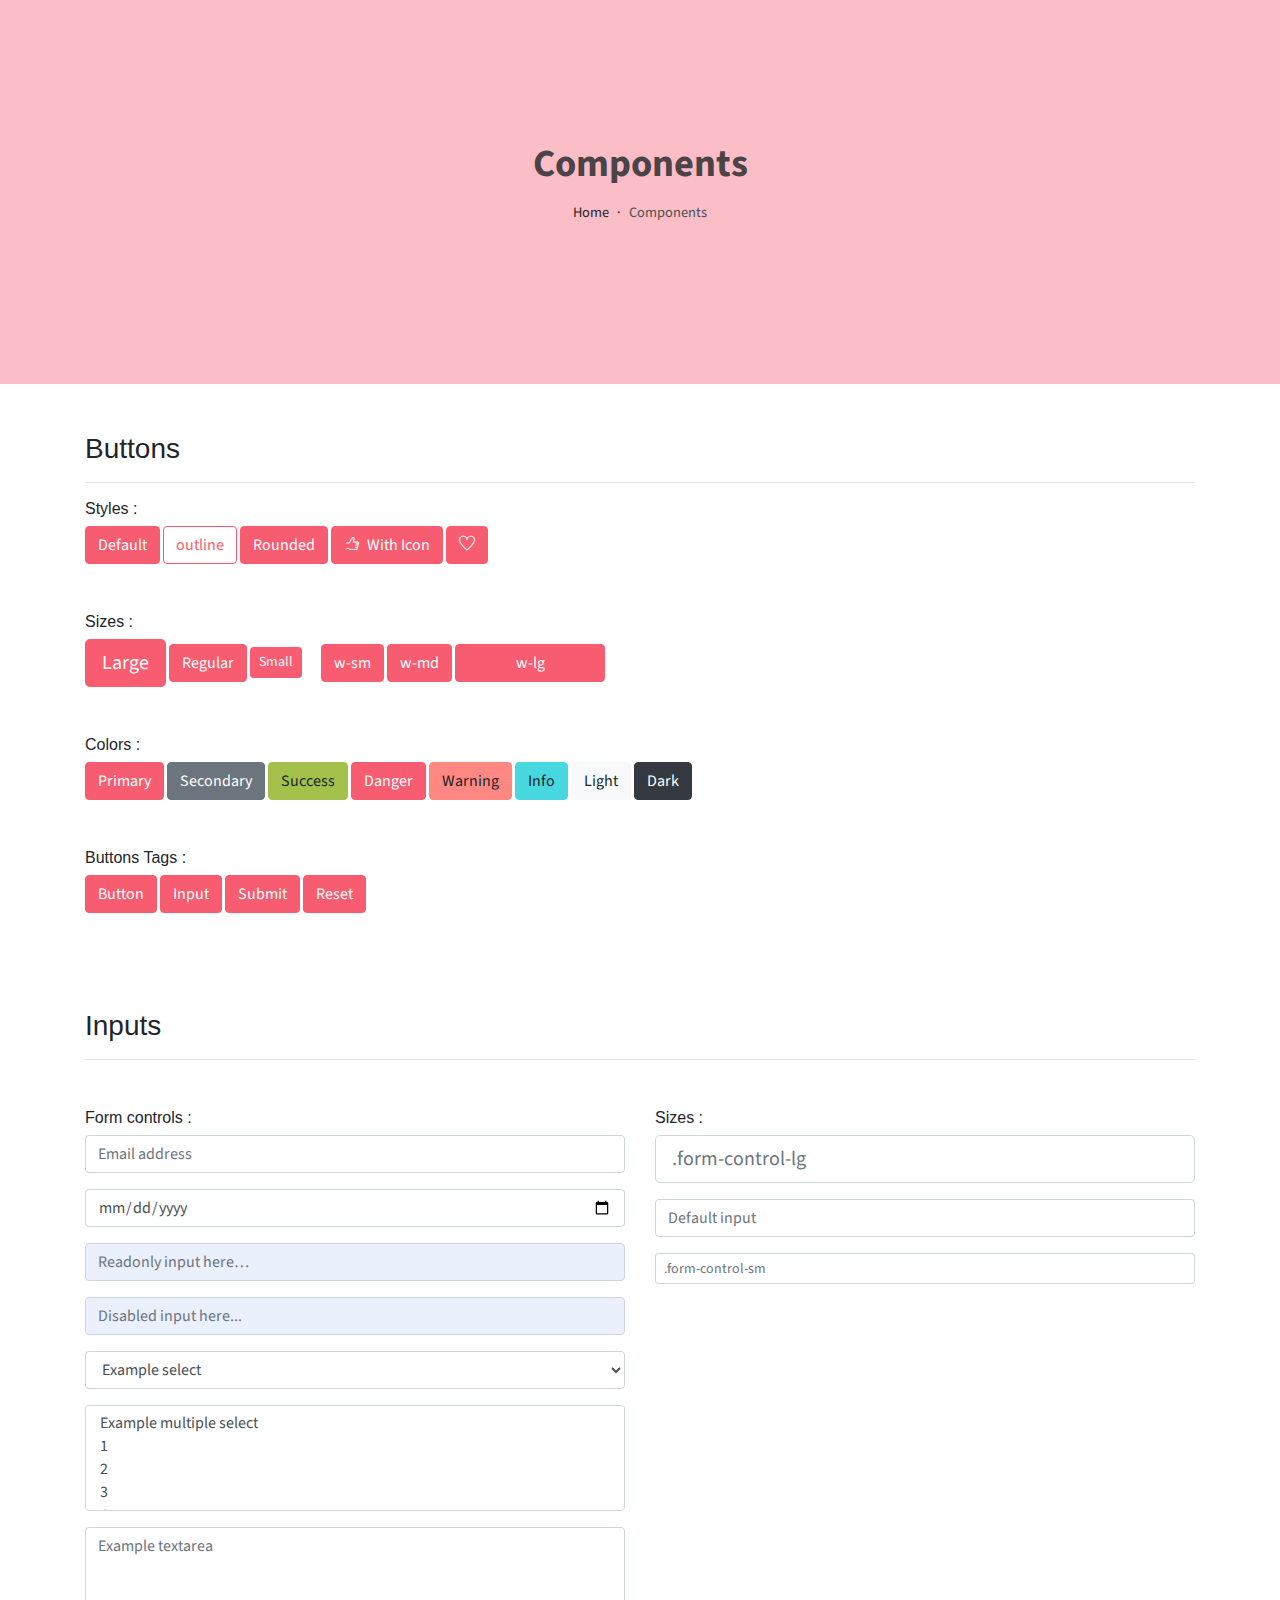
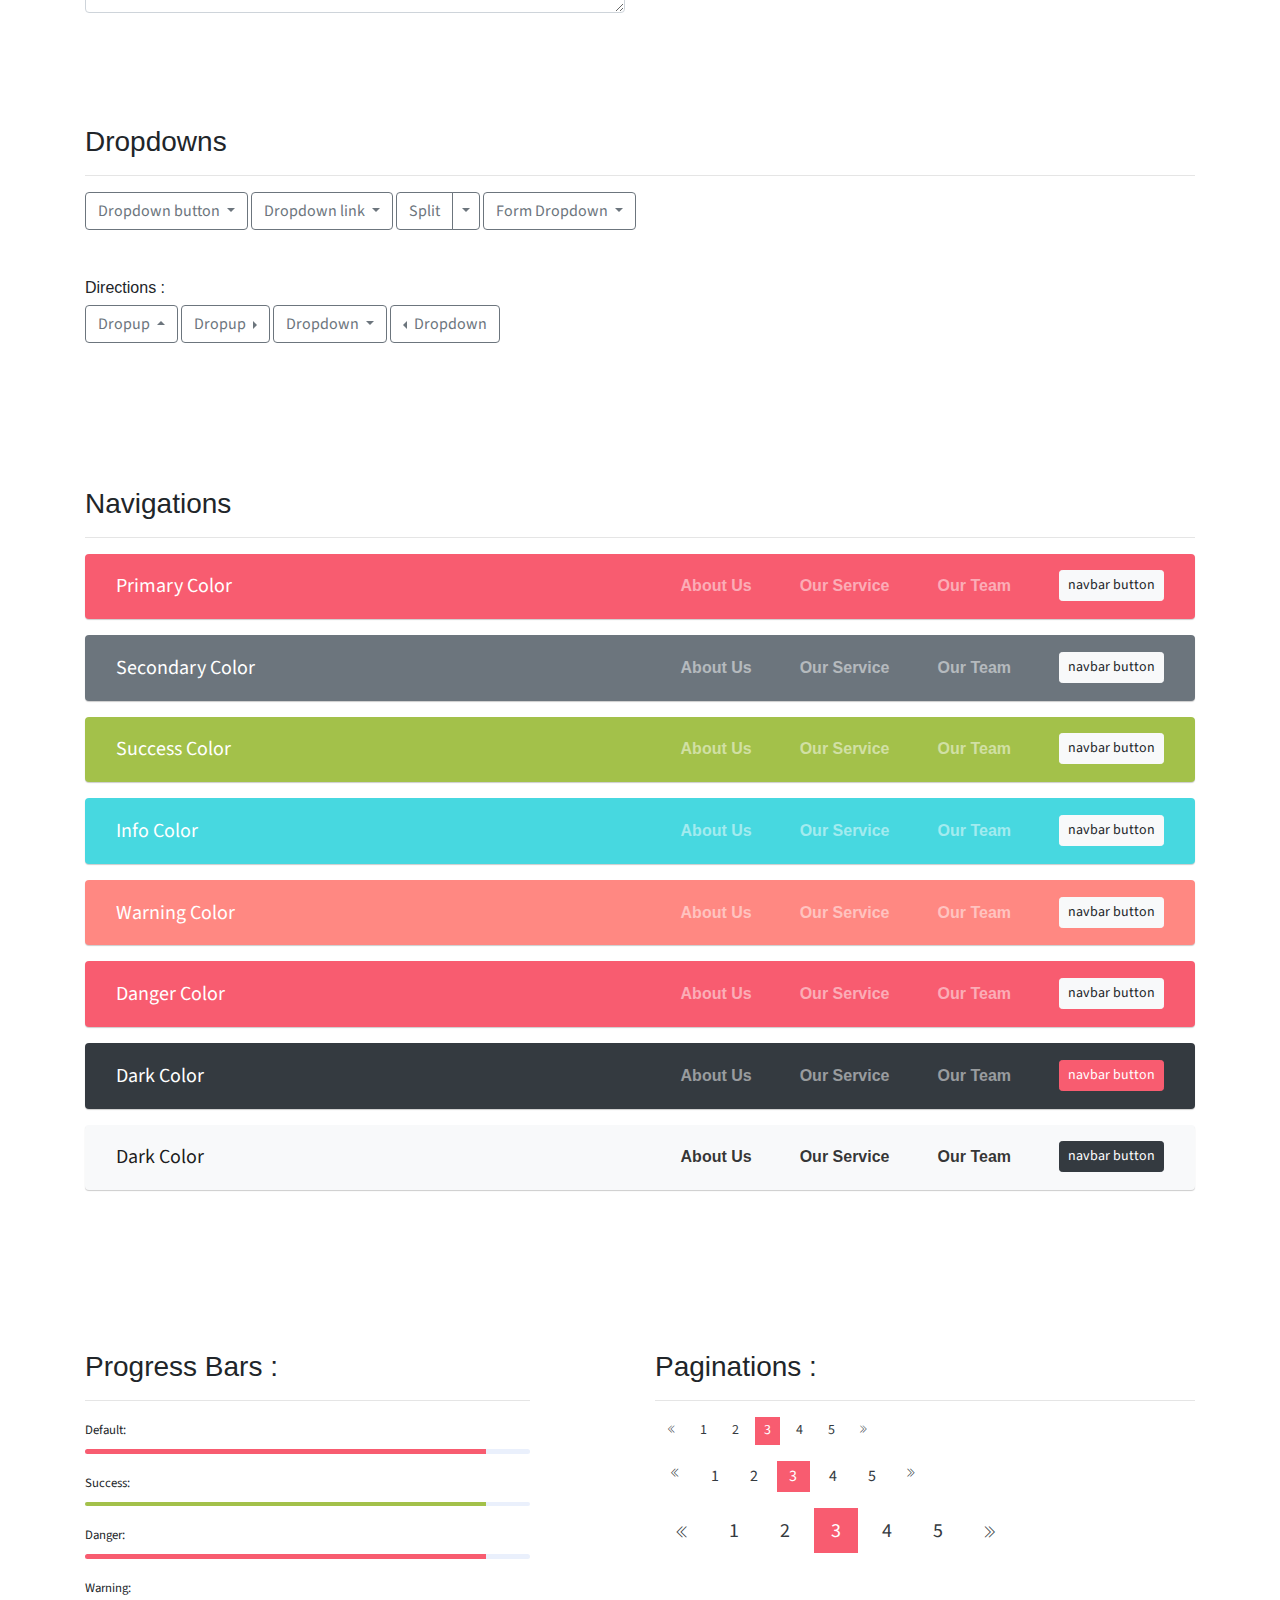
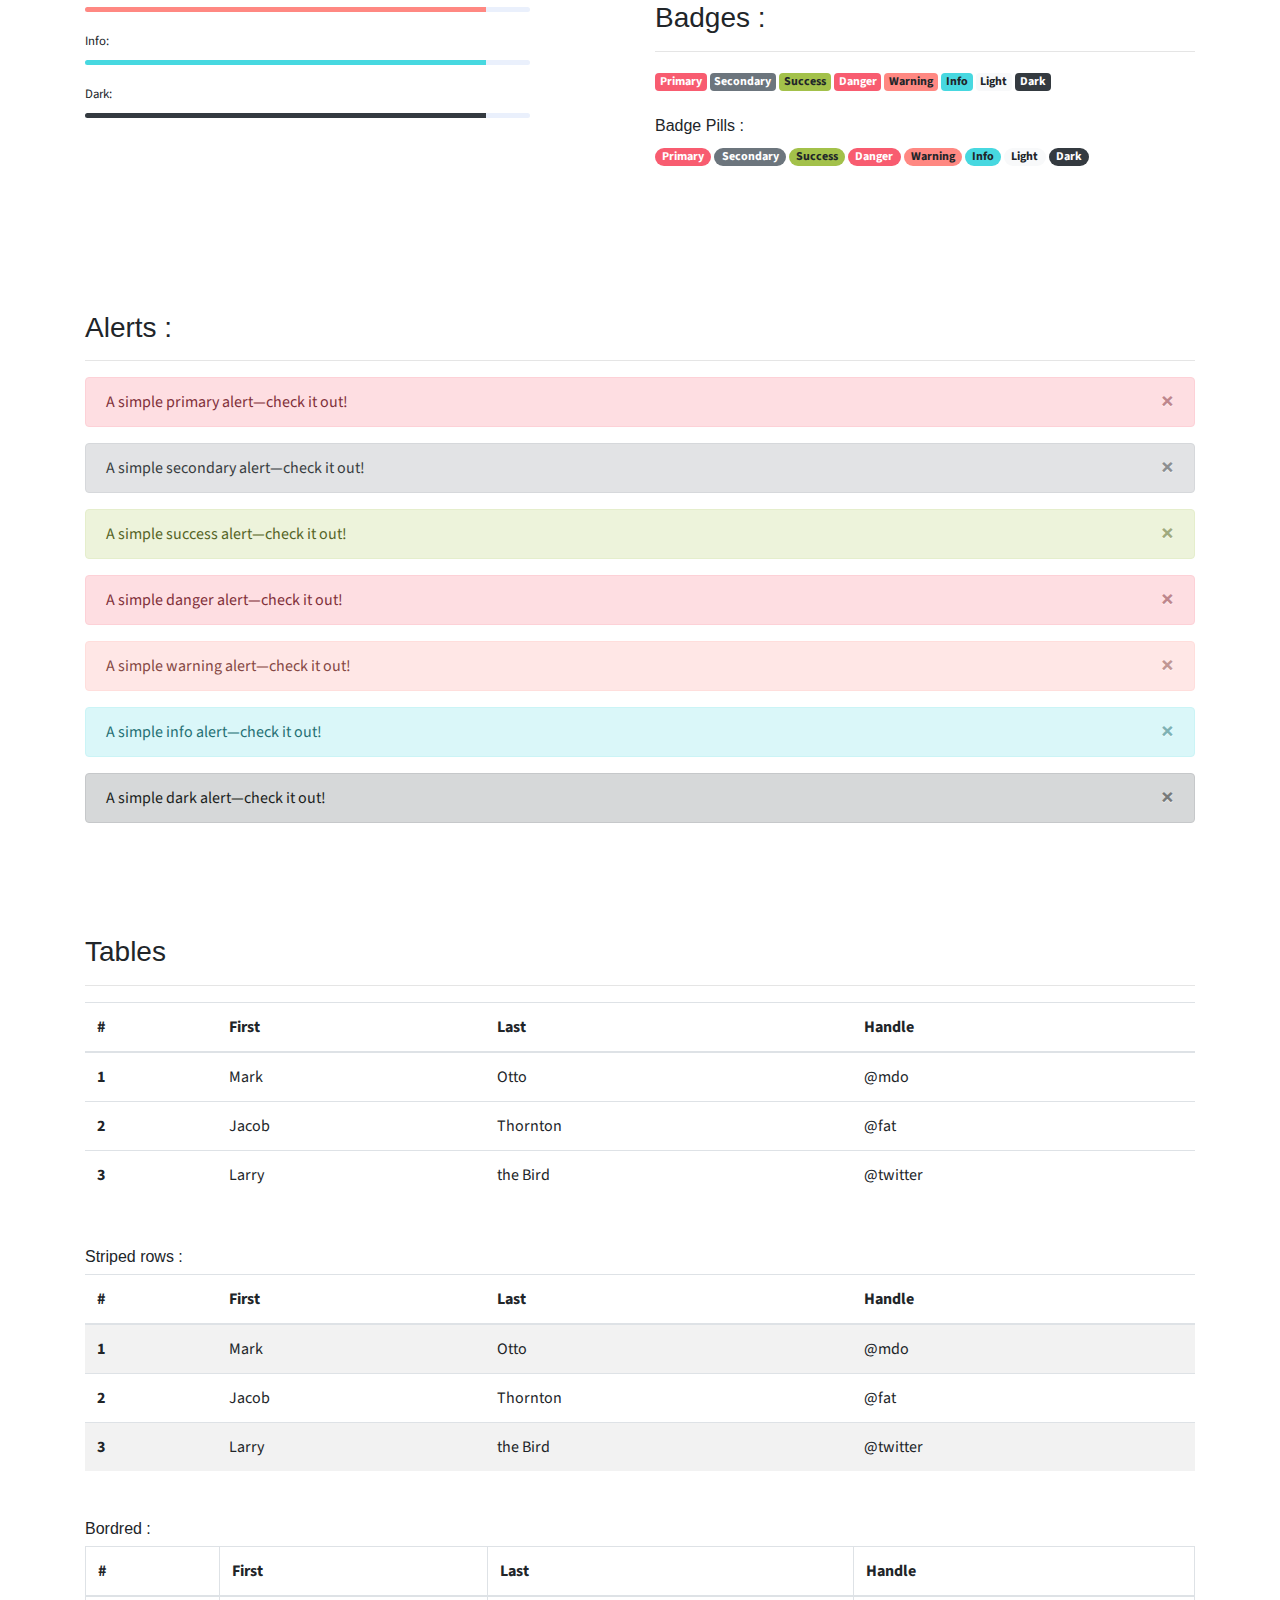
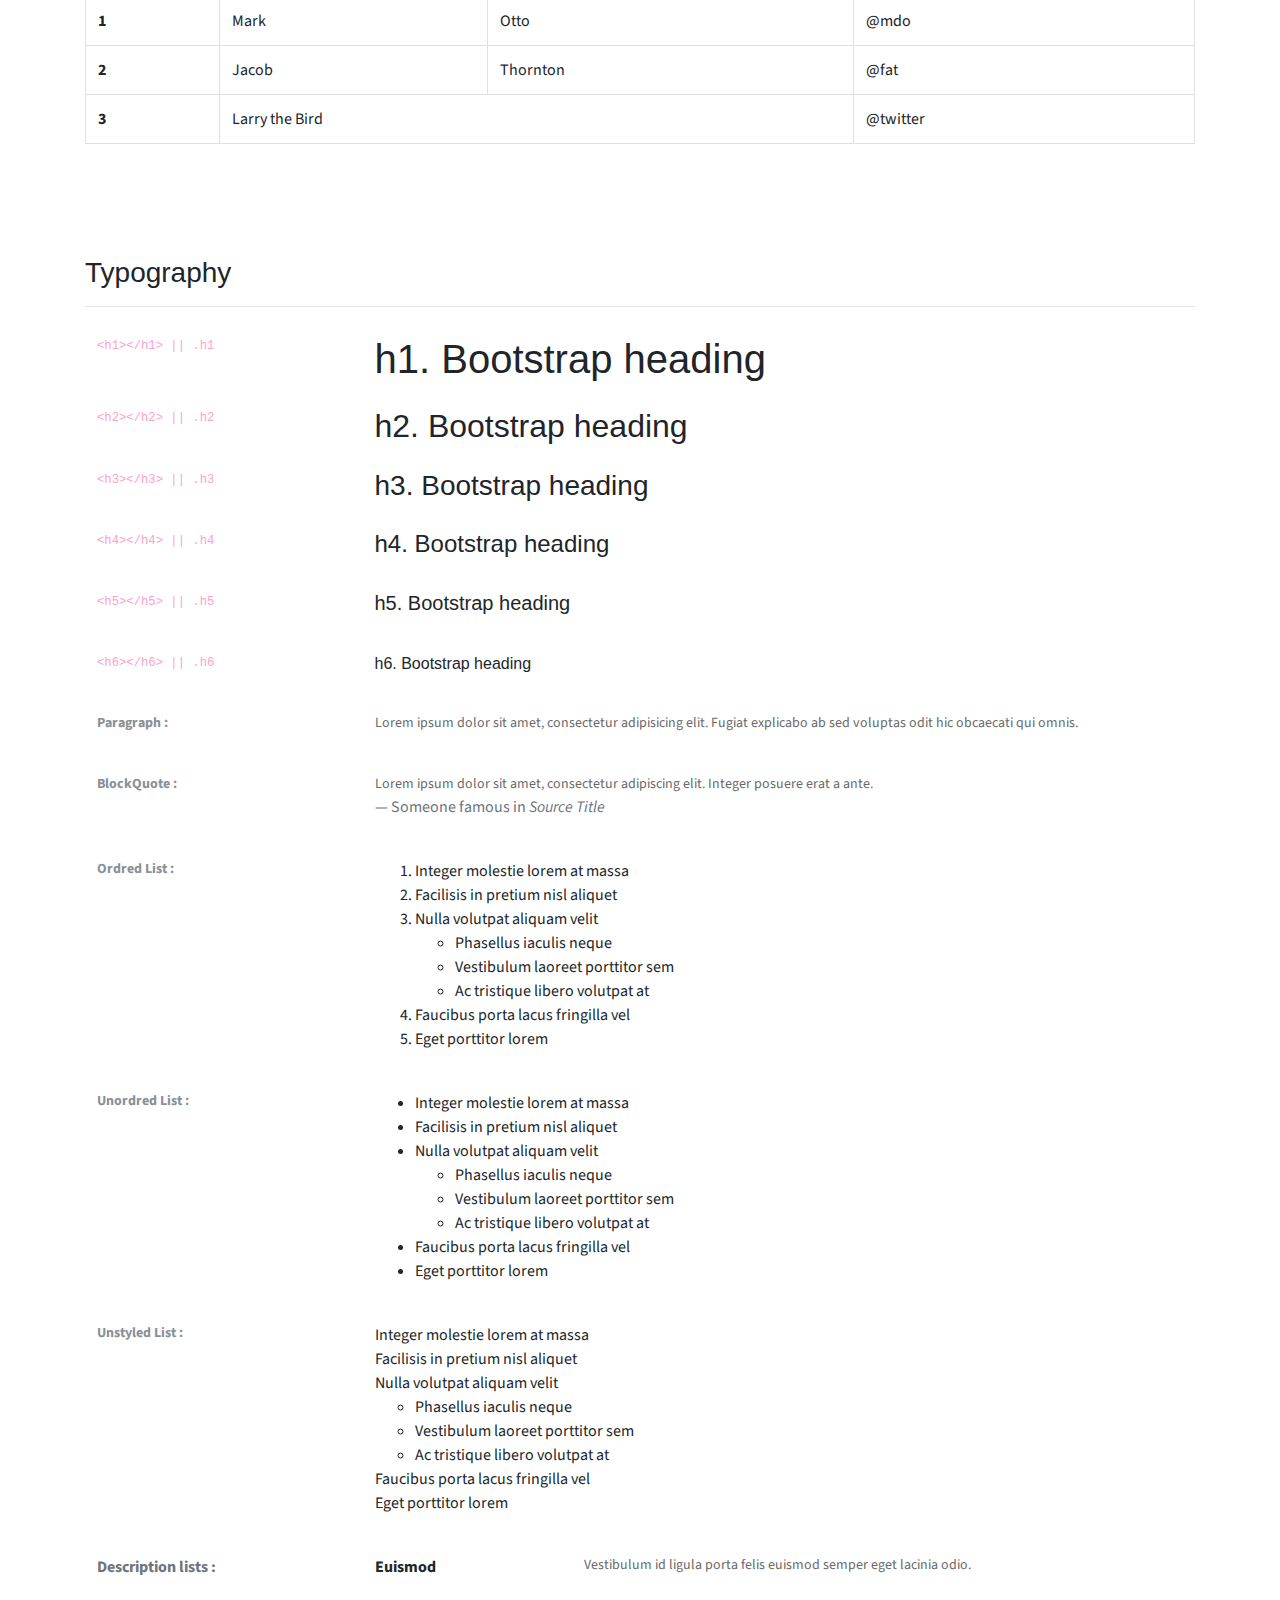
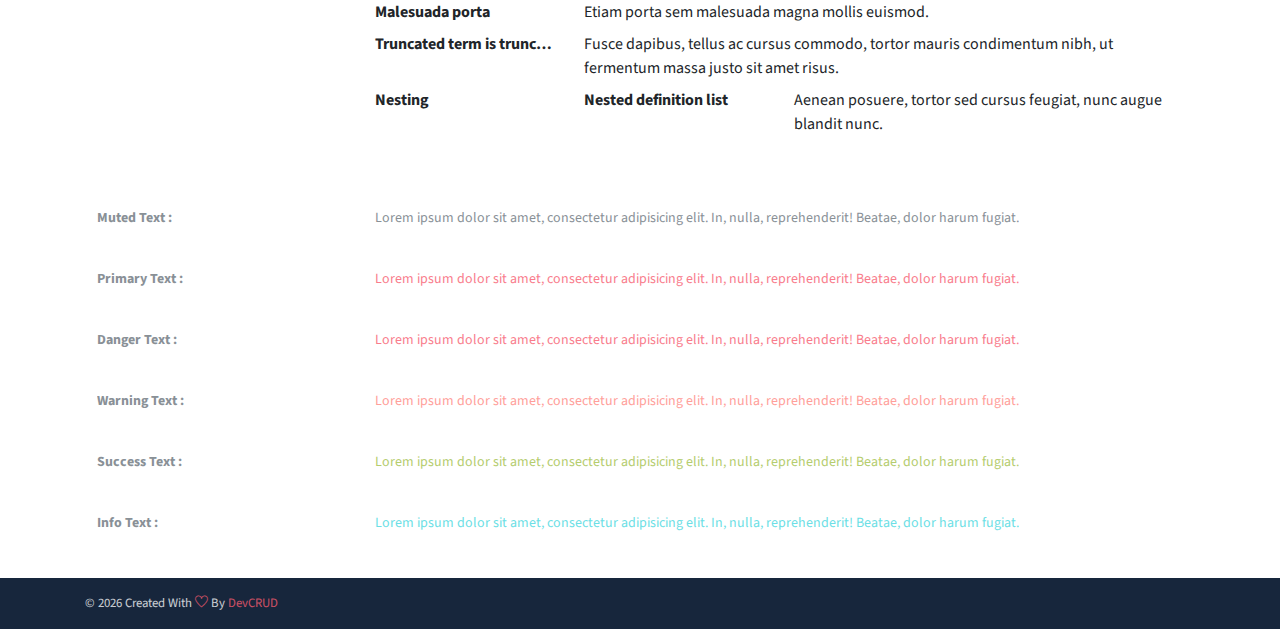
<file: public_html/components.html>
<!DOCTYPE html>
<html lang="en">
<head>
   <meta charset="utf-8">
   <meta name="viewport" content="width=device-width, initial-scale=1, shrink-to-fit=no">
   <meta name="description" content="Start your development with JohnDoe landing page.">
   <meta name="author" content="Devcrud">
   <title>JohnDoe Landing page | Components</title>
   <link rel="icon" href="assets/imgs/favicon.png" type="image/png">
   <!-- font icons -->
   <link rel="stylesheet" href="assets/vendors/themify-icons/css/themify-icons.css">
   <!-- Bootstrap + Steller  -->
   <link rel="stylesheet" href="assets/css/johndoe.css">
</head>
<body>

   <!-- Page Header -->
   <header class="header header-mini"> 
      <div class="header-title">Components</div> 
      <nav aria-label="breadcrumb">
         <ol class="breadcrumb">
            <li class="breadcrumb-item"><a href="/">Home</a></li>
            <li class="breadcrumb-item active" aria-current="page">Components</li>
         </ol>
      </nav>
   </header> <!-- End Of Page Header -->

   <!-- main content -->
   <div class="container">

      <!-- Buttons -->
      <h3 class="mt-5">Buttons</h3>
      <hr>
      <h6 class="section-secondary-title">Styles :</h6>
      <button class="btn btn-primary">Default</button>
      <button class="btn btn-outline-primary">outline</button>
      <button class="btn btn-primary rounded">Rounded</button>
      <button class="btn btn-primary rounded"><i class="ti-thumb-up pr-1"></i> With Icon</button>
      <button class="btn btn-primary circle"><i class="ti-heart"></i></button>

      <h6 class="section-secondary-title mt-5">Sizes :</h6>
      <button class="btn btn-primary btn-lg">Large</button>
      <button class="btn btn-primary ">Regular</button>
      <button class="btn btn-primary btn-sm">Small</button>
      <button class="btn btn-primary w-sm ml-3">w-sm</button>
      <button class="btn btn-primary w-md">w-md</button>
      <button class="btn btn-primary w-lg">w-lg</button>

      <h6 class="section-secondary-title mt-5">Colors :</h6>          
      <button type="button" class="btn btn-primary">Primary</button>
      <button type="button" class="btn btn-secondary">Secondary</button>
      <button type="button" class="btn btn-success">Success</button>
      <button type="button" class="btn btn-danger">Danger</button>
      <button type="button" class="btn btn-warning">Warning</button>
      <button type="button" class="btn btn-info">Info</button>
      <button type="button" class="btn btn-light">Light</button>
      <button type="button" class="btn btn-dark">Dark</button>

      <h6 class="section-secondary-title mt-5">Buttons Tags :</h6>
      <button class="btn btn-primary" type="submit">Button</button>
      <input class="btn btn-primary" type="button" value="Input">
      <input class="btn btn-primary" type="submit" value="Submit">
      <input class="btn btn-primary" type="reset" value="Reset">
      
      <!-- devider -->
      <div class="py-5"></div>

      <!-- Inputs -->
      <h3>Inputs</h3>
      <hr>
      <div class="row mt-5">
         <div class="col-md-6">
            <h6 class="section-secondary-title">Form controls :</h6>        
            <div class="form-group">
               <input type="email" class="form-control" id="exampleFormControlInput1" placeholder="Email address">
            </div>
            <div class="form-group">
               <input type="date" class="form-control" id="exampleFormControlInput1" placeholder="Date">
            </div>
            <div class="form-group">
               <input class="form-control" type="text" placeholder="Readonly input here…" readonly>
            </div>
            <div class="form-group">
               <input class="form-control" id="disabledInput" type="text" placeholder="Disabled input here..." disabled>
            </div>
            <div class="form-group">
               <select class="form-control" id="exampleFormControlSelect1">
                  <option>Example select</option>
                  <option>1</option>
                  <option>2</option>
                  <option>3</option>
                  <option>4</option>
                  <option>5</option>
               </select>
            </div>
            <div class="form-group">
               <select multiple class="form-control" id="exampleFormControlSelect2">
                  <option>Example multiple select</option>
                  <option>1</option>
                  <option>2</option>
                  <option>3</option>
                  <option>4</option>
                  <option>5</option>
               </select>
            </div>
            <div class="form-group">
               <textarea class="form-control" id="exampleFormControlTextarea1" rows="3" placeholder="Example textarea"></textarea>
            </div>
         </div>
         <div class="col-md-6">
            <h6 class="section-secondary-title">Sizes :</h6>    
            <div class="form-group">
               <input class="form-control form-control-lg" type="text" placeholder=".form-control-lg">             
            </div>
            <div class="form-group">
               <input class="form-control" type="text" placeholder="Default input">
            </div>
            <div class="form-group">
               <input class="form-control form-control-sm" type="text" placeholder=".form-control-sm"> 
            </div>
         </div>
      </div> <!-- end of inputs -->   

      <!-- devider -->
      <div class="py-5"></div>             

      <!-- Dropdowns -->
      <h3 class="components-section-title font-weight-normal">Dropdowns</h3>
      <hr>
      <div class="dropdown d-inline-block">
         <button class="btn btn-outline-secondary dropdown-toggle" type="button" id="dropdownMenuButton" data-toggle="dropdown" aria-haspopup="true" aria-expanded="false">
         Dropdown button
         </button>
         <div class="dropdown-menu" aria-labelledby="dropdownMenuButton">
         <a class="dropdown-item" href="#">Action</a>
         <a class="dropdown-item" href="#">Another action</a>
         <a class="dropdown-item" href="#">Something else here</a>
         </div>
      </div>
      <div class="dropdown d-inline-block">
         <a class="btn btn-outline-secondary dropdown-toggle" href="#" role="button" id="dropdownMenuLink" data-toggle="dropdown" aria-haspopup="true" aria-expanded="false">
            Dropdown link
         </a>
         <div class="dropdown-menu" aria-labelledby="dropdownMenuLink">
            <a class="dropdown-item" href="#">Action</a>
            <a class="dropdown-item" href="#">Another action</a>
            <a class="dropdown-item" href="#">Something else here</a>
         </div>
      </div>
      <div class="btn-group">
         <button type="button" class="btn btn-outline-secondary">Split</button>
         <button type="button" class="btn btn-outline-secondary dropdown-toggle dropdown-toggle-split" data-toggle="dropdown" aria-haspopup="true" aria-expanded="false">
         <span class="sr-only">Toggle Dropdown</span>
         </button>
         <div class="dropdown-menu">
            <a class="dropdown-item" href="#">Action</a>
            <a class="dropdown-item" href="#">Another action</a>
            <a class="dropdown-item" href="#">Something else here</a>
            <div class="dropdown-divider"></div>
            <a class="dropdown-item" href="#">Separated link</a>
         </div>
      </div>
      <div class="btn-group">
         <button class="btn btn-outline-secondary dropdown-toggle" type="button" id="dropdownMenuButton" data-toggle="dropdown" aria-haspopup="true" aria-expanded="false">
            Form Dropdown
         </button>
         <div class="dropdown-menu form">
            <form class="px-4 py-3">
               <div class="form-group">
                  <input type="email" class="form-control" id="exampleDropdownFormEmail1" placeholder="email@example.com">
               </div>
               <div class="form-group">
                  <input type="password" class="form-control" id="exampleDropdownFormPassword1" placeholder="Password">
               </div>
               <div class="form-check mb-3">
                  <input type="checkbox" class="form-check-input" id="dropdownCheck">
                  <label class="form-check-label" for="dropdownCheck">
                     Remember me
                  </label>
               </div>
               <button type="submit" class="btn btn-primary btn-block">Sign in</button>
            </form>
            <div class="dropdown-divider"></div>
            <a class="dropdown-item" href="#"><small>New around here? Sign up</small></a>
            <a class="dropdown-item" href="#"><small>Forgot password?</small></a>
         </div>
      </div>       
      <h6 class="section-secondary-title mt-5">Directions :</h6>  
      <div class="btn-group dropup">
         <button type="button" class="btn btn-outline-secondary dropdown-toggle" data-toggle="dropdown" aria-haspopup="true" aria-expanded="false">
            Dropup
         </button>
         <div class="dropdown-menu">
            <a class="dropdown-item" href="#">Action</a>
            <a class="dropdown-item" href="#">Another action</a>
            <a class="dropdown-item" href="#">Something else here</a>
            <div class="dropdown-divider"></div>
            <a class="dropdown-item" href="#">Separated link</a>
         </div>
      </div>
      <div class="btn-group dropright">
         <button type="button" class="btn btn-outline-secondary dropdown-toggle" data-toggle="dropdown" aria-haspopup="true" aria-expanded="false">
            Dropup
         </button>
         <div class="dropdown-menu">
            <a class="dropdown-item" href="#">Action</a>
            <a class="dropdown-item" href="#">Another action</a>
            <a class="dropdown-item" href="#">Something else here</a>
            <div class="dropdown-divider"></div>
            <a class="dropdown-item" href="#">Separated link</a>
         </div>
      </div>
      <div class="btn-group">
         <button type="button" class="btn btn-outline-secondary dropdown-toggle" data-toggle="dropdown" aria-haspopup="true" aria-expanded="false">
            Dropdown
         </button>
         <div class="dropdown-menu">
            <a class="dropdown-item" href="#">Action</a>
            <a class="dropdown-item" href="#">Another action</a>
            <a class="dropdown-item" href="#">Something else here</a>
            <div class="dropdown-divider"></div>
            <a class="dropdown-item" href="#">Separated link</a>
         </div>
      </div>
      <div class="btn-group dropleft">
         <button type="button" class="btn btn-outline-secondary dropdown-toggle" data-toggle="dropdown" aria-haspopup="true" aria-expanded="false">
            Dropdown
         </button>
         <div class="dropdown-menu">
            <a class="dropdown-item" href="#">Action</a>
            <a class="dropdown-item" href="#">Another action</a>
            <a class="dropdown-item" href="#">Something else here</a>
            <div class="dropdown-divider"></div>
            <a class="dropdown-item" href="#">Separated link</a>
         </div>
      </div> <!-- end of Dropdowns -->  

      <!-- devider -->
      <div class="py-5"></div>   

      <!-- navbars -->
      <h3 class="components-section-title font-weight-normal mt-5">Navigations</h3>
      <hr>
      <nav class="navbar navbar-expand-sm navbar-dark bg-primary rounded shadow mb-3">
         <div class="container">
            <a class="navbar-brand" href="#">Primary Color</a>
            <button class="navbar-toggler ml-auto" type="button" data-toggle="collapse" data-target="#navbarSupportedContent" aria-controls="navbarSupportedContent" aria-expanded="false" aria-label="Toggle navigation">
            <span class="navbar-toggler-icon"></span>
            </button>
            <div class="collapse navbar-collapse" id="navbarSupportedContent">
               <ul class="navbar-nav ml-auto"> 
                  <li class="nav-item">
                     <a class="nav-link" href="#about">About Us</a>
                  </li>
                  <li class="nav-item">
                     <a class="nav-link" href="#service">Our Service</a>
                  </li>
                  <li class="nav-item">
                     <a class="nav-link" href="#team">Our Team</a>
                  </li>
                  <li class="nav-item">
                     <a href="#book-table" class="ml-4 mt-1 btn btn-light btn-sm">navbar button</a>
                  </li>
               </ul>                       
            </div>
         </div>
      </nav>
      <nav class="navbar navbar-expand-sm navbar-dark bg-secondary rounded shadow mb-3">
         <div class="container">
            <a class="navbar-brand" href="#">Secondary Color</a>
            <button class="navbar-toggler ml-auto" type="button" data-toggle="collapse" data-target="#navbarSupportedContent" aria-controls="navbarSupportedContent" aria-expanded="false" aria-label="Toggle navigation">
            <span class="navbar-toggler-icon"></span>
            </button>
            <div class="collapse navbar-collapse" id="navbarSupportedContent">
               <ul class="navbar-nav ml-auto"> 
                  <li class="nav-item">
                     <a class="nav-link" href="#about">About Us</a>
                  </li>
                  <li class="nav-item">
                     <a class="nav-link" href="#service">Our Service</a>
                  </li>
                  <li class="nav-item">
                     <a class="nav-link" href="#team">Our Team</a>
                  </li>
                  <li class="nav-item">
                     <a href="#book-table" class="ml-4 mt-1 btn btn-light btn-sm">navbar button</a>
                  </li>
               </ul>                       
            </div>
         </div>
      </nav>
      <nav class="navbar navbar-expand-sm navbar-dark bg-success rounded shadow mb-3">
         <div class="container">
            <a class="navbar-brand" href="#">Success Color</a>
            <button class="navbar-toggler ml-auto" type="button" data-toggle="collapse" data-target="#navbarSupportedContent" aria-controls="navbarSupportedContent" aria-expanded="false" aria-label="Toggle navigation">
            <span class="navbar-toggler-icon"></span>
            </button>
            <div class="collapse navbar-collapse" id="navbarSupportedContent">
               <ul class="navbar-nav ml-auto"> 
                  <li class="nav-item">
                     <a class="nav-link" href="#about">About Us</a>
                  </li>
                  <li class="nav-item">
                     <a class="nav-link" href="#service">Our Service</a>
                  </li>
                  <li class="nav-item">
                     <a class="nav-link" href="#team">Our Team</a>
                  </li>
                  <li class="nav-item">
                     <a href="#book-table" class="ml-4 mt-1 btn btn-light btn-sm">navbar button</a>
                  </li>
               </ul>                       
            </div>
         </div>
      </nav>
      <nav class="navbar navbar-expand-sm navbar-dark bg-info rounded shadow mb-3">
         <div class="container">
            <a class="navbar-brand" href="#">Info Color</a>
            <button class="navbar-toggler ml-auto" type="button" data-toggle="collapse" data-target="#navbarSupportedContent" aria-controls="navbarSupportedContent" aria-expanded="false" aria-label="Toggle navigation">
            <span class="navbar-toggler-icon"></span>
            </button>
            <div class="collapse navbar-collapse" id="navbarSupportedContent">
               <ul class="navbar-nav ml-auto"> 
                  <li class="nav-item">
                     <a class="nav-link" href="#about">About Us</a>
                  </li>
                  <li class="nav-item">
                     <a class="nav-link" href="#service">Our Service</a>
                  </li>
                  <li class="nav-item">
                     <a class="nav-link" href="#team">Our Team</a>
                  </li>
                  <li class="nav-item">
                     <a href="#book-table" class="ml-4 mt-1 btn btn-light btn-sm">navbar button</a>
                  </li>
               </ul>                       
            </div>
         </div>
      </nav>
      <nav class="navbar navbar-expand-sm navbar-dark bg-warning rounded shadow mb-3">
         <div class="container">
            <a class="navbar-brand" href="#">Warning Color</a>
            <button class="navbar-toggler ml-auto" type="button" data-toggle="collapse" data-target="#navbarSupportedContent" aria-controls="navbarSupportedContent" aria-expanded="false" aria-label="Toggle navigation">
            <span class="navbar-toggler-icon"></span>
            </button>
            <div class="collapse navbar-collapse" id="navbarSupportedContent">
               <ul class="navbar-nav ml-auto"> 
                  <li class="nav-item">
                     <a class="nav-link" href="#about">About Us</a>
                  </li>
                  <li class="nav-item">
                     <a class="nav-link" href="#service">Our Service</a>
                  </li>
                  <li class="nav-item">
                     <a class="nav-link" href="#team">Our Team</a>
                  </li>
                  <li class="nav-item">
                     <a href="#book-table" class="ml-4 mt-1 btn btn-light btn-sm">navbar button</a>
                  </li>
               </ul>                       
            </div>
         </div>
      </nav>
      <nav class="navbar navbar-expand-sm navbar-dark bg-danger rounded shadow mb-3">
         <div class="container">
            <a class="navbar-brand" href="#">Danger Color</a>
            <button class="navbar-toggler ml-auto" type="button" data-toggle="collapse" data-target="#navbarSupportedContent" aria-controls="navbarSupportedContent" aria-expanded="false" aria-label="Toggle navigation">
            <span class="navbar-toggler-icon"></span>
            </button>
            <div class="collapse navbar-collapse" id="navbarSupportedContent">
               <ul class="navbar-nav ml-auto"> 
                  <li class="nav-item">
                     <a class="nav-link" href="#about">About Us</a>
                  </li>
                  <li class="nav-item">
                     <a class="nav-link" href="#service">Our Service</a>
                  </li>
                  <li class="nav-item">
                     <a class="nav-link" href="#team">Our Team</a>
                  </li>
                  <li class="nav-item">
                     <a href="#book-table" class="ml-4 mt-1 btn btn-light btn-sm">navbar button</a>
                  </li>
               </ul>                       
            </div>
         </div>
      </nav>
      <nav class="navbar navbar-expand-sm navbar-dark bg-dark rounded shadow mb-3">
         <div class="container">
            <a class="navbar-brand" href="#">Dark Color</a>
            <button class="navbar-toggler ml-auto" type="button" data-toggle="collapse" data-target="#navbarSupportedContent" aria-controls="navbarSupportedContent" aria-expanded="false" aria-label="Toggle navigation">
            <span class="navbar-toggler-icon"></span>
            </button>
            <div class="collapse navbar-collapse" id="navbarSupportedContent">
               <ul class="navbar-nav ml-auto"> 
                  <li class="nav-item">
                     <a class="nav-link" href="#about">About Us</a>
                  </li>
                  <li class="nav-item">
                     <a class="nav-link" href="#service">Our Service</a>
                  </li>
                  <li class="nav-item">
                     <a class="nav-link" href="#team">Our Team</a>
                  </li>
                  <li class="nav-item">
                     <a href="#book-table" class="ml-4 mt-1 btn btn-primary btn-sm">navbar button</a>
                  </li>
               </ul>                       
            </div>
         </div>
      </nav>
      <nav class="navbar navbar-expand-sm navbar-light bg-light rounded shadow mb-3">
         <div class="container">
            <a class="navbar-brand" href="#">Dark Color</a>
            <button class="navbar-toggler ml-auto" type="button" data-toggle="collapse" data-target="#navbarSupportedContent" aria-controls="navbarSupportedContent" aria-expanded="false" aria-label="Toggle navigation">
            <span class="navbar-toggler-icon"></span>
            </button>
            <div class="collapse navbar-collapse" id="navbarSupportedContent">
               <ul class="navbar-nav ml-auto"> 
                  <li class="nav-item">
                     <a class="nav-link" href="#about">About Us</a>
                  </li>
                  <li class="nav-item">
                     <a class="nav-link" href="#service">Our Service</a>
                  </li>
                  <li class="nav-item">
                     <a class="nav-link" href="#team">Our Team</a>
                  </li>
                  <li class="nav-item">
                     <a href="#book-table" class="ml-4 mt-1 btn btn-dark btn-sm">navbar button</a>
                  </li>
               </ul>                       
            </div>
         </div>
      </nav>
      <!-- End of navbars -->

      <!-- devider -->
      <div class="py-5"></div>   
      
      <!-- progress bars -->
      <div class="row justify-content-between">
         <div class="col-md-5">
            <h3 class="components-section-title font-weight-normal mt-5">Progress Bars :</h3>
            <hr>
            <small>Default: </small>
            <div class="progress mt-2 mb-3">
               <div class="progress-bar" role="progressbar" style="width: 90%" aria-valuenow="25" aria-valuemin="0" aria-valuemax="100"></div>
            </div>
            <small>Success:</small>
            <div class="progress mt-2 mb-3">
               <div class="progress-bar bg-success" role="progressbar" style="width: 90%" aria-valuenow="25" aria-valuemin="0" aria-valuemax="100"></div>
            </div>
            <small>Danger:</small>
            <div class="progress mt-2 mb-3">
               <div class="progress-bar bg-danger" role="progressbar" style="width: 90%" aria-valuenow="25" aria-valuemin="0" aria-valuemax="100"></div>
            </div>
            <small>Warning:</small>
            <div class="progress mt-2 mb-3">
               <div class="progress-bar bg-warning" role="progressbar" style="width: 90%" aria-valuenow="25" aria-valuemin="0" aria-valuemax="100"></div>
            </div>
            <small>Info:</small>
            <div class="progress mt-2 mb-3">
               <div class="progress-bar bg-info" role="progressbar" style="width: 90%" aria-valuenow="25" aria-valuemin="0" aria-valuemax="100"></div>
            </div>
            <small>Dark:</small>
            <div class="progress mt-2 mb-3">
               <div class="progress-bar bg-dark" role="progressbar" style="width: 90%" aria-valuenow="25" aria-valuemin="0" aria-valuemax="100"></div>
            </div>
         </div>
         <div class="col-md-6">
            <h3 class="components-section-title font-weight-normal mt-5">Paginations :</h3>
            <hr>
            <nav aria-label="Page navigation example">
               <ul class="pagination pagination-sm">
                  <li class="page-item"><a class="page-link" href="#"><i class="ti-angle-double-left"></i></a></li>
                  <li class="page-item"><a class="page-link" href="#">1</a></li>
                  <li class="page-item"><a class="page-link" href="#">2</a></li>
                  <li class="page-item active"><a class="page-link" href="#">3</a></li>
                  <li class="page-item"><a class="page-link" href="#">4</a></li>
                  <li class="page-item"><a class="page-link" href="#">5</a></li>
                  <li class="page-item"><a class="page-link" href="#"><i class="ti-angle-double-right"></i></a></li>
               </ul>
            </nav>
            <nav aria-label="Page navigation example">
               <ul class="pagination">
               <li class="page-item"><a class="page-link" href="#"><i class="ti-angle-double-left"></i></a></li>
                  <li class="page-item"><a class="page-link" href="#">1</a></li>
                  <li class="page-item"><a class="page-link" href="#">2</a></li>
                  <li class="page-item active"><a class="page-link" href="#">3</a></li>
                  <li class="page-item"><a class="page-link" href="#">4</a></li>
                  <li class="page-item"><a class="page-link" href="#">5</a></li>
                  <li class="page-item"><a class="page-link" href="#"><i class="ti-angle-double-right"></i></a></li>
               </ul>
            </nav>
            <nav aria-label="Page navigation example">
               <ul class="pagination pagination-lg">
                  <li class="page-item"><a class="page-link" href="#"><i class="ti-angle-double-left"></i></a></li>
                  <li class="page-item"><a class="page-link" href="#">1</a></li>
                  <li class="page-item"><a class="page-link" href="#">2</a></li>
                  <li class="page-item active"><a class="page-link" href="#">3</a></li>
                  <li class="page-item"><a class="page-link" href="#">4</a></li>
                  <li class="page-item"><a class="page-link" href="#">5</a></li>
                  <li class="page-item"><a class="page-link" href="#"><i class="ti-angle-double-right"></i></a></li>
               </ul>
            </nav>

            <!-- Badges -->
            <h3 class="components-section-title font-weight-normal mt-5">Badges :</h3>
            <hr>
            <span class="badge badge-primary">Primary</span>
            <span class="badge badge-secondary">Secondary</span>
            <span class="badge badge-success">Success</span>
            <span class="badge badge-danger">Danger</span>
            <span class="badge badge-warning">Warning</span>
            <span class="badge badge-info">Info</span>
            <span class="badge badge-light">Light</span>
            <span class="badge badge-dark">Dark</span>
            <h6 class="section-secondary-title mt-4 mb-2">Badge Pills :</h6>
            <span class="badge badge-pill badge-primary">Primary</span>
            <span class="badge badge-pill badge-secondary">Secondary</span>
            <span class="badge badge-pill badge-success">Success</span>
            <span class="badge badge-pill badge-danger">Danger</span>
            <span class="badge badge-pill badge-warning">Warning</span>
            <span class="badge badge-pill badge-info">Info</span>
            <span class="badge badge-pill badge-light">Light</span>
            <span class="badge badge-pill badge-dark">Dark</span>
         </div>
      </div> <!-- End of Progress bars -->

      <!-- devider -->
      <div class="py-5"></div>  

      <!-- Alerts -->
      <h3 class="components-section-title font-weight-normal mt-5">Alerts :</h3>
      <hr>
      <div class="alert alert-primary alert-dismissible fade show" role="alert">
         A simple primary alert—check it out!
         <button type="button" class="close" data-dismiss="alert" aria-label="Close">
            <span aria-hidden="true">&times;</span>
         </button>
      </div>
      <div class="alert alert-secondary alert-dismissible fade show" role="alert">
         A simple secondary alert—check it out!
         <button type="button" class="close" data-dismiss="alert" aria-label="Close">
            <span aria-hidden="true">&times;</span>
         </button>
      </div>
      <div class="alert alert-success alert-dismissible fade show" role="alert">
         A simple success alert—check it out!
         <button type="button" class="close" data-dismiss="alert" aria-label="Close">
            <span aria-hidden="true">&times;</span>
         </button>
      </div>
      <div class="alert alert-danger alert-dismissible fade show" role="alert">
         A simple danger alert—check it out!
         <button type="button" class="close" data-dismiss="alert" aria-label="Close">
            <span aria-hidden="true">&times;</span>
         </button>
      </div>
      <div class="alert alert-warning alert-dismissible fade show" role="alert">
         A simple warning alert—check it out!
         <button type="button" class="close" data-dismiss="alert" aria-label="Close">
            <span aria-hidden="true">&times;</span>
         </button>
      </div>
      <div class="alert alert-info alert-dismissible fade show" role="alert">
         A simple info alert—check it out!
         <button type="button" class="close" data-dismiss="alert" aria-label="Close">
            <span aria-hidden="true">&times;</span>
         </button>
      </div>
      <div class="alert alert-dark alert-dismissible fade show" role="alert">
         A simple dark alert—check it out!
         <button type="button" class="close" data-dismiss="alert" aria-label="Close">
            <span aria-hidden="true">&times;</span>
         </button>
      </div>
      <!-- end of alerts -->

      <!-- devider -->
      <div class="py-5"></div> 
   
      <!-- tables -->
      <h3 class="components-section-title">Tables</h3>
      <hr>
      <table class="table">
         <thead>
            <tr>
               <th scope="col">#</th>
               <th scope="col">First</th>
               <th scope="col">Last</th>
               <th scope="col">Handle</th>
            </tr>
         </thead>
         <tbody>
            <tr>
               <th scope="row">1</th>
               <td>Mark</td>
               <td>Otto</td>
               <td>@mdo</td>
            </tr>
            <tr>
               <th scope="row">2</th>
               <td>Jacob</td>
               <td>Thornton</td>
               <td>@fat</td>
            </tr>
            <tr>
               <th scope="row">3</th>
               <td>Larry</td>
               <td>the Bird</td>
               <td>@twitter</td>
            </tr>
         </tbody>
      </table>

      <h6 class="section-secondary-title mt-5">Striped rows :</h6>
      <table class="table table-striped">
         <thead>
            <tr>
               <th scope="col">#</th>
               <th scope="col">First</th>
               <th scope="col">Last</th>
               <th scope="col">Handle</th>
            </tr>
         </thead>
         <tbody>
            <tr>
               <th scope="row">1</th>
               <td>Mark</td>
               <td>Otto</td>
               <td>@mdo</td>
            </tr>
            <tr>
               <th scope="row">2</th>
               <td>Jacob</td>
               <td>Thornton</td>
               <td>@fat</td>
            </tr>
            <tr>
               <th scope="row">3</th>
               <td>Larry</td>
               <td>the Bird</td>
               <td>@twitter</td>
            </tr>
         </tbody>
      </table>

      <h6 class="section-secondary-title mt-5">Bordred :</h6>
      <table class="table table-bordered">
         <thead>
            <tr>
               <th scope="col">#</th>
               <th scope="col">First</th>
               <th scope="col">Last</th>
               <th scope="col">Handle</th>
            </tr>
         </thead>
         <tbody>
            <tr>
               <th scope="row">1</th>
               <td>Mark</td>
               <td>Otto</td>
               <td>@mdo</td>
            </tr>
            <tr>
               <th scope="row">2</th>
               <td>Jacob</td>
               <td>Thornton</td>
               <td>@fat</td>
            </tr>
            <tr>
               <th scope="row">3</th>
               <td colspan="2">Larry the Bird</td>
               <td>@twitter</td>
            </tr>
         </tbody>
      </table>
      <!-- end of tables -->

      <!-- devider -->
      <div class="py-5"></div> 

      <!-- typography -->
      <h3 class="components-section-title">Typography</h3>
      <hr>
     
      <table class="table table-borderless v-align-center">
         <tbody>
            <tr>
               <td>
                  <p><code class="highlighter-rouge">&lt;h1&gt;&lt;/h1&gt; || .h1</code></p>
               </td>
               <td class="w-75"><span class="h1">h1. Bootstrap heading</span></td>
            </tr>
            <tr>
               <td>
                  <p><code class="highlighter-rouge">&lt;h2&gt;&lt;/h2&gt; || .h2</code></p>
               </td>
               <td><span class="h2">h2. Bootstrap heading</span></td>
            </tr>
            <tr>
               <td>
                  <p><code class="highlighter-rouge">&lt;h3&gt;&lt;/h3&gt; || .h3</code></p>
               </td>
               <td><span class="h3">h3. Bootstrap heading</span></td>
            </tr>
            <tr>
               <td>
                  <p><code class="highlighter-rouge">&lt;h4&gt;&lt;/h4&gt; || .h4</code></p>
               </td>
               <td><span class="h4">h4. Bootstrap heading</span></td>
            </tr>
            <tr>
               <td>
                  <p><code class="highlighter-rouge">&lt;h5&gt;&lt;/h5&gt; || .h5</code></p>
               </td>
               <td><span class="h5">h5. Bootstrap heading</span></td>
            </tr>
            <tr>
               <td>
                  <p><code class="highlighter-rouge">&lt;h6&gt;&lt;/h6&gt; || .h6</code></p>
               </td>
               <td><span class="h6">h6. Bootstrap heading</span></td>
            </tr>
            <tr>
               <td>
                  <p class="font-weight-bold text-muted">Paragraph :</p>
               </td>
               <td><p>Lorem ipsum dolor sit amet, consectetur adipisicing elit. Fugiat explicabo ab sed voluptas odit hic obcaecati qui omnis.</p></td>
            </tr>
            <tr>
               <td>
                  <p class="font-weight-bold text-muted">BlockQuote :</p>
               </td>
               <td>
                  <blockquote class="blockquote">
                     <p class="mb-0">Lorem ipsum dolor sit amet, consectetur adipiscing elit. Integer posuere erat a ante.</p>
                     <footer class="blockquote-footer">Someone famous in <cite title="Source Title">Source Title</cite></footer>
                  </blockquote>
               </td>
            </tr>

            
            <tr>
               <td><p class="font-weight-bold text-muted">Ordred List :</p></td>
               <td>
                  <ol>
                     <li>Integer molestie lorem at massa</li>
                     <li>Facilisis in pretium nisl aliquet</li>
                     <li>Nulla volutpat aliquam velit
                        <ul>
                           <li>Phasellus iaculis neque</li>
                           <li>Vestibulum laoreet porttitor sem</li>
                           <li>Ac tristique libero volutpat at</li>
                        </ul>
                     </li>
                     <li>Faucibus porta lacus fringilla vel</li>
                     <li>Eget porttitor lorem</li>
                  </ol>
               </td>
            </tr>
            <tr>
               <td><p class="font-weight-bold text-muted">Unordred List :</p></td>
               <td>
                  <ul >
                     <li>Integer molestie lorem at massa</li>
                     <li>Facilisis in pretium nisl aliquet</li>
                     <li>Nulla volutpat aliquam velit
                        <ul>
                           <li>Phasellus iaculis neque</li>
                           <li>Vestibulum laoreet porttitor sem</li>
                           <li>Ac tristique libero volutpat at</li>
                        </ul>
                     </li>
                     <li>Faucibus porta lacus fringilla vel</li>
                     <li>Eget porttitor lorem</li>
                  </ul>
               </td>
            </tr>
            <tr>
               <td><p class="font-weight-bold text-muted">Unstyled List :</p></td>
               <td>
                  <ul class="list-unstyled">
                     <li>Integer molestie lorem at massa</li>
                     <li>Facilisis in pretium nisl aliquet</li>
                     <li>Nulla volutpat aliquam velit
                        <ul>
                           <li>Phasellus iaculis neque</li>
                           <li>Vestibulum laoreet porttitor sem</li>
                           <li>Ac tristique libero volutpat at</li>
                        </ul>
                     </li>
                     <li>Faucibus porta lacus fringilla vel</li>
                     <li>Eget porttitor lorem</li>
                  </ul>
               </td>
            </tr>
            <tr>
               <td class="font-weight-bold text-muted">Description lists : </td>
               <td>
                  <dl class="row">
                     <dt class="col-sm-3">Euismod</dt>
                     <dd class="col-sm-9">
                        <p>Vestibulum id ligula porta felis euismod semper eget lacinia odio.</p>
                     </dd>

                     <dt class="col-sm-3">Malesuada porta</dt>
                     <dd class="col-sm-9">Etiam porta sem malesuada magna mollis euismod.</dd>

                     <dt class="col-sm-3 text-truncate">Truncated term is truncated</dt>
                     <dd class="col-sm-9">Fusce dapibus, tellus ac cursus commodo, tortor mauris condimentum nibh, ut fermentum massa justo sit amet risus.</dd>

                     <dt class="col-sm-3">Nesting</dt>
                     <dd class="col-sm-9">
                        <dl class="row">
                           <dt class="col-sm-4">Nested definition list</dt>
                           <dd class="col-sm-8">Aenean posuere, tortor sed cursus feugiat, nunc augue blandit nunc.</dd>
                        </dl>
                     </dd>
                  </dl>
               </td>
            </tr>
            <tr>
               <td>
                  <p class="font-weight-bold text-muted">Muted Text :</p>
               </td>
               <td>
                  <p class="text-muted">Lorem ipsum dolor sit amet, consectetur adipisicing elit. In, nulla, reprehenderit! Beatae, dolor harum fugiat.</p>
               </td>
            </tr>
            <tr>
               <td>
                  <p class="font-weight-bold text-muted">Primary Text :</p>
               </td>
               <td>
                  <p class="text-primary">Lorem ipsum dolor sit amet, consectetur adipisicing elit. In, nulla, reprehenderit! Beatae, dolor harum fugiat.</p>
               </td>
            </tr>
            <tr>
               <td>
                  <p class="font-weight-bold text-muted">Danger Text :</p>
               </td>
               <td>
                  <p class="text-danger">Lorem ipsum dolor sit amet, consectetur adipisicing elit. In, nulla, reprehenderit! Beatae, dolor harum fugiat.</p>
               </td>
            </tr>
            <tr>
               <td>
                  <p class="font-weight-bold text-muted">Warning Text :</p>
               </td>
               <td>
                  <p class="text-warning">Lorem ipsum dolor sit amet, consectetur adipisicing elit. In, nulla, reprehenderit! Beatae, dolor harum fugiat.</p>
               </td>
            </tr>
            <tr>
               <td>
                  <p class="font-weight-bold text-muted">Success Text :</p>
               </td>
               <td>
                  <p class="text-success">Lorem ipsum dolor sit amet, consectetur adipisicing elit. In, nulla, reprehenderit! Beatae, dolor harum fugiat.</p>
               </td>
            </tr>
            <tr>
               <td>
                  <p class="font-weight-bold text-muted">Info Text :</p>
               </td>
               <td>
                  <p class="text-info">Lorem ipsum dolor sit amet, consectetur adipisicing elit. In, nulla, reprehenderit! Beatae, dolor harum fugiat.</p>
               </td>
            </tr>
         </tbody>
      </table>
   </div>
   <!-- end of typography -->

   <!-- Page Footer -->
   <footer class="footer py-3">
        <div class="container">
            <p class="small mb-0 text-light">
                &copy; <script>document.write(new Date().getFullYear())</script> Created With <i class="ti-heart text-danger"></i> By <a href="http://devcrud.com" target="_blank"><span class="text-danger" title="Bootstrap 4 Themes and Dashboards">DevCRUD</span></a> 
            </p>
        </div>
    </footer>
   <!-- End of Page Footer -->  
   
   <!-- core  -->
   <script src="assets/vendors/jquery/jquery-3.4.1.js"></script>
   <script src="assets/vendors/bootstrap/bootstrap.bundle.js"></script>

</body>
</html>
</file>
<file: public_html/assets/vendors/themify-icons/css/themify-icons.css>
@font-face {
	font-family: 'themify';
	src:url("../fonts/themify.eot?-fvbane");
	src:url("../fonts/themify.eot?#iefix-fvbane") format("embedded-opentype"),
		url("../fonts/themify.woff?-fvbane") format("woff"),
		url("../fonts/themify.ttf?-fvbane") format("truetype"),
		url("../fonts/themify.svg?-fvbane#themify") format("svg");
	font-weight: normal;
	font-style: normal;
}

[class^="ti-"], [class*=" ti-"] {
	font-family: 'themify';
	speak: none;
	font-style: normal;
	font-weight: normal;
	font-variant: normal;
	text-transform: none;
	line-height: 1;

	/* Better Font Rendering =========== */
	-webkit-font-smoothing: antialiased;
	-moz-osx-font-smoothing: grayscale;
}

.ti-wand:before {
	content: "\e600";
}
.ti-volume:before {
	content: "\e601";
}
.ti-user:before {
	content: "\e602";
}
.ti-unlock:before {
	content: "\e603";
}
.ti-unlink:before {
	content: "\e604";
}
.ti-trash:before {
	content: "\e605";
}
.ti-thought:before {
	content: "\e606";
}
.ti-target:before {
	content: "\e607";
}
.ti-tag:before {
	content: "\e608";
}
.ti-tablet:before {
	content: "\e609";
}
.ti-star:before {
	content: "\e60a";
}
.ti-spray:before {
	content: "\e60b";
}
.ti-signal:before {
	content: "\e60c";
}
.ti-shopping-cart:before {
	content: "\e60d";
}
.ti-shopping-cart-full:before {
	content: "\e60e";
}
.ti-settings:before {
	content: "\e60f";
}
.ti-search:before {
	content: "\e610";
}
.ti-zoom-in:before {
	content: "\e611";
}
.ti-zoom-out:before {
	content: "\e612";
}
.ti-cut:before {
	content: "\e613";
}
.ti-ruler:before {
	content: "\e614";
}
.ti-ruler-pencil:before {
	content: "\e615";
}
.ti-ruler-alt:before {
	content: "\e616";
}
.ti-bookmark:before {
	content: "\e617";
}
.ti-bookmark-alt:before {
	content: "\e618";
}
.ti-reload:before {
	content: "\e619";
}
.ti-plus:before {
	content: "\e61a";
}
.ti-pin:before {
	content: "\e61b";
}
.ti-pencil:before {
	content: "\e61c";
}
.ti-pencil-alt:before {
	content: "\e61d";
}
.ti-paint-roller:before {
	content: "\e61e";
}
.ti-paint-bucket:before {
	content: "\e61f";
}
.ti-na:before {
	content: "\e620";
}
.ti-mobile:before {
	content: "\e621";
}
.ti-minus:before {
	content: "\e622";
}
.ti-medall:before {
	content: "\e623";
}
.ti-medall-alt:before {
	content: "\e624";
}
.ti-marker:before {
	content: "\e625";
}
.ti-marker-alt:before {
	content: "\e626";
}
.ti-arrow-up:before {
	content: "\e627";
}
.ti-arrow-right:before {
	content: "\e628";
}
.ti-arrow-left:before {
	content: "\e629";
}
.ti-arrow-down:before {
	content: "\e62a";
}
.ti-lock:before {
	content: "\e62b";
}
.ti-location-arrow:before {
	content: "\e62c";
}
.ti-link:before {
	content: "\e62d";
}
.ti-layout:before {
	content: "\e62e";
}
.ti-layers:before {
	content: "\e62f";
}
.ti-layers-alt:before {
	content: "\e630";
}
.ti-key:before {
	content: "\e631";
}
.ti-import:before {
	content: "\e632";
}
.ti-image:before {
	content: "\e633";
}
.ti-heart:before {
	content: "\e634";
}
.ti-heart-broken:before {
	content: "\e635";
}
.ti-hand-stop:before {
	content: "\e636";
}
.ti-hand-open:before {
	content: "\e637";
}
.ti-hand-drag:before {
	content: "\e638";
}
.ti-folder:before {
	content: "\e639";
}
.ti-flag:before {
	content: "\e63a";
}
.ti-flag-alt:before {
	content: "\e63b";
}
.ti-flag-alt-2:before {
	content: "\e63c";
}
.ti-eye:before {
	content: "\e63d";
}
.ti-export:before {
	content: "\e63e";
}
.ti-exchange-vertical:before {
	content: "\e63f";
}
.ti-desktop:before {
	content: "\e640";
}
.ti-cup:before {
	content: "\e641";
}
.ti-crown:before {
	content: "\e642";
}
.ti-comments:before {
	content: "\e643";
}
.ti-comment:before {
	content: "\e644";
}
.ti-comment-alt:before {
	content: "\e645";
}
.ti-close:before {
	content: "\e646";
}
.ti-clip:before {
	content: "\e647";
}
.ti-angle-up:before {
	content: "\e648";
}
.ti-angle-right:before {
	content: "\e649";
}
.ti-angle-left:before {
	content: "\e64a";
}
.ti-angle-down:before {
	content: "\e64b";
}
.ti-check:before {
	content: "\e64c";
}
.ti-check-box:before {
	content: "\e64d";
}
.ti-camera:before {
	content: "\e64e";
}
.ti-announcement:before {
	content: "\e64f";
}
.ti-brush:before {
	content: "\e650";
}
.ti-briefcase:before {
	content: "\e651";
}
.ti-bolt:before {
	content: "\e652";
}
.ti-bolt-alt:before {
	content: "\e653";
}
.ti-blackboard:before {
	content: "\e654";
}
.ti-bag:before {
	content: "\e655";
}
.ti-move:before {
	content: "\e656";
}
.ti-arrows-vertical:before {
	content: "\e657";
}
.ti-arrows-horizontal:before {
	content: "\e658";
}
.ti-fullscreen:before {
	content: "\e659";
}
.ti-arrow-top-right:before {
	content: "\e65a";
}
.ti-arrow-top-left:before {
	content: "\e65b";
}
.ti-arrow-circle-up:before {
	content: "\e65c";
}
.ti-arrow-circle-right:before {
	content: "\e65d";
}
.ti-arrow-circle-left:before {
	content: "\e65e";
}
.ti-arrow-circle-down:before {
	content: "\e65f";
}
.ti-angle-double-up:before {
	content: "\e660";
}
.ti-angle-double-right:before {
	content: "\e661";
}
.ti-angle-double-left:before {
	content: "\e662";
}
.ti-angle-double-down:before {
	content: "\e663";
}
.ti-zip:before {
	content: "\e664";
}
.ti-world:before {
	content: "\e665";
}
.ti-wheelchair:before {
	content: "\e666";
}
.ti-view-list:before {
	content: "\e667";
}
.ti-view-list-alt:before {
	content: "\e668";
}
.ti-view-grid:before {
	content: "\e669";
}
.ti-uppercase:before {
	content: "\e66a";
}
.ti-upload:before {
	content: "\e66b";
}
.ti-underline:before {
	content: "\e66c";
}
.ti-truck:before {
	content: "\e66d";
}
.ti-timer:before {
	content: "\e66e";
}
.ti-ticket:before {
	content: "\e66f";
}
.ti-thumb-up:before {
	content: "\e670";
}
.ti-thumb-down:before {
	content: "\e671";
}
.ti-text:before {
	content: "\e672";
}
.ti-stats-up:before {
	content: "\e673";
}
.ti-stats-down:before {
	content: "\e674";
}
.ti-split-v:before {
	content: "\e675";
}
.ti-split-h:before {
	content: "\e676";
}
.ti-smallcap:before {
	content: "\e677";
}
.ti-shine:before {
	content: "\e678";
}
.ti-shift-right:before {
	content: "\e679";
}
.ti-shift-left:before {
	content: "\e67a";
}
.ti-shield:before {
	content: "\e67b";
}
.ti-notepad:before {
	content: "\e67c";
}
.ti-server:before {
	content: "\e67d";
}
.ti-quote-right:before {
	content: "\e67e";
}
.ti-quote-left:before {
	content: "\e67f";
}
.ti-pulse:before {
	content: "\e680";
}
.ti-printer:before {
	content: "\e681";
}
.ti-power-off:before {
	content: "\e682";
}
.ti-plug:before {
	content: "\e683";
}
.ti-pie-chart:before {
	content: "\e684";
}
.ti-paragraph:before {
	content: "\e685";
}
.ti-panel:before {
	content: "\e686";
}
.ti-package:before {
	content: "\e687";
}
.ti-music:before {
	content: "\e688";
}
.ti-music-alt:before {
	content: "\e689";
}
.ti-mouse:before {
	content: "\e68a";
}
.ti-mouse-alt:before {
	content: "\e68b";
}
.ti-money:before {
	content: "\e68c";
}
.ti-microphone:before {
	content: "\e68d";
}
.ti-menu:before {
	content: "\e68e";
}
.ti-menu-alt:before {
	content: "\e68f";
}
.ti-map:before {
	content: "\e690";
}
.ti-map-alt:before {
	content: "\e691";
}
.ti-loop:before {
	content: "\e692";
}
.ti-location-pin:before {
	content: "\e693";
}
.ti-list:before {
	content: "\e694";
}
.ti-light-bulb:before {
	content: "\e695";
}
.ti-Italic:before {
	content: "\e696";
}
.ti-info:before {
	content: "\e697";
}
.ti-infinite:before {
	content: "\e698";
}
.ti-id-badge:before {
	content: "\e699";
}
.ti-hummer:before {
	content: "\e69a";
}
.ti-home:before {
	content: "\e69b";
}
.ti-help:before {
	content: "\e69c";
}
.ti-headphone:before {
	content: "\e69d";
}
.ti-harddrives:before {
	content: "\e69e";
}
.ti-harddrive:before {
	content: "\e69f";
}
.ti-gift:before {
	content: "\e6a0";
}
.ti-game:before {
	content: "\e6a1";
}
.ti-filter:before {
	content: "\e6a2";
}
.ti-files:before {
	content: "\e6a3";
}
.ti-file:before {
	content: "\e6a4";
}
.ti-eraser:before {
	content: "\e6a5";
}
.ti-envelope:before {
	content: "\e6a6";
}
.ti-download:before {
	content: "\e6a7";
}
.ti-direction:before {
	content: "\e6a8";
}
.ti-direction-alt:before {
	content: "\e6a9";
}
.ti-dashboard:before {
	content: "\e6aa";
}
.ti-control-stop:before {
	content: "\e6ab";
}
.ti-control-shuffle:before {
	content: "\e6ac";
}
.ti-control-play:before {
	content: "\e6ad";
}
.ti-control-pause:before {
	content: "\e6ae";
}
.ti-control-forward:before {
	content: "\e6af";
}
.ti-control-backward:before {
	content: "\e6b0";
}
.ti-cloud:before {
	content: "\e6b1";
}
.ti-cloud-up:before {
	content: "\e6b2";
}
.ti-cloud-down:before {
	content: "\e6b3";
}
.ti-clipboard:before {
	content: "\e6b4";
}
.ti-car:before {
	content: "\e6b5";
}
.ti-calendar:before {
	content: "\e6b6";
}
.ti-book:before {
	content: "\e6b7";
}
.ti-bell:before {
	content: "\e6b8";
}
.ti-basketball:before {
	content: "\e6b9";
}
.ti-bar-chart:before {
	content: "\e6ba";
}
.ti-bar-chart-alt:before {
	content: "\e6bb";
}
.ti-back-right:before {
	content: "\e6bc";
}
.ti-back-left:before {
	content: "\e6bd";
}
.ti-arrows-corner:before {
	content: "\e6be";
}
.ti-archive:before {
	content: "\e6bf";
}
.ti-anchor:before {
	content: "\e6c0";
}
.ti-align-right:before {
	content: "\e6c1";
}
.ti-align-left:before {
	content: "\e6c2";
}
.ti-align-justify:before {
	content: "\e6c3";
}
.ti-align-center:before {
	content: "\e6c4";
}
.ti-alert:before {
	content: "\e6c5";
}
.ti-alarm-clock:before {
	content: "\e6c6";
}
.ti-agenda:before {
	content: "\e6c7";
}
.ti-write:before {
	content: "\e6c8";
}
.ti-window:before {
	content: "\e6c9";
}
.ti-widgetized:before {
	content: "\e6ca";
}
.ti-widget:before {
	content: "\e6cb";
}
.ti-widget-alt:before {
	content: "\e6cc";
}
.ti-wallet:before {
	content: "\e6cd";
}
.ti-video-clapper:before {
	content: "\e6ce";
}
.ti-video-camera:before {
	content: "\e6cf";
}
.ti-vector:before {
	content: "\e6d0";
}
.ti-themify-logo:before {
	content: "\e6d1";
}
.ti-themify-favicon:before {
	content: "\e6d2";
}
.ti-themify-favicon-alt:before {
	content: "\e6d3";
}
.ti-support:before {
	content: "\e6d4";
}
.ti-stamp:before {
	content: "\e6d5";
}
.ti-split-v-alt:before {
	content: "\e6d6";
}
.ti-slice:before {
	content: "\e6d7";
}
.ti-shortcode:before {
	content: "\e6d8";
}
.ti-shift-right-alt:before {
	content: "\e6d9";
}
.ti-shift-left-alt:before {
	content: "\e6da";
}
.ti-ruler-alt-2:before {
	content: "\e6db";
}
.ti-receipt:before {
	content: "\e6dc";
}
.ti-pin2:before {
	content: "\e6dd";
}
.ti-pin-alt:before {
	content: "\e6de";
}
.ti-pencil-alt2:before {
	content: "\e6df";
}
.ti-palette:before {
	content: "\e6e0";
}
.ti-more:before {
	content: "\e6e1";
}
.ti-more-alt:before {
	content: "\e6e2";
}
.ti-microphone-alt:before {
	content: "\e6e3";
}
.ti-magnet:before {
	content: "\e6e4";
}
.ti-line-double:before {
	content: "\e6e5";
}
.ti-line-dotted:before {
	content: "\e6e6";
}
.ti-line-dashed:before {
	content: "\e6e7";
}
.ti-layout-width-full:before {
	content: "\e6e8";
}
.ti-layout-width-default:before {
	content: "\e6e9";
}
.ti-layout-width-default-alt:before {
	content: "\e6ea";
}
.ti-layout-tab:before {
	content: "\e6eb";
}
.ti-layout-tab-window:before {
	content: "\e6ec";
}
.ti-layout-tab-v:before {
	content: "\e6ed";
}
.ti-layout-tab-min:before {
	content: "\e6ee";
}
.ti-layout-slider:before {
	content: "\e6ef";
}
.ti-layout-slider-alt:before {
	content: "\e6f0";
}
.ti-layout-sidebar-right:before {
	content: "\e6f1";
}
.ti-layout-sidebar-none:before {
	content: "\e6f2";
}
.ti-layout-sidebar-left:before {
	content: "\e6f3";
}
.ti-layout-placeholder:before {
	content: "\e6f4";
}
.ti-layout-menu:before {
	content: "\e6f5";
}
.ti-layout-menu-v:before {
	content: "\e6f6";
}
.ti-layout-menu-separated:before {
	content: "\e6f7";
}
.ti-layout-menu-full:before {
	content: "\e6f8";
}
.ti-layout-media-right-alt:before {
	content: "\e6f9";
}
.ti-layout-media-right:before {
	content: "\e6fa";
}
.ti-layout-media-overlay:before {
	content: "\e6fb";
}
.ti-layout-media-overlay-alt:before {
	content: "\e6fc";
}
.ti-layout-media-overlay-alt-2:before {
	content: "\e6fd";
}
.ti-layout-media-left-alt:before {
	content: "\e6fe";
}
.ti-layout-media-left:before {
	content: "\e6ff";
}
.ti-layout-media-center-alt:before {
	content: "\e700";
}
.ti-layout-media-center:before {
	content: "\e701";
}
.ti-layout-list-thumb:before {
	content: "\e702";
}
.ti-layout-list-thumb-alt:before {
	content: "\e703";
}
.ti-layout-list-post:before {
	content: "\e704";
}
.ti-layout-list-large-image:before {
	content: "\e705";
}
.ti-layout-line-solid:before {
	content: "\e706";
}
.ti-layout-grid4:before {
	content: "\e707";
}
.ti-layout-grid3:before {
	content: "\e708";
}
.ti-layout-grid2:before {
	content: "\e709";
}
.ti-layout-grid2-thumb:before {
	content: "\e70a";
}
.ti-layout-cta-right:before {
	content: "\e70b";
}
.ti-layout-cta-left:before {
	content: "\e70c";
}
.ti-layout-cta-center:before {
	content: "\e70d";
}
.ti-layout-cta-btn-right:before {
	content: "\e70e";
}
.ti-layout-cta-btn-left:before {
	content: "\e70f";
}
.ti-layout-column4:before {
	content: "\e710";
}
.ti-layout-column3:before {
	content: "\e711";
}
.ti-layout-column2:before {
	content: "\e712";
}
.ti-layout-accordion-separated:before {
	content: "\e713";
}
.ti-layout-accordion-merged:before {
	content: "\e714";
}
.ti-layout-accordion-list:before {
	content: "\e715";
}
.ti-ink-pen:before {
	content: "\e716";
}
.ti-info-alt:before {
	content: "\e717";
}
.ti-help-alt:before {
	content: "\e718";
}
.ti-headphone-alt:before {
	content: "\e719";
}
.ti-hand-point-up:before {
	content: "\e71a";
}
.ti-hand-point-right:before {
	content: "\e71b";
}
.ti-hand-point-left:before {
	content: "\e71c";
}
.ti-hand-point-down:before {
	content: "\e71d";
}
.ti-gallery:before {
	content: "\e71e";
}
.ti-face-smile:before {
	content: "\e71f";
}
.ti-face-sad:before {
	content: "\e720";
}
.ti-credit-card:before {
	content: "\e721";
}
.ti-control-skip-forward:before {
	content: "\e722";
}
.ti-control-skip-backward:before {
	content: "\e723";
}
.ti-control-record:before {
	content: "\e724";
}
.ti-control-eject:before {
	content: "\e725";
}
.ti-comments-smiley:before {
	content: "\e726";
}
.ti-brush-alt:before {
	content: "\e727";
}
.ti-youtube:before {
	content: "\e728";
}
.ti-vimeo:before {
	content: "\e729";
}
.ti-twitter:before {
	content: "\e72a";
}
.ti-time:before {
	content: "\e72b";
}
.ti-tumblr:before {
	content: "\e72c";
}
.ti-skype:before {
	content: "\e72d";
}
.ti-share:before {
	content: "\e72e";
}
.ti-share-alt:before {
	content: "\e72f";
}
.ti-rocket:before {
	content: "\e730";
}
.ti-pinterest:before {
	content: "\e731";
}
.ti-new-window:before {
	content: "\e732";
}
.ti-microsoft:before {
	content: "\e733";
}
.ti-list-ol:before {
	content: "\e734";
}
.ti-linkedin:before {
	content: "\e735";
}
.ti-layout-sidebar-2:before {
	content: "\e736";
}
.ti-layout-grid4-alt:before {
	content: "\e737";
}
.ti-layout-grid3-alt:before {
	content: "\e738";
}
.ti-layout-grid2-alt:before {
	content: "\e739";
}
.ti-layout-column4-alt:before {
	content: "\e73a";
}
.ti-layout-column3-alt:before {
	content: "\e73b";
}
.ti-layout-column2-alt:before {
	content: "\e73c";
}
.ti-instagram:before {
	content: "\e73d";
}
.ti-google:before {
	content: "\e73e";
}
.ti-github:before {
	content: "\e73f";
}
.ti-flickr:before {
	content: "\e740";
}
.ti-facebook:before {
	content: "\e741";
}
.ti-dropbox:before {
	content: "\e742";
}
.ti-dribbble:before {
	content: "\e743";
}
.ti-apple:before {
	content: "\e744";
}
.ti-android:before {
	content: "\e745";
}
.ti-save:before {
	content: "\e746";
}
.ti-save-alt:before {
	content: "\e747";
}
.ti-yahoo:before {
	content: "\e748";
}
.ti-wordpress:before {
	content: "\e749";
}
.ti-vimeo-alt:before {
	content: "\e74a";
}
.ti-twitter-alt:before {
	content: "\e74b";
}
.ti-tumblr-alt:before {
	content: "\e74c";
}
.ti-trello:before {
	content: "\e74d";
}
.ti-stack-overflow:before {
	content: "\e74e";
}
.ti-soundcloud:before {
	content: "\e74f";
}
.ti-sharethis:before {
	content: "\e750";
}
.ti-sharethis-alt:before {
	content: "\e751";
}
.ti-reddit:before {
	content: "\e752";
}
.ti-pinterest-alt:before {
	content: "\e753";
}
.ti-microsoft-alt:before {
	content: "\e754";
}
.ti-linux:before {
	content: "\e755";
}
.ti-jsfiddle:before {
	content: "\e756";
}
.ti-joomla:before {
	content: "\e757";
}
.ti-html5:before {
	content: "\e758";
}
.ti-flickr-alt:before {
	content: "\e759";
}
.ti-email:before {
	content: "\e75a";
}
.ti-drupal:before {
	content: "\e75b";
}
.ti-dropbox-alt:before {
	content: "\e75c";
}
.ti-css3:before {
	content: "\e75d";
}
.ti-rss:before {
	content: "\e75e";
}
.ti-rss-alt:before {
	content: "\e75f";
}
</file>
<file: public_html/assets/css/johndoe.css>
@charset "UTF-8";
/*!
=========================================================
* JohnDoe Landing page
=========================================================

* Copyright: 2019 DevCRUD (https://devcrud.com)
* Licensed: (https://devcrud.com/licenses)
* Coded by www.devcrud.com

=========================================================

* The above copyright notice and this permission notice shall be included in all copies or substantial portions of the Software.
*/
@import url("https://fonts.googleapis.com/css?family=Source+Sans+Pro:200,200i,300,300i,400,400i,600,600i,700,700i,900,900i&display=swap");
:root {
  --blue: #79A9F5;
  --indigo: #C45F90;
  --purple: #A16AE8;
  --pink: #FC8BC0;
  --red: #F85C70;
  --orange: #FF8882;
  --yellow: #FAD02C;
  --green: #A3C14A;
  --teal: #20c997;
  --cyan: #47D8E0;
  --white: #fff;
  --gray: #6c757d;
  --gray-dark: #343a40;
  --primary: #F85C70;
  --secondary: #6c757d;
  --success: #A3C14A;
  --info: #47D8E0;
  --warning: #FF8882;
  --danger: #F85C70;
  --light: #f8f9fa;
  --dark: #343a40;
  --breakpoint-xs: 0;
  --breakpoint-sm: 576px;
  --breakpoint-md: 768px;
  --breakpoint-lg: 992px;
  --breakpoint-xl: 1200px;
  --font-family-sans-serif: "Source Sans Pro", sans-serif;
  --font-family-monospace: SFMono-Regular, Menlo, Monaco, Consolas, "Liberation Mono", "Courier New", monospace;
}

*,
*::before,
*::after {
  box-sizing: border-box;
}

html {
  font-family: sans-serif;
  line-height: 1.15;
  -webkit-text-size-adjust: 100%;
  -webkit-tap-highlight-color: rgba(0, 0, 0, 0);
}

article, aside, figcaption, figure, footer, header, hgroup, main, nav, section {
  display: block;
}

body {
  margin: 0;
  font-family: "Source Sans Pro", sans-serif;
  font-size: 1rem;
  font-weight: 400;
  line-height: 1.5;
  color: #212529;
  text-align: left;
  background-color: #fff;
}

[tabindex="-1"]:focus {
  outline: 0 !important;
}

hr {
  box-sizing: content-box;
  height: 0;
  overflow: visible;
}

h1, h2, h3, h4, h5, h6 {
  margin-top: 0;
  margin-bottom: 0.5rem;
}

p {
  margin-top: 0;
  margin-bottom: 1rem;
}

abbr[title],
abbr[data-original-title] {
  text-decoration: underline;
  -webkit-text-decoration: underline dotted;
          text-decoration: underline dotted;
  cursor: help;
  border-bottom: 0;
  -webkit-text-decoration-skip-ink: none;
          text-decoration-skip-ink: none;
}

address {
  margin-bottom: 1rem;
  font-style: normal;
  line-height: inherit;
}

ol,
ul,
dl {
  margin-top: 0;
  margin-bottom: 1rem;
}

ol ol,
ul ul,
ol ul,
ul ol {
  margin-bottom: 0;
}

dt {
  font-weight: 700;
}

dd {
  margin-bottom: .5rem;
  margin-left: 0;
}

blockquote {
  margin: 0 0 1rem;
}

b,
strong {
  font-weight: bolder;
}

small {
  font-size: 80%;
}

sub,
sup {
  position: relative;
  font-size: 75%;
  line-height: 0;
  vertical-align: baseline;
}

sub {
  bottom: -.25em;
}

sup {
  top: -.5em;
}

a {
  color: #F85C70;
  text-decoration: none;
  background-color: transparent;
}

a:hover {
  color: #f51330;
  text-decoration: none;
}

a:not([href]):not([tabindex]) {
  color: inherit;
  text-decoration: none;
}

a:not([href]):not([tabindex]):hover, a:not([href]):not([tabindex]):focus {
  color: inherit;
  text-decoration: none;
}

a:not([href]):not([tabindex]):focus {
  outline: 0;
}

pre,
code,
kbd,
samp {
  font-family: SFMono-Regular, Menlo, Monaco, Consolas, "Liberation Mono", "Courier New", monospace;
  font-size: 1em;
}

pre {
  margin-top: 0;
  margin-bottom: 1rem;
  overflow: auto;
}

figure {
  margin: 0 0 1rem;
}

img {
  vertical-align: middle;
  border-style: none;
}

svg {
  overflow: hidden;
  vertical-align: middle;
}

table {
  border-collapse: collapse;
}

caption {
  padding-top: 0.75rem;
  padding-bottom: 0.75rem;
  color: #6c757d;
  text-align: left;
  caption-side: bottom;
}

th {
  text-align: inherit;
}

label {
  display: inline-block;
  margin-bottom: 0.5rem;
}

button {
  border-radius: 0;
}

button:focus {
  outline: 1px dotted;
  outline: 5px auto -webkit-focus-ring-color;
}

input,
button,
select,
optgroup,
textarea {
  margin: 0;
  font-family: inherit;
  font-size: inherit;
  line-height: inherit;
}

button,
input {
  overflow: visible;
}

button,
select {
  text-transform: none;
}

select {
  word-wrap: normal;
}

button,
[type="button"],
[type="reset"],
[type="submit"] {
  -webkit-appearance: button;
}

button:not(:disabled),
[type="button"]:not(:disabled),
[type="reset"]:not(:disabled),
[type="submit"]:not(:disabled) {
  cursor: pointer;
}

button::-moz-focus-inner,
[type="button"]::-moz-focus-inner,
[type="reset"]::-moz-focus-inner,
[type="submit"]::-moz-focus-inner {
  padding: 0;
  border-style: none;
}

input[type="radio"],
input[type="checkbox"] {
  box-sizing: border-box;
  padding: 0;
}

input[type="date"],
input[type="time"],
input[type="datetime-local"],
input[type="month"] {
  -webkit-appearance: listbox;
}

textarea {
  overflow: auto;
  resize: vertical;
}

fieldset {
  min-width: 0;
  padding: 0;
  margin: 0;
  border: 0;
}

legend {
  display: block;
  width: 100%;
  max-width: 100%;
  padding: 0;
  margin-bottom: .5rem;
  font-size: 1.5rem;
  line-height: inherit;
  color: inherit;
  white-space: normal;
}

progress {
  vertical-align: baseline;
}

[type="number"]::-webkit-inner-spin-button,
[type="number"]::-webkit-outer-spin-button {
  height: auto;
}

[type="search"] {
  outline-offset: -2px;
  -webkit-appearance: none;
}

[type="search"]::-webkit-search-decoration {
  -webkit-appearance: none;
}

::-webkit-file-upload-button {
  font: inherit;
  -webkit-appearance: button;
}

output {
  display: inline-block;
}

summary {
  display: list-item;
  cursor: pointer;
}

template {
  display: none;
}

[hidden] {
  display: none !important;
}

h1, h2, h3, h4, h5, h6,
.h1, .h2, .h3, .h4, .h5, .h6 {
  margin-bottom: 0.5rem;
  font-family: "Dosis", sans-serif;
  font-weight: 500;
  line-height: 1.2;
}

h1, .h1 {
  font-size: 2.5rem;
}

h2, .h2 {
  font-size: 2rem;
}

h3, .h3 {
  font-size: 1.75rem;
}

h4, .h4 {
  font-size: 1.5rem;
}

h5, .h5 {
  font-size: 1.25rem;
}

h6, .h6 {
  font-size: 1rem;
}

.lead {
  font-size: 1.25rem;
  font-weight: 300;
}

.display-1 {
  font-size: 6rem;
  font-weight: 300;
  line-height: 1.2;
}

.display-2 {
  font-size: 5.5rem;
  font-weight: 300;
  line-height: 1.2;
}

.display-3 {
  font-size: 4.5rem;
  font-weight: 300;
  line-height: 1.2;
}

.display-4 {
  font-size: 3.5rem;
  font-weight: 300;
  line-height: 1.2;
}

hr {
  margin-top: 1rem;
  margin-bottom: 1rem;
  border: 0;
  border-top: 1px solid rgba(0, 0, 0, 0.1);
}

small,
.small {
  font-size: 80%;
  font-weight: 400;
}

mark,
.mark {
  padding: 0.2em;
  background-color: #fcf8e3;
}

.list-unstyled {
  padding-left: 0;
  list-style: none;
}

.list-inline {
  padding-left: 0;
  list-style: none;
}

.list-inline-item {
  display: inline-block;
}

.list-inline-item:not(:last-child) {
  margin-right: 0.5rem;
}

.initialism {
  font-size: 90%;
  text-transform: uppercase;
}

.blockquote {
  margin-bottom: 1rem;
  font-size: 1.25rem;
}

.blockquote-footer {
  display: block;
  font-size: 80%;
  color: #6c757d;
}

.blockquote-footer::before {
  content: "\2014\00A0";
}

.img-fluid {
  max-width: 100%;
  height: auto;
}

.img-thumbnail {
  padding: 0.25rem;
  background-color: #fff;
  border: 1px solid #dee2e6;
  border-radius: 0.25rem;
  max-width: 100%;
  height: auto;
}

.figure {
  display: inline-block;
}

.figure-img {
  margin-bottom: 0.5rem;
  line-height: 1;
}

.figure-caption {
  font-size: 90%;
  color: #6c757d;
}

code {
  font-size: 87.5%;
  color: #FC8BC0;
  word-break: break-word;
}

a > code {
  color: inherit;
}

kbd {
  padding: 0.2rem 0.4rem;
  font-size: 87.5%;
  color: #fff;
  background-color: #212529;
  border-radius: 0.2rem;
}

kbd kbd {
  padding: 0;
  font-size: 100%;
  font-weight: 700;
}

pre {
  display: block;
  font-size: 87.5%;
  color: #212529;
}

pre code {
  font-size: inherit;
  color: inherit;
  word-break: normal;
}

.pre-scrollable {
  max-height: 340px;
  overflow-y: scroll;
}

.container {
  width: 100%;
  padding-right: 15px;
  padding-left: 15px;
  margin-right: auto;
  margin-left: auto;
}

@media (min-width: 576px) {
  .container {
    max-width: 540px;
  }
}

@media (min-width: 768px) {
  .container {
    max-width: 720px;
  }
}

@media (min-width: 992px) {
  .container {
    max-width: 960px;
  }
}

@media (min-width: 1200px) {
  .container {
    max-width: 1140px;
  }
}

.container-fluid {
  width: 100%;
  padding-right: 15px;
  padding-left: 15px;
  margin-right: auto;
  margin-left: auto;
}

.row {
  display: -webkit-box;
  display: -webkit-flex;
  display: -ms-flexbox;
  display: flex;
  -webkit-flex-wrap: wrap;
      -ms-flex-wrap: wrap;
          flex-wrap: wrap;
  margin-right: -15px;
  margin-left: -15px;
}

.no-gutters {
  margin-right: 0;
  margin-left: 0;
}

.no-gutters > .col,
.no-gutters > [class*="col-"] {
  padding-right: 0;
  padding-left: 0;
}

.col-1, .col-2, .col-3, .col-4, .col-5, .col-6, .col-7, .col-8, .col-9, .col-10, .col-11, .col-12, .col,
.col-auto, .col-sm-1, .col-sm-2, .col-sm-3, .col-sm-4, .col-sm-5, .col-sm-6, .col-sm-7, .col-sm-8, .col-sm-9, .col-sm-10, .col-sm-11, .col-sm-12, .col-sm,
.col-sm-auto, .col-md-1, .col-md-2, .col-md-3, .col-md-4, .col-md-5, .col-md-6, .col-md-7, .col-md-8, .col-md-9, .col-md-10, .col-md-11, .col-md-12, .col-md,
.col-md-auto, .col-lg-1, .col-lg-2, .col-lg-3, .col-lg-4, .col-lg-5, .col-lg-6, .col-lg-7, .col-lg-8, .col-lg-9, .col-lg-10, .col-lg-11, .col-lg-12, .col-lg,
.col-lg-auto, .col-xl-1, .col-xl-2, .col-xl-3, .col-xl-4, .col-xl-5, .col-xl-6, .col-xl-7, .col-xl-8, .col-xl-9, .col-xl-10, .col-xl-11, .col-xl-12, .col-xl,
.col-xl-auto {
  position: relative;
  width: 100%;
  padding-right: 15px;
  padding-left: 15px;
}

.col {
  -webkit-flex-basis: 0;
      -ms-flex-preferred-size: 0;
          flex-basis: 0;
  -webkit-box-flex: 1;
  -webkit-flex-grow: 1;
      -ms-flex-positive: 1;
          flex-grow: 1;
  max-width: 100%;
}

.col-auto {
  -webkit-box-flex: 0;
  -webkit-flex: 0 0 auto;
      -ms-flex: 0 0 auto;
          flex: 0 0 auto;
  width: auto;
  max-width: 100%;
}

.col-1 {
  -webkit-box-flex: 0;
  -webkit-flex: 0 0 8.33333%;
      -ms-flex: 0 0 8.33333%;
          flex: 0 0 8.33333%;
  max-width: 8.33333%;
}

.col-2 {
  -webkit-box-flex: 0;
  -webkit-flex: 0 0 16.66667%;
      -ms-flex: 0 0 16.66667%;
          flex: 0 0 16.66667%;
  max-width: 16.66667%;
}

.col-3 {
  -webkit-box-flex: 0;
  -webkit-flex: 0 0 25%;
      -ms-flex: 0 0 25%;
          flex: 0 0 25%;
  max-width: 25%;
}

.col-4 {
  -webkit-box-flex: 0;
  -webkit-flex: 0 0 33.33333%;
      -ms-flex: 0 0 33.33333%;
          flex: 0 0 33.33333%;
  max-width: 33.33333%;
}

.col-5 {
  -webkit-box-flex: 0;
  -webkit-flex: 0 0 41.66667%;
      -ms-flex: 0 0 41.66667%;
          flex: 0 0 41.66667%;
  max-width: 41.66667%;
}

.col-6 {
  -webkit-box-flex: 0;
  -webkit-flex: 0 0 50%;
      -ms-flex: 0 0 50%;
          flex: 0 0 50%;
  max-width: 50%;
}

.col-7 {
  -webkit-box-flex: 0;
  -webkit-flex: 0 0 58.33333%;
      -ms-flex: 0 0 58.33333%;
          flex: 0 0 58.33333%;
  max-width: 58.33333%;
}

.col-8 {
  -webkit-box-flex: 0;
  -webkit-flex: 0 0 66.66667%;
      -ms-flex: 0 0 66.66667%;
          flex: 0 0 66.66667%;
  max-width: 66.66667%;
}

.col-9 {
  -webkit-box-flex: 0;
  -webkit-flex: 0 0 75%;
      -ms-flex: 0 0 75%;
          flex: 0 0 75%;
  max-width: 75%;
}

.col-10 {
  -webkit-box-flex: 0;
  -webkit-flex: 0 0 83.33333%;
      -ms-flex: 0 0 83.33333%;
          flex: 0 0 83.33333%;
  max-width: 83.33333%;
}

.col-11 {
  -webkit-box-flex: 0;
  -webkit-flex: 0 0 91.66667%;
      -ms-flex: 0 0 91.66667%;
          flex: 0 0 91.66667%;
  max-width: 91.66667%;
}

.col-12 {
  -webkit-box-flex: 0;
  -webkit-flex: 0 0 100%;
      -ms-flex: 0 0 100%;
          flex: 0 0 100%;
  max-width: 100%;
}

.order-first {
  -webkit-box-ordinal-group: 0;
  -webkit-order: -1;
      -ms-flex-order: -1;
          order: -1;
}

.order-last {
  -webkit-box-ordinal-group: 14;
  -webkit-order: 13;
      -ms-flex-order: 13;
          order: 13;
}

.order-0 {
  -webkit-box-ordinal-group: 1;
  -webkit-order: 0;
      -ms-flex-order: 0;
          order: 0;
}

.order-1 {
  -webkit-box-ordinal-group: 2;
  -webkit-order: 1;
      -ms-flex-order: 1;
          order: 1;
}

.order-2 {
  -webkit-box-ordinal-group: 3;
  -webkit-order: 2;
      -ms-flex-order: 2;
          order: 2;
}

.order-3 {
  -webkit-box-ordinal-group: 4;
  -webkit-order: 3;
      -ms-flex-order: 3;
          order: 3;
}

.order-4 {
  -webkit-box-ordinal-group: 5;
  -webkit-order: 4;
      -ms-flex-order: 4;
          order: 4;
}

.order-5 {
  -webkit-box-ordinal-group: 6;
  -webkit-order: 5;
      -ms-flex-order: 5;
          order: 5;
}

.order-6 {
  -webkit-box-ordinal-group: 7;
  -webkit-order: 6;
      -ms-flex-order: 6;
          order: 6;
}

.order-7 {
  -webkit-box-ordinal-group: 8;
  -webkit-order: 7;
      -ms-flex-order: 7;
          order: 7;
}

.order-8 {
  -webkit-box-ordinal-group: 9;
  -webkit-order: 8;
      -ms-flex-order: 8;
          order: 8;
}

.order-9 {
  -webkit-box-ordinal-group: 10;
  -webkit-order: 9;
      -ms-flex-order: 9;
          order: 9;
}

.order-10 {
  -webkit-box-ordinal-group: 11;
  -webkit-order: 10;
      -ms-flex-order: 10;
          order: 10;
}

.order-11 {
  -webkit-box-ordinal-group: 12;
  -webkit-order: 11;
      -ms-flex-order: 11;
          order: 11;
}

.order-12 {
  -webkit-box-ordinal-group: 13;
  -webkit-order: 12;
      -ms-flex-order: 12;
          order: 12;
}

.offset-1 {
  margin-left: 8.33333%;
}

.offset-2 {
  margin-left: 16.66667%;
}

.offset-3 {
  margin-left: 25%;
}

.offset-4 {
  margin-left: 33.33333%;
}

.offset-5 {
  margin-left: 41.66667%;
}

.offset-6 {
  margin-left: 50%;
}

.offset-7 {
  margin-left: 58.33333%;
}

.offset-8 {
  margin-left: 66.66667%;
}

.offset-9 {
  margin-left: 75%;
}

.offset-10 {
  margin-left: 83.33333%;
}

.offset-11 {
  margin-left: 91.66667%;
}

@media (min-width: 576px) {
  .col-sm {
    -webkit-flex-basis: 0;
        -ms-flex-preferred-size: 0;
            flex-basis: 0;
    -webkit-box-flex: 1;
    -webkit-flex-grow: 1;
        -ms-flex-positive: 1;
            flex-grow: 1;
    max-width: 100%;
  }
  .col-sm-auto {
    -webkit-box-flex: 0;
    -webkit-flex: 0 0 auto;
        -ms-flex: 0 0 auto;
            flex: 0 0 auto;
    width: auto;
    max-width: 100%;
  }
  .col-sm-1 {
    -webkit-box-flex: 0;
    -webkit-flex: 0 0 8.33333%;
        -ms-flex: 0 0 8.33333%;
            flex: 0 0 8.33333%;
    max-width: 8.33333%;
  }
  .col-sm-2 {
    -webkit-box-flex: 0;
    -webkit-flex: 0 0 16.66667%;
        -ms-flex: 0 0 16.66667%;
            flex: 0 0 16.66667%;
    max-width: 16.66667%;
  }
  .col-sm-3 {
    -webkit-box-flex: 0;
    -webkit-flex: 0 0 25%;
        -ms-flex: 0 0 25%;
            flex: 0 0 25%;
    max-width: 25%;
  }
  .col-sm-4 {
    -webkit-box-flex: 0;
    -webkit-flex: 0 0 33.33333%;
        -ms-flex: 0 0 33.33333%;
            flex: 0 0 33.33333%;
    max-width: 33.33333%;
  }
  .col-sm-5 {
    -webkit-box-flex: 0;
    -webkit-flex: 0 0 41.66667%;
        -ms-flex: 0 0 41.66667%;
            flex: 0 0 41.66667%;
    max-width: 41.66667%;
  }
  .col-sm-6 {
    -webkit-box-flex: 0;
    -webkit-flex: 0 0 50%;
        -ms-flex: 0 0 50%;
            flex: 0 0 50%;
    max-width: 50%;
  }
  .col-sm-7 {
    -webkit-box-flex: 0;
    -webkit-flex: 0 0 58.33333%;
        -ms-flex: 0 0 58.33333%;
            flex: 0 0 58.33333%;
    max-width: 58.33333%;
  }
  .col-sm-8 {
    -webkit-box-flex: 0;
    -webkit-flex: 0 0 66.66667%;
        -ms-flex: 0 0 66.66667%;
            flex: 0 0 66.66667%;
    max-width: 66.66667%;
  }
  .col-sm-9 {
    -webkit-box-flex: 0;
    -webkit-flex: 0 0 75%;
        -ms-flex: 0 0 75%;
            flex: 0 0 75%;
    max-width: 75%;
  }
  .col-sm-10 {
    -webkit-box-flex: 0;
    -webkit-flex: 0 0 83.33333%;
        -ms-flex: 0 0 83.33333%;
            flex: 0 0 83.33333%;
    max-width: 83.33333%;
  }
  .col-sm-11 {
    -webkit-box-flex: 0;
    -webkit-flex: 0 0 91.66667%;
        -ms-flex: 0 0 91.66667%;
            flex: 0 0 91.66667%;
    max-width: 91.66667%;
  }
  .col-sm-12 {
    -webkit-box-flex: 0;
    -webkit-flex: 0 0 100%;
        -ms-flex: 0 0 100%;
            flex: 0 0 100%;
    max-width: 100%;
  }
  .order-sm-first {
    -webkit-box-ordinal-group: 0;
    -webkit-order: -1;
        -ms-flex-order: -1;
            order: -1;
  }
  .order-sm-last {
    -webkit-box-ordinal-group: 14;
    -webkit-order: 13;
        -ms-flex-order: 13;
            order: 13;
  }
  .order-sm-0 {
    -webkit-box-ordinal-group: 1;
    -webkit-order: 0;
        -ms-flex-order: 0;
            order: 0;
  }
  .order-sm-1 {
    -webkit-box-ordinal-group: 2;
    -webkit-order: 1;
        -ms-flex-order: 1;
            order: 1;
  }
  .order-sm-2 {
    -webkit-box-ordinal-group: 3;
    -webkit-order: 2;
        -ms-flex-order: 2;
            order: 2;
  }
  .order-sm-3 {
    -webkit-box-ordinal-group: 4;
    -webkit-order: 3;
        -ms-flex-order: 3;
            order: 3;
  }
  .order-sm-4 {
    -webkit-box-ordinal-group: 5;
    -webkit-order: 4;
        -ms-flex-order: 4;
            order: 4;
  }
  .order-sm-5 {
    -webkit-box-ordinal-group: 6;
    -webkit-order: 5;
        -ms-flex-order: 5;
            order: 5;
  }
  .order-sm-6 {
    -webkit-box-ordinal-group: 7;
    -webkit-order: 6;
        -ms-flex-order: 6;
            order: 6;
  }
  .order-sm-7 {
    -webkit-box-ordinal-group: 8;
    -webkit-order: 7;
        -ms-flex-order: 7;
            order: 7;
  }
  .order-sm-8 {
    -webkit-box-ordinal-group: 9;
    -webkit-order: 8;
        -ms-flex-order: 8;
            order: 8;
  }
  .order-sm-9 {
    -webkit-box-ordinal-group: 10;
    -webkit-order: 9;
        -ms-flex-order: 9;
            order: 9;
  }
  .order-sm-10 {
    -webkit-box-ordinal-group: 11;
    -webkit-order: 10;
        -ms-flex-order: 10;
            order: 10;
  }
  .order-sm-11 {
    -webkit-box-ordinal-group: 12;
    -webkit-order: 11;
        -ms-flex-order: 11;
            order: 11;
  }
  .order-sm-12 {
    -webkit-box-ordinal-group: 13;
    -webkit-order: 12;
        -ms-flex-order: 12;
            order: 12;
  }
  .offset-sm-0 {
    margin-left: 0;
  }
  .offset-sm-1 {
    margin-left: 8.33333%;
  }
  .offset-sm-2 {
    margin-left: 16.66667%;
  }
  .offset-sm-3 {
    margin-left: 25%;
  }
  .offset-sm-4 {
    margin-left: 33.33333%;
  }
  .offset-sm-5 {
    margin-left: 41.66667%;
  }
  .offset-sm-6 {
    margin-left: 50%;
  }
  .offset-sm-7 {
    margin-left: 58.33333%;
  }
  .offset-sm-8 {
    margin-left: 66.66667%;
  }
  .offset-sm-9 {
    margin-left: 75%;
  }
  .offset-sm-10 {
    margin-left: 83.33333%;
  }
  .offset-sm-11 {
    margin-left: 91.66667%;
  }
}

@media (min-width: 768px) {
  .col-md {
    -webkit-flex-basis: 0;
        -ms-flex-preferred-size: 0;
            flex-basis: 0;
    -webkit-box-flex: 1;
    -webkit-flex-grow: 1;
        -ms-flex-positive: 1;
            flex-grow: 1;
    max-width: 100%;
  }
  .col-md-auto {
    -webkit-box-flex: 0;
    -webkit-flex: 0 0 auto;
        -ms-flex: 0 0 auto;
            flex: 0 0 auto;
    width: auto;
    max-width: 100%;
  }
  .col-md-1 {
    -webkit-box-flex: 0;
    -webkit-flex: 0 0 8.33333%;
        -ms-flex: 0 0 8.33333%;
            flex: 0 0 8.33333%;
    max-width: 8.33333%;
  }
  .col-md-2 {
    -webkit-box-flex: 0;
    -webkit-flex: 0 0 16.66667%;
        -ms-flex: 0 0 16.66667%;
            flex: 0 0 16.66667%;
    max-width: 16.66667%;
  }
  .col-md-3 {
    -webkit-box-flex: 0;
    -webkit-flex: 0 0 25%;
        -ms-flex: 0 0 25%;
            flex: 0 0 25%;
    max-width: 25%;
  }
  .col-md-4 {
    -webkit-box-flex: 0;
    -webkit-flex: 0 0 33.33333%;
        -ms-flex: 0 0 33.33333%;
            flex: 0 0 33.33333%;
    max-width: 33.33333%;
  }
  .col-md-5 {
    -webkit-box-flex: 0;
    -webkit-flex: 0 0 41.66667%;
        -ms-flex: 0 0 41.66667%;
            flex: 0 0 41.66667%;
    max-width: 41.66667%;
  }
  .col-md-6 {
    -webkit-box-flex: 0;
    -webkit-flex: 0 0 50%;
        -ms-flex: 0 0 50%;
            flex: 0 0 50%;
    max-width: 50%;
  }
  .col-md-7 {
    -webkit-box-flex: 0;
    -webkit-flex: 0 0 58.33333%;
        -ms-flex: 0 0 58.33333%;
            flex: 0 0 58.33333%;
    max-width: 58.33333%;
  }
  .col-md-8 {
    -webkit-box-flex: 0;
    -webkit-flex: 0 0 66.66667%;
        -ms-flex: 0 0 66.66667%;
            flex: 0 0 66.66667%;
    max-width: 66.66667%;
  }
  .col-md-9 {
    -webkit-box-flex: 0;
    -webkit-flex: 0 0 75%;
        -ms-flex: 0 0 75%;
            flex: 0 0 75%;
    max-width: 75%;
  }
  .col-md-10 {
    -webkit-box-flex: 0;
    -webkit-flex: 0 0 83.33333%;
        -ms-flex: 0 0 83.33333%;
            flex: 0 0 83.33333%;
    max-width: 83.33333%;
  }
  .col-md-11 {
    -webkit-box-flex: 0;
    -webkit-flex: 0 0 91.66667%;
        -ms-flex: 0 0 91.66667%;
            flex: 0 0 91.66667%;
    max-width: 91.66667%;
  }
  .col-md-12 {
    -webkit-box-flex: 0;
    -webkit-flex: 0 0 100%;
        -ms-flex: 0 0 100%;
            flex: 0 0 100%;
    max-width: 100%;
  }
  .order-md-first {
    -webkit-box-ordinal-group: 0;
    -webkit-order: -1;
        -ms-flex-order: -1;
            order: -1;
  }
  .order-md-last {
    -webkit-box-ordinal-group: 14;
    -webkit-order: 13;
        -ms-flex-order: 13;
            order: 13;
  }
  .order-md-0 {
    -webkit-box-ordinal-group: 1;
    -webkit-order: 0;
        -ms-flex-order: 0;
            order: 0;
  }
  .order-md-1 {
    -webkit-box-ordinal-group: 2;
    -webkit-order: 1;
        -ms-flex-order: 1;
            order: 1;
  }
  .order-md-2 {
    -webkit-box-ordinal-group: 3;
    -webkit-order: 2;
        -ms-flex-order: 2;
            order: 2;
  }
  .order-md-3 {
    -webkit-box-ordinal-group: 4;
    -webkit-order: 3;
        -ms-flex-order: 3;
            order: 3;
  }
  .order-md-4 {
    -webkit-box-ordinal-group: 5;
    -webkit-order: 4;
        -ms-flex-order: 4;
            order: 4;
  }
  .order-md-5 {
    -webkit-box-ordinal-group: 6;
    -webkit-order: 5;
        -ms-flex-order: 5;
            order: 5;
  }
  .order-md-6 {
    -webkit-box-ordinal-group: 7;
    -webkit-order: 6;
        -ms-flex-order: 6;
            order: 6;
  }
  .order-md-7 {
    -webkit-box-ordinal-group: 8;
    -webkit-order: 7;
        -ms-flex-order: 7;
            order: 7;
  }
  .order-md-8 {
    -webkit-box-ordinal-group: 9;
    -webkit-order: 8;
        -ms-flex-order: 8;
            order: 8;
  }
  .order-md-9 {
    -webkit-box-ordinal-group: 10;
    -webkit-order: 9;
        -ms-flex-order: 9;
            order: 9;
  }
  .order-md-10 {
    -webkit-box-ordinal-group: 11;
    -webkit-order: 10;
        -ms-flex-order: 10;
            order: 10;
  }
  .order-md-11 {
    -webkit-box-ordinal-group: 12;
    -webkit-order: 11;
        -ms-flex-order: 11;
            order: 11;
  }
  .order-md-12 {
    -webkit-box-ordinal-group: 13;
    -webkit-order: 12;
        -ms-flex-order: 12;
            order: 12;
  }
  .offset-md-0 {
    margin-left: 0;
  }
  .offset-md-1 {
    margin-left: 8.33333%;
  }
  .offset-md-2 {
    margin-left: 16.66667%;
  }
  .offset-md-3 {
    margin-left: 25%;
  }
  .offset-md-4 {
    margin-left: 33.33333%;
  }
  .offset-md-5 {
    margin-left: 41.66667%;
  }
  .offset-md-6 {
    margin-left: 50%;
  }
  .offset-md-7 {
    margin-left: 58.33333%;
  }
  .offset-md-8 {
    margin-left: 66.66667%;
  }
  .offset-md-9 {
    margin-left: 75%;
  }
  .offset-md-10 {
    margin-left: 83.33333%;
  }
  .offset-md-11 {
    margin-left: 91.66667%;
  }
}

@media (min-width: 992px) {
  .col-lg {
    -webkit-flex-basis: 0;
        -ms-flex-preferred-size: 0;
            flex-basis: 0;
    -webkit-box-flex: 1;
    -webkit-flex-grow: 1;
        -ms-flex-positive: 1;
            flex-grow: 1;
    max-width: 100%;
  }
  .col-lg-auto {
    -webkit-box-flex: 0;
    -webkit-flex: 0 0 auto;
        -ms-flex: 0 0 auto;
            flex: 0 0 auto;
    width: auto;
    max-width: 100%;
  }
  .col-lg-1 {
    -webkit-box-flex: 0;
    -webkit-flex: 0 0 8.33333%;
        -ms-flex: 0 0 8.33333%;
            flex: 0 0 8.33333%;
    max-width: 8.33333%;
  }
  .col-lg-2 {
    -webkit-box-flex: 0;
    -webkit-flex: 0 0 16.66667%;
        -ms-flex: 0 0 16.66667%;
            flex: 0 0 16.66667%;
    max-width: 16.66667%;
  }
  .col-lg-3 {
    -webkit-box-flex: 0;
    -webkit-flex: 0 0 25%;
        -ms-flex: 0 0 25%;
            flex: 0 0 25%;
    max-width: 25%;
  }
  .col-lg-4 {
    -webkit-box-flex: 0;
    -webkit-flex: 0 0 33.33333%;
        -ms-flex: 0 0 33.33333%;
            flex: 0 0 33.33333%;
    max-width: 33.33333%;
  }
  .col-lg-5 {
    -webkit-box-flex: 0;
    -webkit-flex: 0 0 41.66667%;
        -ms-flex: 0 0 41.66667%;
            flex: 0 0 41.66667%;
    max-width: 41.66667%;
  }
  .col-lg-6 {
    -webkit-box-flex: 0;
    -webkit-flex: 0 0 50%;
        -ms-flex: 0 0 50%;
            flex: 0 0 50%;
    max-width: 50%;
  }
  .col-lg-7 {
    -webkit-box-flex: 0;
    -webkit-flex: 0 0 58.33333%;
        -ms-flex: 0 0 58.33333%;
            flex: 0 0 58.33333%;
    max-width: 58.33333%;
  }
  .col-lg-8 {
    -webkit-box-flex: 0;
    -webkit-flex: 0 0 66.66667%;
        -ms-flex: 0 0 66.66667%;
            flex: 0 0 66.66667%;
    max-width: 66.66667%;
  }
  .col-lg-9 {
    -webkit-box-flex: 0;
    -webkit-flex: 0 0 75%;
        -ms-flex: 0 0 75%;
            flex: 0 0 75%;
    max-width: 75%;
  }
  .col-lg-10 {
    -webkit-box-flex: 0;
    -webkit-flex: 0 0 83.33333%;
        -ms-flex: 0 0 83.33333%;
            flex: 0 0 83.33333%;
    max-width: 83.33333%;
  }
  .col-lg-11 {
    -webkit-box-flex: 0;
    -webkit-flex: 0 0 91.66667%;
        -ms-flex: 0 0 91.66667%;
            flex: 0 0 91.66667%;
    max-width: 91.66667%;
  }
  .col-lg-12 {
    -webkit-box-flex: 0;
    -webkit-flex: 0 0 100%;
        -ms-flex: 0 0 100%;
            flex: 0 0 100%;
    max-width: 100%;
  }
  .order-lg-first {
    -webkit-box-ordinal-group: 0;
    -webkit-order: -1;
        -ms-flex-order: -1;
            order: -1;
  }
  .order-lg-last {
    -webkit-box-ordinal-group: 14;
    -webkit-order: 13;
        -ms-flex-order: 13;
            order: 13;
  }
  .order-lg-0 {
    -webkit-box-ordinal-group: 1;
    -webkit-order: 0;
        -ms-flex-order: 0;
            order: 0;
  }
  .order-lg-1 {
    -webkit-box-ordinal-group: 2;
    -webkit-order: 1;
        -ms-flex-order: 1;
            order: 1;
  }
  .order-lg-2 {
    -webkit-box-ordinal-group: 3;
    -webkit-order: 2;
        -ms-flex-order: 2;
            order: 2;
  }
  .order-lg-3 {
    -webkit-box-ordinal-group: 4;
    -webkit-order: 3;
        -ms-flex-order: 3;
            order: 3;
  }
  .order-lg-4 {
    -webkit-box-ordinal-group: 5;
    -webkit-order: 4;
        -ms-flex-order: 4;
            order: 4;
  }
  .order-lg-5 {
    -webkit-box-ordinal-group: 6;
    -webkit-order: 5;
        -ms-flex-order: 5;
            order: 5;
  }
  .order-lg-6 {
    -webkit-box-ordinal-group: 7;
    -webkit-order: 6;
        -ms-flex-order: 6;
            order: 6;
  }
  .order-lg-7 {
    -webkit-box-ordinal-group: 8;
    -webkit-order: 7;
        -ms-flex-order: 7;
            order: 7;
  }
  .order-lg-8 {
    -webkit-box-ordinal-group: 9;
    -webkit-order: 8;
        -ms-flex-order: 8;
            order: 8;
  }
  .order-lg-9 {
    -webkit-box-ordinal-group: 10;
    -webkit-order: 9;
        -ms-flex-order: 9;
            order: 9;
  }
  .order-lg-10 {
    -webkit-box-ordinal-group: 11;
    -webkit-order: 10;
        -ms-flex-order: 10;
            order: 10;
  }
  .order-lg-11 {
    -webkit-box-ordinal-group: 12;
    -webkit-order: 11;
        -ms-flex-order: 11;
            order: 11;
  }
  .order-lg-12 {
    -webkit-box-ordinal-group: 13;
    -webkit-order: 12;
        -ms-flex-order: 12;
            order: 12;
  }
  .offset-lg-0 {
    margin-left: 0;
  }
  .offset-lg-1 {
    margin-left: 8.33333%;
  }
  .offset-lg-2 {
    margin-left: 16.66667%;
  }
  .offset-lg-3 {
    margin-left: 25%;
  }
  .offset-lg-4 {
    margin-left: 33.33333%;
  }
  .offset-lg-5 {
    margin-left: 41.66667%;
  }
  .offset-lg-6 {
    margin-left: 50%;
  }
  .offset-lg-7 {
    margin-left: 58.33333%;
  }
  .offset-lg-8 {
    margin-left: 66.66667%;
  }
  .offset-lg-9 {
    margin-left: 75%;
  }
  .offset-lg-10 {
    margin-left: 83.33333%;
  }
  .offset-lg-11 {
    margin-left: 91.66667%;
  }
}

@media (min-width: 1200px) {
  .col-xl {
    -webkit-flex-basis: 0;
        -ms-flex-preferred-size: 0;
            flex-basis: 0;
    -webkit-box-flex: 1;
    -webkit-flex-grow: 1;
        -ms-flex-positive: 1;
            flex-grow: 1;
    max-width: 100%;
  }
  .col-xl-auto {
    -webkit-box-flex: 0;
    -webkit-flex: 0 0 auto;
        -ms-flex: 0 0 auto;
            flex: 0 0 auto;
    width: auto;
    max-width: 100%;
  }
  .col-xl-1 {
    -webkit-box-flex: 0;
    -webkit-flex: 0 0 8.33333%;
        -ms-flex: 0 0 8.33333%;
            flex: 0 0 8.33333%;
    max-width: 8.33333%;
  }
  .col-xl-2 {
    -webkit-box-flex: 0;
    -webkit-flex: 0 0 16.66667%;
        -ms-flex: 0 0 16.66667%;
            flex: 0 0 16.66667%;
    max-width: 16.66667%;
  }
  .col-xl-3 {
    -webkit-box-flex: 0;
    -webkit-flex: 0 0 25%;
        -ms-flex: 0 0 25%;
            flex: 0 0 25%;
    max-width: 25%;
  }
  .col-xl-4 {
    -webkit-box-flex: 0;
    -webkit-flex: 0 0 33.33333%;
        -ms-flex: 0 0 33.33333%;
            flex: 0 0 33.33333%;
    max-width: 33.33333%;
  }
  .col-xl-5 {
    -webkit-box-flex: 0;
    -webkit-flex: 0 0 41.66667%;
        -ms-flex: 0 0 41.66667%;
            flex: 0 0 41.66667%;
    max-width: 41.66667%;
  }
  .col-xl-6 {
    -webkit-box-flex: 0;
    -webkit-flex: 0 0 50%;
        -ms-flex: 0 0 50%;
            flex: 0 0 50%;
    max-width: 50%;
  }
  .col-xl-7 {
    -webkit-box-flex: 0;
    -webkit-flex: 0 0 58.33333%;
        -ms-flex: 0 0 58.33333%;
            flex: 0 0 58.33333%;
    max-width: 58.33333%;
  }
  .col-xl-8 {
    -webkit-box-flex: 0;
    -webkit-flex: 0 0 66.66667%;
        -ms-flex: 0 0 66.66667%;
            flex: 0 0 66.66667%;
    max-width: 66.66667%;
  }
  .col-xl-9 {
    -webkit-box-flex: 0;
    -webkit-flex: 0 0 75%;
        -ms-flex: 0 0 75%;
            flex: 0 0 75%;
    max-width: 75%;
  }
  .col-xl-10 {
    -webkit-box-flex: 0;
    -webkit-flex: 0 0 83.33333%;
        -ms-flex: 0 0 83.33333%;
            flex: 0 0 83.33333%;
    max-width: 83.33333%;
  }
  .col-xl-11 {
    -webkit-box-flex: 0;
    -webkit-flex: 0 0 91.66667%;
        -ms-flex: 0 0 91.66667%;
            flex: 0 0 91.66667%;
    max-width: 91.66667%;
  }
  .col-xl-12 {
    -webkit-box-flex: 0;
    -webkit-flex: 0 0 100%;
        -ms-flex: 0 0 100%;
            flex: 0 0 100%;
    max-width: 100%;
  }
  .order-xl-first {
    -webkit-box-ordinal-group: 0;
    -webkit-order: -1;
        -ms-flex-order: -1;
            order: -1;
  }
  .order-xl-last {
    -webkit-box-ordinal-group: 14;
    -webkit-order: 13;
        -ms-flex-order: 13;
            order: 13;
  }
  .order-xl-0 {
    -webkit-box-ordinal-group: 1;
    -webkit-order: 0;
        -ms-flex-order: 0;
            order: 0;
  }
  .order-xl-1 {
    -webkit-box-ordinal-group: 2;
    -webkit-order: 1;
        -ms-flex-order: 1;
            order: 1;
  }
  .order-xl-2 {
    -webkit-box-ordinal-group: 3;
    -webkit-order: 2;
        -ms-flex-order: 2;
            order: 2;
  }
  .order-xl-3 {
    -webkit-box-ordinal-group: 4;
    -webkit-order: 3;
        -ms-flex-order: 3;
            order: 3;
  }
  .order-xl-4 {
    -webkit-box-ordinal-group: 5;
    -webkit-order: 4;
        -ms-flex-order: 4;
            order: 4;
  }
  .order-xl-5 {
    -webkit-box-ordinal-group: 6;
    -webkit-order: 5;
        -ms-flex-order: 5;
            order: 5;
  }
  .order-xl-6 {
    -webkit-box-ordinal-group: 7;
    -webkit-order: 6;
        -ms-flex-order: 6;
            order: 6;
  }
  .order-xl-7 {
    -webkit-box-ordinal-group: 8;
    -webkit-order: 7;
        -ms-flex-order: 7;
            order: 7;
  }
  .order-xl-8 {
    -webkit-box-ordinal-group: 9;
    -webkit-order: 8;
        -ms-flex-order: 8;
            order: 8;
  }
  .order-xl-9 {
    -webkit-box-ordinal-group: 10;
    -webkit-order: 9;
        -ms-flex-order: 9;
            order: 9;
  }
  .order-xl-10 {
    -webkit-box-ordinal-group: 11;
    -webkit-order: 10;
        -ms-flex-order: 10;
            order: 10;
  }
  .order-xl-11 {
    -webkit-box-ordinal-group: 12;
    -webkit-order: 11;
        -ms-flex-order: 11;
            order: 11;
  }
  .order-xl-12 {
    -webkit-box-ordinal-group: 13;
    -webkit-order: 12;
        -ms-flex-order: 12;
            order: 12;
  }
  .offset-xl-0 {
    margin-left: 0;
  }
  .offset-xl-1 {
    margin-left: 8.33333%;
  }
  .offset-xl-2 {
    margin-left: 16.66667%;
  }
  .offset-xl-3 {
    margin-left: 25%;
  }
  .offset-xl-4 {
    margin-left: 33.33333%;
  }
  .offset-xl-5 {
    margin-left: 41.66667%;
  }
  .offset-xl-6 {
    margin-left: 50%;
  }
  .offset-xl-7 {
    margin-left: 58.33333%;
  }
  .offset-xl-8 {
    margin-left: 66.66667%;
  }
  .offset-xl-9 {
    margin-left: 75%;
  }
  .offset-xl-10 {
    margin-left: 83.33333%;
  }
  .offset-xl-11 {
    margin-left: 91.66667%;
  }
}

.table {
  width: 100%;
  margin-bottom: 1rem;
  color: #212529;
}

.table th,
.table td {
  padding: 0.75rem;
  vertical-align: top;
  border-top: 1px solid #dee2e6;
}

.table thead th {
  vertical-align: bottom;
  border-bottom: 2px solid #dee2e6;
}

.table tbody + tbody {
  border-top: 2px solid #dee2e6;
}

.table-sm th,
.table-sm td {
  padding: 0.3rem;
}

.table-bordered {
  border: 1px solid #dee2e6;
}

.table-bordered th,
.table-bordered td {
  border: 1px solid #dee2e6;
}

.table-bordered thead th,
.table-bordered thead td {
  border-bottom-width: 2px;
}

.table-borderless th,
.table-borderless td,
.table-borderless thead th,
.table-borderless tbody + tbody {
  border: 0;
}

.table-striped tbody tr:nth-of-type(odd) {
  background-color: rgba(0, 0, 0, 0.05);
}

.table-hover tbody tr:hover {
  color: #212529;
  background-color: rgba(0, 0, 0, 0.075);
}

.table-primary,
.table-primary > th,
.table-primary > td {
  background-color: #fdd1d7;
}

.table-primary th,
.table-primary td,
.table-primary thead th,
.table-primary tbody + tbody {
  border-color: #fbaab5;
}

.table-hover .table-primary:hover {
  background-color: #fcb9c2;
}

.table-hover .table-primary:hover > td,
.table-hover .table-primary:hover > th {
  background-color: #fcb9c2;
}

.table-secondary,
.table-secondary > th,
.table-secondary > td {
  background-color: #d6d8db;
}

.table-secondary th,
.table-secondary td,
.table-secondary thead th,
.table-secondary tbody + tbody {
  border-color: #b3b7bb;
}

.table-hover .table-secondary:hover {
  background-color: #c8cbcf;
}

.table-hover .table-secondary:hover > td,
.table-hover .table-secondary:hover > th {
  background-color: #c8cbcf;
}

.table-success,
.table-success > th,
.table-success > td {
  background-color: #e5eecc;
}

.table-success th,
.table-success td,
.table-success thead th,
.table-success tbody + tbody {
  border-color: #cfdfa1;
}

.table-hover .table-success:hover {
  background-color: #dbe8b9;
}

.table-hover .table-success:hover > td,
.table-hover .table-success:hover > th {
  background-color: #dbe8b9;
}

.table-info,
.table-info > th,
.table-info > td {
  background-color: #cbf4f6;
}

.table-info th,
.table-info td,
.table-info thead th,
.table-info tbody + tbody {
  border-color: #9febef;
}

.table-hover .table-info:hover {
  background-color: #b5eff2;
}

.table-hover .table-info:hover > td,
.table-hover .table-info:hover > th {
  background-color: #b5eff2;
}

.table-warning,
.table-warning > th,
.table-warning > td {
  background-color: #ffdedc;
}

.table-warning th,
.table-warning td,
.table-warning thead th,
.table-warning tbody + tbody {
  border-color: #ffc1be;
}

.table-hover .table-warning:hover {
  background-color: #ffc6c3;
}

.table-hover .table-warning:hover > td,
.table-hover .table-warning:hover > th {
  background-color: #ffc6c3;
}

.table-danger,
.table-danger > th,
.table-danger > td {
  background-color: #fdd1d7;
}

.table-danger th,
.table-danger td,
.table-danger thead th,
.table-danger tbody + tbody {
  border-color: #fbaab5;
}

.table-hover .table-danger:hover {
  background-color: #fcb9c2;
}

.table-hover .table-danger:hover > td,
.table-hover .table-danger:hover > th {
  background-color: #fcb9c2;
}

.table-light,
.table-light > th,
.table-light > td {
  background-color: #fdfdfe;
}

.table-light th,
.table-light td,
.table-light thead th,
.table-light tbody + tbody {
  border-color: #fbfcfc;
}

.table-hover .table-light:hover {
  background-color: #ececf6;
}

.table-hover .table-light:hover > td,
.table-hover .table-light:hover > th {
  background-color: #ececf6;
}

.table-dark,
.table-dark > th,
.table-dark > td {
  background-color: #c6c8ca;
}

.table-dark th,
.table-dark td,
.table-dark thead th,
.table-dark tbody + tbody {
  border-color: #95999c;
}

.table-hover .table-dark:hover {
  background-color: #b9bbbe;
}

.table-hover .table-dark:hover > td,
.table-hover .table-dark:hover > th {
  background-color: #b9bbbe;
}

.table-active,
.table-active > th,
.table-active > td {
  background-color: rgba(0, 0, 0, 0.075);
}

.table-hover .table-active:hover {
  background-color: rgba(0, 0, 0, 0.075);
}

.table-hover .table-active:hover > td,
.table-hover .table-active:hover > th {
  background-color: rgba(0, 0, 0, 0.075);
}

.table .thead-dark th {
  color: #fff;
  background-color: #343a40;
  border-color: #454d55;
}

.table .thead-light th {
  color: #495057;
  background-color: #eaf0fc;
  border-color: #dee2e6;
}

.table-dark {
  color: #fff;
  background-color: #343a40;
}

.table-dark th,
.table-dark td,
.table-dark thead th {
  border-color: #454d55;
}

.table-dark.table-bordered {
  border: 0;
}

.table-dark.table-striped tbody tr:nth-of-type(odd) {
  background-color: rgba(255, 255, 255, 0.05);
}

.table-dark.table-hover tbody tr:hover {
  color: #fff;
  background-color: rgba(255, 255, 255, 0.075);
}

@media (max-width: 575.98px) {
  .table-responsive-sm {
    display: block;
    width: 100%;
    overflow-x: auto;
    -webkit-overflow-scrolling: touch;
  }
  .table-responsive-sm > .table-bordered {
    border: 0;
  }
}

@media (max-width: 767.98px) {
  .table-responsive-md {
    display: block;
    width: 100%;
    overflow-x: auto;
    -webkit-overflow-scrolling: touch;
  }
  .table-responsive-md > .table-bordered {
    border: 0;
  }
}

@media (max-width: 991.98px) {
  .table-responsive-lg {
    display: block;
    width: 100%;
    overflow-x: auto;
    -webkit-overflow-scrolling: touch;
  }
  .table-responsive-lg > .table-bordered {
    border: 0;
  }
}

@media (max-width: 1199.98px) {
  .table-responsive-xl {
    display: block;
    width: 100%;
    overflow-x: auto;
    -webkit-overflow-scrolling: touch;
  }
  .table-responsive-xl > .table-bordered {
    border: 0;
  }
}

.table-responsive {
  display: block;
  width: 100%;
  overflow-x: auto;
  -webkit-overflow-scrolling: touch;
}

.table-responsive > .table-bordered {
  border: 0;
}

.form-control {
  display: block;
  width: 100%;
  height: calc(1.5em + 0.75rem + 2px);
  padding: 0.375rem 0.75rem;
  font-size: 1rem;
  font-weight: 400;
  line-height: 1.5;
  color: #495057;
  background-color: #fff;
  background-clip: padding-box;
  border: 1px solid #ced4da;
  border-radius: 0.25rem;
  -webkit-transition: border-color 0.15s ease-in-out, box-shadow 0.15s ease-in-out;
  transition: border-color 0.15s ease-in-out, box-shadow 0.15s ease-in-out;
}

@media (prefers-reduced-motion: reduce) {
  .form-control {
    -webkit-transition: none;
    transition: none;
  }
}

.form-control::-ms-expand {
  background-color: transparent;
  border: 0;
}

.form-control:focus {
  color: #495057;
  background-color: #fff;
  border-color: #fdd6db;
  outline: 0;
  box-shadow: 0 0 0 0.2rem rgba(248, 92, 112, 0.25);
}

.form-control::-webkit-input-placeholder {
  color: #6c757d;
  opacity: 1;
}

.form-control::-moz-placeholder {
  color: #6c757d;
  opacity: 1;
}

.form-control:-ms-input-placeholder {
  color: #6c757d;
  opacity: 1;
}

.form-control::-ms-input-placeholder {
  color: #6c757d;
  opacity: 1;
}

.form-control::placeholder {
  color: #6c757d;
  opacity: 1;
}

.form-control:disabled, .form-control[readonly] {
  background-color: #eaf0fc;
  opacity: 1;
}

select.form-control:focus::-ms-value {
  color: #495057;
  background-color: #fff;
}

.form-control-file,
.form-control-range {
  display: block;
  width: 100%;
}

.col-form-label {
  padding-top: calc(0.375rem + 1px);
  padding-bottom: calc(0.375rem + 1px);
  margin-bottom: 0;
  font-size: inherit;
  line-height: 1.5;
}

.col-form-label-lg {
  padding-top: calc(0.5rem + 1px);
  padding-bottom: calc(0.5rem + 1px);
  font-size: 1.25rem;
  line-height: 1.5;
}

.col-form-label-sm {
  padding-top: calc(0.25rem + 1px);
  padding-bottom: calc(0.25rem + 1px);
  font-size: 0.875rem;
  line-height: 1.5;
}

.form-control-plaintext {
  display: block;
  width: 100%;
  padding-top: 0.375rem;
  padding-bottom: 0.375rem;
  margin-bottom: 0;
  line-height: 1.5;
  color: #212529;
  background-color: transparent;
  border: solid transparent;
  border-width: 1px 0;
}

.form-control-plaintext.form-control-sm, .form-control-plaintext.form-control-lg {
  padding-right: 0;
  padding-left: 0;
}

.form-control-sm {
  height: calc(1.5em + 0.5rem + 2px);
  padding: 0.25rem 0.5rem;
  font-size: 0.875rem;
  line-height: 1.5;
  border-radius: 0.2rem;
}

.form-control-lg {
  height: calc(1.5em + 1rem + 2px);
  padding: 0.5rem 1rem;
  font-size: 1.25rem;
  line-height: 1.5;
  border-radius: 0.3rem;
}

select.form-control[size], select.form-control[multiple] {
  height: auto;
}

textarea.form-control {
  height: auto;
}

.form-group {
  margin-bottom: 1rem;
}

.form-text {
  display: block;
  margin-top: 0.25rem;
}

.form-row {
  display: -webkit-box;
  display: -webkit-flex;
  display: -ms-flexbox;
  display: flex;
  -webkit-flex-wrap: wrap;
      -ms-flex-wrap: wrap;
          flex-wrap: wrap;
  margin-right: -5px;
  margin-left: -5px;
}

.form-row > .col,
.form-row > [class*="col-"] {
  padding-right: 5px;
  padding-left: 5px;
}

.form-check {
  position: relative;
  display: block;
  padding-left: 1.25rem;
}

.form-check-input {
  position: absolute;
  margin-top: 0.3rem;
  margin-left: -1.25rem;
}

.form-check-input:disabled ~ .form-check-label {
  color: #6c757d;
}

.form-check-label {
  margin-bottom: 0;
}

.form-check-inline {
  display: -webkit-inline-box;
  display: -webkit-inline-flex;
  display: -ms-inline-flexbox;
  display: inline-flex;
  -webkit-box-align: center;
  -webkit-align-items: center;
      -ms-flex-align: center;
          align-items: center;
  padding-left: 0;
  margin-right: 0.75rem;
}

.form-check-inline .form-check-input {
  position: static;
  margin-top: 0;
  margin-right: 0.3125rem;
  margin-left: 0;
}

.valid-feedback {
  display: none;
  width: 100%;
  margin-top: 0.25rem;
  font-size: 80%;
  color: #A3C14A;
}

.valid-tooltip {
  position: absolute;
  top: 100%;
  z-index: 5;
  display: none;
  max-width: 100%;
  padding: 0.25rem 0.5rem;
  margin-top: .1rem;
  font-size: 0.875rem;
  line-height: 1.5;
  color: #212529;
  background-color: rgba(163, 193, 74, 0.9);
  border-radius: 0.25rem;
}

.was-validated .form-control:valid, .form-control.is-valid {
  border-color: #A3C14A;
  padding-right: calc(1.5em + 0.75rem);
  background-image: url("data:image/svg+xml,%3csvg xmlns='http://www.w3.org/2000/svg' viewBox='0 0 8 8'%3e%3cpath fill='%23A3C14A' d='M2.3 6.73L.6 4.53c-.4-1.04.46-1.4 1.1-.8l1.1 1.4 3.4-3.8c.6-.63 1.6-.27 1.2.7l-4 4.6c-.43.5-.8.4-1.1.1z'/%3e%3c/svg%3e");
  background-repeat: no-repeat;
  background-position: center right calc(0.375em + 0.1875rem);
  background-size: calc(0.75em + 0.375rem) calc(0.75em + 0.375rem);
}

.was-validated .form-control:valid:focus, .form-control.is-valid:focus {
  border-color: #A3C14A;
  box-shadow: 0 0 0 0.2rem rgba(163, 193, 74, 0.25);
}

.was-validated .form-control:valid ~ .valid-feedback,
.was-validated .form-control:valid ~ .valid-tooltip, .form-control.is-valid ~ .valid-feedback,
.form-control.is-valid ~ .valid-tooltip {
  display: block;
}

.was-validated textarea.form-control:valid, textarea.form-control.is-valid {
  padding-right: calc(1.5em + 0.75rem);
  background-position: top calc(0.375em + 0.1875rem) right calc(0.375em + 0.1875rem);
}

.was-validated .custom-select:valid, .custom-select.is-valid {
  border-color: #A3C14A;
  padding-right: calc((1em + 0.75rem) * 3 / 4 + 1.75rem);
  background: url("data:image/svg+xml,%3csvg xmlns='http://www.w3.org/2000/svg' viewBox='0 0 4 5'%3e%3cpath fill='%23343a40' d='M2 0L0 2h4zm0 5L0 3h4z'/%3e%3c/svg%3e") no-repeat right 0.75rem center/8px 10px, url("data:image/svg+xml,%3csvg xmlns='http://www.w3.org/2000/svg' viewBox='0 0 8 8'%3e%3cpath fill='%23A3C14A' d='M2.3 6.73L.6 4.53c-.4-1.04.46-1.4 1.1-.8l1.1 1.4 3.4-3.8c.6-.63 1.6-.27 1.2.7l-4 4.6c-.43.5-.8.4-1.1.1z'/%3e%3c/svg%3e") #fff no-repeat center right 1.75rem/calc(0.75em + 0.375rem) calc(0.75em + 0.375rem);
}

.was-validated .custom-select:valid:focus, .custom-select.is-valid:focus {
  border-color: #A3C14A;
  box-shadow: 0 0 0 0.2rem rgba(163, 193, 74, 0.25);
}

.was-validated .custom-select:valid ~ .valid-feedback,
.was-validated .custom-select:valid ~ .valid-tooltip, .custom-select.is-valid ~ .valid-feedback,
.custom-select.is-valid ~ .valid-tooltip {
  display: block;
}

.was-validated .form-control-file:valid ~ .valid-feedback,
.was-validated .form-control-file:valid ~ .valid-tooltip, .form-control-file.is-valid ~ .valid-feedback,
.form-control-file.is-valid ~ .valid-tooltip {
  display: block;
}

.was-validated .form-check-input:valid ~ .form-check-label, .form-check-input.is-valid ~ .form-check-label {
  color: #A3C14A;
}

.was-validated .form-check-input:valid ~ .valid-feedback,
.was-validated .form-check-input:valid ~ .valid-tooltip, .form-check-input.is-valid ~ .valid-feedback,
.form-check-input.is-valid ~ .valid-tooltip {
  display: block;
}

.was-validated .custom-control-input:valid ~ .custom-control-label, .custom-control-input.is-valid ~ .custom-control-label {
  color: #A3C14A;
}

.was-validated .custom-control-input:valid ~ .custom-control-label::before, .custom-control-input.is-valid ~ .custom-control-label::before {
  border-color: #A3C14A;
}

.was-validated .custom-control-input:valid ~ .valid-feedback,
.was-validated .custom-control-input:valid ~ .valid-tooltip, .custom-control-input.is-valid ~ .valid-feedback,
.custom-control-input.is-valid ~ .valid-tooltip {
  display: block;
}

.was-validated .custom-control-input:valid:checked ~ .custom-control-label::before, .custom-control-input.is-valid:checked ~ .custom-control-label::before {
  border-color: #b6ce70;
  background-color: #b6ce70;
}

.was-validated .custom-control-input:valid:focus ~ .custom-control-label::before, .custom-control-input.is-valid:focus ~ .custom-control-label::before {
  box-shadow: 0 0 0 0.2rem rgba(163, 193, 74, 0.25);
}

.was-validated .custom-control-input:valid:focus:not(:checked) ~ .custom-control-label::before, .custom-control-input.is-valid:focus:not(:checked) ~ .custom-control-label::before {
  border-color: #A3C14A;
}

.was-validated .custom-file-input:valid ~ .custom-file-label, .custom-file-input.is-valid ~ .custom-file-label {
  border-color: #A3C14A;
}

.was-validated .custom-file-input:valid ~ .valid-feedback,
.was-validated .custom-file-input:valid ~ .valid-tooltip, .custom-file-input.is-valid ~ .valid-feedback,
.custom-file-input.is-valid ~ .valid-tooltip {
  display: block;
}

.was-validated .custom-file-input:valid:focus ~ .custom-file-label, .custom-file-input.is-valid:focus ~ .custom-file-label {
  border-color: #A3C14A;
  box-shadow: 0 0 0 0.2rem rgba(163, 193, 74, 0.25);
}

.invalid-feedback {
  display: none;
  width: 100%;
  margin-top: 0.25rem;
  font-size: 80%;
  color: #F85C70;
}

.invalid-tooltip {
  position: absolute;
  top: 100%;
  z-index: 5;
  display: none;
  max-width: 100%;
  padding: 0.25rem 0.5rem;
  margin-top: .1rem;
  font-size: 0.875rem;
  line-height: 1.5;
  color: #fff;
  background-color: rgba(248, 92, 112, 0.9);
  border-radius: 0.25rem;
}

.was-validated .form-control:invalid, .form-control.is-invalid {
  border-color: #F85C70;
  padding-right: calc(1.5em + 0.75rem);
  background-image: url("data:image/svg+xml,%3csvg xmlns='http://www.w3.org/2000/svg' fill='%23F85C70' viewBox='-2 -2 7 7'%3e%3cpath stroke='%23F85C70' d='M0 0l3 3m0-3L0 3'/%3e%3ccircle r='.5'/%3e%3ccircle cx='3' r='.5'/%3e%3ccircle cy='3' r='.5'/%3e%3ccircle cx='3' cy='3' r='.5'/%3e%3c/svg%3E");
  background-repeat: no-repeat;
  background-position: center right calc(0.375em + 0.1875rem);
  background-size: calc(0.75em + 0.375rem) calc(0.75em + 0.375rem);
}

.was-validated .form-control:invalid:focus, .form-control.is-invalid:focus {
  border-color: #F85C70;
  box-shadow: 0 0 0 0.2rem rgba(248, 92, 112, 0.25);
}

.was-validated .form-control:invalid ~ .invalid-feedback,
.was-validated .form-control:invalid ~ .invalid-tooltip, .form-control.is-invalid ~ .invalid-feedback,
.form-control.is-invalid ~ .invalid-tooltip {
  display: block;
}

.was-validated textarea.form-control:invalid, textarea.form-control.is-invalid {
  padding-right: calc(1.5em + 0.75rem);
  background-position: top calc(0.375em + 0.1875rem) right calc(0.375em + 0.1875rem);
}

.was-validated .custom-select:invalid, .custom-select.is-invalid {
  border-color: #F85C70;
  padding-right: calc((1em + 0.75rem) * 3 / 4 + 1.75rem);
  background: url("data:image/svg+xml,%3csvg xmlns='http://www.w3.org/2000/svg' viewBox='0 0 4 5'%3e%3cpath fill='%23343a40' d='M2 0L0 2h4zm0 5L0 3h4z'/%3e%3c/svg%3e") no-repeat right 0.75rem center/8px 10px, url("data:image/svg+xml,%3csvg xmlns='http://www.w3.org/2000/svg' fill='%23F85C70' viewBox='-2 -2 7 7'%3e%3cpath stroke='%23F85C70' d='M0 0l3 3m0-3L0 3'/%3e%3ccircle r='.5'/%3e%3ccircle cx='3' r='.5'/%3e%3ccircle cy='3' r='.5'/%3e%3ccircle cx='3' cy='3' r='.5'/%3e%3c/svg%3E") #fff no-repeat center right 1.75rem/calc(0.75em + 0.375rem) calc(0.75em + 0.375rem);
}

.was-validated .custom-select:invalid:focus, .custom-select.is-invalid:focus {
  border-color: #F85C70;
  box-shadow: 0 0 0 0.2rem rgba(248, 92, 112, 0.25);
}

.was-validated .custom-select:invalid ~ .invalid-feedback,
.was-validated .custom-select:invalid ~ .invalid-tooltip, .custom-select.is-invalid ~ .invalid-feedback,
.custom-select.is-invalid ~ .invalid-tooltip {
  display: block;
}

.was-validated .form-control-file:invalid ~ .invalid-feedback,
.was-validated .form-control-file:invalid ~ .invalid-tooltip, .form-control-file.is-invalid ~ .invalid-feedback,
.form-control-file.is-invalid ~ .invalid-tooltip {
  display: block;
}

.was-validated .form-check-input:invalid ~ .form-check-label, .form-check-input.is-invalid ~ .form-check-label {
  color: #F85C70;
}

.was-validated .form-check-input:invalid ~ .invalid-feedback,
.was-validated .form-check-input:invalid ~ .invalid-tooltip, .form-check-input.is-invalid ~ .invalid-feedback,
.form-check-input.is-invalid ~ .invalid-tooltip {
  display: block;
}

.was-validated .custom-control-input:invalid ~ .custom-control-label, .custom-control-input.is-invalid ~ .custom-control-label {
  color: #F85C70;
}

.was-validated .custom-control-input:invalid ~ .custom-control-label::before, .custom-control-input.is-invalid ~ .custom-control-label::before {
  border-color: #F85C70;
}

.was-validated .custom-control-input:invalid ~ .invalid-feedback,
.was-validated .custom-control-input:invalid ~ .invalid-tooltip, .custom-control-input.is-invalid ~ .invalid-feedback,
.custom-control-input.is-invalid ~ .invalid-tooltip {
  display: block;
}

.was-validated .custom-control-input:invalid:checked ~ .custom-control-label::before, .custom-control-input.is-invalid:checked ~ .custom-control-label::before {
  border-color: #fa8d9b;
  background-color: #fa8d9b;
}

.was-validated .custom-control-input:invalid:focus ~ .custom-control-label::before, .custom-control-input.is-invalid:focus ~ .custom-control-label::before {
  box-shadow: 0 0 0 0.2rem rgba(248, 92, 112, 0.25);
}

.was-validated .custom-control-input:invalid:focus:not(:checked) ~ .custom-control-label::before, .custom-control-input.is-invalid:focus:not(:checked) ~ .custom-control-label::before {
  border-color: #F85C70;
}

.was-validated .custom-file-input:invalid ~ .custom-file-label, .custom-file-input.is-invalid ~ .custom-file-label {
  border-color: #F85C70;
}

.was-validated .custom-file-input:invalid ~ .invalid-feedback,
.was-validated .custom-file-input:invalid ~ .invalid-tooltip, .custom-file-input.is-invalid ~ .invalid-feedback,
.custom-file-input.is-invalid ~ .invalid-tooltip {
  display: block;
}

.was-validated .custom-file-input:invalid:focus ~ .custom-file-label, .custom-file-input.is-invalid:focus ~ .custom-file-label {
  border-color: #F85C70;
  box-shadow: 0 0 0 0.2rem rgba(248, 92, 112, 0.25);
}

.form-inline {
  display: -webkit-box;
  display: -webkit-flex;
  display: -ms-flexbox;
  display: flex;
  -webkit-box-orient: horizontal;
  -webkit-box-direction: normal;
  -webkit-flex-flow: row wrap;
      -ms-flex-flow: row wrap;
          flex-flow: row wrap;
  -webkit-box-align: center;
  -webkit-align-items: center;
      -ms-flex-align: center;
          align-items: center;
}

.form-inline .form-check {
  width: 100%;
}

@media (min-width: 576px) {
  .form-inline label {
    display: -webkit-box;
    display: -webkit-flex;
    display: -ms-flexbox;
    display: flex;
    -webkit-box-align: center;
    -webkit-align-items: center;
        -ms-flex-align: center;
            align-items: center;
    -webkit-box-pack: center;
    -webkit-justify-content: center;
        -ms-flex-pack: center;
            justify-content: center;
    margin-bottom: 0;
  }
  .form-inline .form-group {
    display: -webkit-box;
    display: -webkit-flex;
    display: -ms-flexbox;
    display: flex;
    -webkit-box-flex: 0;
    -webkit-flex: 0 0 auto;
        -ms-flex: 0 0 auto;
            flex: 0 0 auto;
    -webkit-box-orient: horizontal;
    -webkit-box-direction: normal;
    -webkit-flex-flow: row wrap;
        -ms-flex-flow: row wrap;
            flex-flow: row wrap;
    -webkit-box-align: center;
    -webkit-align-items: center;
        -ms-flex-align: center;
            align-items: center;
    margin-bottom: 0;
  }
  .form-inline .form-control {
    display: inline-block;
    width: auto;
    vertical-align: middle;
  }
  .form-inline .form-control-plaintext {
    display: inline-block;
  }
  .form-inline .input-group,
  .form-inline .custom-select {
    width: auto;
  }
  .form-inline .form-check {
    display: -webkit-box;
    display: -webkit-flex;
    display: -ms-flexbox;
    display: flex;
    -webkit-box-align: center;
    -webkit-align-items: center;
        -ms-flex-align: center;
            align-items: center;
    -webkit-box-pack: center;
    -webkit-justify-content: center;
        -ms-flex-pack: center;
            justify-content: center;
    width: auto;
    padding-left: 0;
  }
  .form-inline .form-check-input {
    position: relative;
    -webkit-flex-shrink: 0;
        -ms-flex-negative: 0;
            flex-shrink: 0;
    margin-top: 0;
    margin-right: 0.25rem;
    margin-left: 0;
  }
  .form-inline .custom-control {
    -webkit-box-align: center;
    -webkit-align-items: center;
        -ms-flex-align: center;
            align-items: center;
    -webkit-box-pack: center;
    -webkit-justify-content: center;
        -ms-flex-pack: center;
            justify-content: center;
  }
  .form-inline .custom-control-label {
    margin-bottom: 0;
  }
}

.btn {
  display: inline-block;
  font-weight: 400;
  color: #212529;
  text-align: center;
  vertical-align: middle;
  -webkit-user-select: none;
     -moz-user-select: none;
      -ms-user-select: none;
          user-select: none;
  background-color: transparent;
  border: 1px solid transparent;
  padding: 0.375rem 0.75rem;
  font-size: 1rem;
  line-height: 1.5;
  border-radius: 0.25rem;
  -webkit-transition: color 0.15s ease-in-out, background-color 0.15s ease-in-out, border-color 0.15s ease-in-out, box-shadow 0.15s ease-in-out;
  transition: color 0.15s ease-in-out, background-color 0.15s ease-in-out, border-color 0.15s ease-in-out, box-shadow 0.15s ease-in-out;
}

@media (prefers-reduced-motion: reduce) {
  .btn {
    -webkit-transition: none;
    transition: none;
  }
}

.btn:hover {
  color: #212529;
  text-decoration: none;
}

.btn:focus, .btn.focus {
  outline: 0;
  box-shadow: 0 0 0 0.2rem rgba(248, 92, 112, 0.25);
}

.btn.disabled, .btn:disabled {
  opacity: 0.65;
}

a.btn.disabled,
fieldset:disabled a.btn {
  pointer-events: none;
}

.btn-primary {
  color: #fff;
  background-color: #F85C70;
  border-color: #F85C70;
}

.btn-primary:hover {
  color: #fff;
  background-color: #f63750;
  border-color: #f62b45;
}

.btn-primary:focus, .btn-primary.focus {
  box-shadow: 0 0 0 0.2rem rgba(249, 116, 133, 0.5);
}

.btn-primary.disabled, .btn-primary:disabled {
  color: #fff;
  background-color: #F85C70;
  border-color: #F85C70;
}

.btn-primary:not(:disabled):not(.disabled):active, .btn-primary:not(:disabled):not(.disabled).active,
.show > .btn-primary.dropdown-toggle {
  color: #fff;
  background-color: #f62b45;
  border-color: #f51f3a;
}

.btn-primary:not(:disabled):not(.disabled):active:focus, .btn-primary:not(:disabled):not(.disabled).active:focus,
.show > .btn-primary.dropdown-toggle:focus {
  box-shadow: 0 0 0 0.2rem rgba(249, 116, 133, 0.5);
}

.btn-secondary {
  color: #fff;
  background-color: #6c757d;
  border-color: #6c757d;
}

.btn-secondary:hover {
  color: #fff;
  background-color: #5a6268;
  border-color: #545b62;
}

.btn-secondary:focus, .btn-secondary.focus {
  box-shadow: 0 0 0 0.2rem rgba(130, 138, 145, 0.5);
}

.btn-secondary.disabled, .btn-secondary:disabled {
  color: #fff;
  background-color: #6c757d;
  border-color: #6c757d;
}

.btn-secondary:not(:disabled):not(.disabled):active, .btn-secondary:not(:disabled):not(.disabled).active,
.show > .btn-secondary.dropdown-toggle {
  color: #fff;
  background-color: #545b62;
  border-color: #4e555b;
}

.btn-secondary:not(:disabled):not(.disabled):active:focus, .btn-secondary:not(:disabled):not(.disabled).active:focus,
.show > .btn-secondary.dropdown-toggle:focus {
  box-shadow: 0 0 0 0.2rem rgba(130, 138, 145, 0.5);
}

.btn-success {
  color: #212529;
  background-color: #A3C14A;
  border-color: #A3C14A;
}

.btn-success:hover {
  color: #fff;
  background-color: #8eaa3a;
  border-color: #86a137;
}

.btn-success:focus, .btn-success.focus {
  box-shadow: 0 0 0 0.2rem rgba(144, 170, 69, 0.5);
}

.btn-success.disabled, .btn-success:disabled {
  color: #212529;
  background-color: #A3C14A;
  border-color: #A3C14A;
}

.btn-success:not(:disabled):not(.disabled):active, .btn-success:not(:disabled):not(.disabled).active,
.show > .btn-success.dropdown-toggle {
  color: #fff;
  background-color: #86a137;
  border-color: #7e9734;
}

.btn-success:not(:disabled):not(.disabled):active:focus, .btn-success:not(:disabled):not(.disabled).active:focus,
.show > .btn-success.dropdown-toggle:focus {
  box-shadow: 0 0 0 0.2rem rgba(144, 170, 69, 0.5);
}

.btn-info {
  color: #212529;
  background-color: #47D8E0;
  border-color: #47D8E0;
}

.btn-info:hover {
  color: #212529;
  background-color: #26d1da;
  border-color: #23c8d1;
}

.btn-info:focus, .btn-info.focus {
  box-shadow: 0 0 0 0.2rem rgba(65, 189, 197, 0.5);
}

.btn-info.disabled, .btn-info:disabled {
  color: #212529;
  background-color: #47D8E0;
  border-color: #47D8E0;
}

.btn-info:not(:disabled):not(.disabled):active, .btn-info:not(:disabled):not(.disabled).active,
.show > .btn-info.dropdown-toggle {
  color: #212529;
  background-color: #23c8d1;
  border-color: #21bdc6;
}

.btn-info:not(:disabled):not(.disabled):active:focus, .btn-info:not(:disabled):not(.disabled).active:focus,
.show > .btn-info.dropdown-toggle:focus {
  box-shadow: 0 0 0 0.2rem rgba(65, 189, 197, 0.5);
}

.btn-warning {
  color: #212529;
  background-color: #FF8882;
  border-color: #FF8882;
}

.btn-warning:hover {
  color: #fff;
  background-color: #ff645c;
  border-color: #ff574f;
}

.btn-warning:focus, .btn-warning.focus {
  box-shadow: 0 0 0 0.2rem rgba(222, 121, 117, 0.5);
}

.btn-warning.disabled, .btn-warning:disabled {
  color: #212529;
  background-color: #FF8882;
  border-color: #FF8882;
}

.btn-warning:not(:disabled):not(.disabled):active, .btn-warning:not(:disabled):not(.disabled).active,
.show > .btn-warning.dropdown-toggle {
  color: #fff;
  background-color: #ff574f;
  border-color: #ff4b42;
}

.btn-warning:not(:disabled):not(.disabled):active:focus, .btn-warning:not(:disabled):not(.disabled).active:focus,
.show > .btn-warning.dropdown-toggle:focus {
  box-shadow: 0 0 0 0.2rem rgba(222, 121, 117, 0.5);
}

.btn-danger {
  color: #fff;
  background-color: #F85C70;
  border-color: #F85C70;
}

.btn-danger:hover {
  color: #fff;
  background-color: #f63750;
  border-color: #f62b45;
}

.btn-danger:focus, .btn-danger.focus {
  box-shadow: 0 0 0 0.2rem rgba(249, 116, 133, 0.5);
}

.btn-danger.disabled, .btn-danger:disabled {
  color: #fff;
  background-color: #F85C70;
  border-color: #F85C70;
}

.btn-danger:not(:disabled):not(.disabled):active, .btn-danger:not(:disabled):not(.disabled).active,
.show > .btn-danger.dropdown-toggle {
  color: #fff;
  background-color: #f62b45;
  border-color: #f51f3a;
}

.btn-danger:not(:disabled):not(.disabled):active:focus, .btn-danger:not(:disabled):not(.disabled).active:focus,
.show > .btn-danger.dropdown-toggle:focus {
  box-shadow: 0 0 0 0.2rem rgba(249, 116, 133, 0.5);
}

.btn-light {
  color: #212529;
  background-color: #f8f9fa;
  border-color: #f8f9fa;
}

.btn-light:hover {
  color: #212529;
  background-color: #e2e6ea;
  border-color: #dae0e5;
}

.btn-light:focus, .btn-light.focus {
  box-shadow: 0 0 0 0.2rem rgba(216, 217, 219, 0.5);
}

.btn-light.disabled, .btn-light:disabled {
  color: #212529;
  background-color: #f8f9fa;
  border-color: #f8f9fa;
}

.btn-light:not(:disabled):not(.disabled):active, .btn-light:not(:disabled):not(.disabled).active,
.show > .btn-light.dropdown-toggle {
  color: #212529;
  background-color: #dae0e5;
  border-color: #d3d9df;
}

.btn-light:not(:disabled):not(.disabled):active:focus, .btn-light:not(:disabled):not(.disabled).active:focus,
.show > .btn-light.dropdown-toggle:focus {
  box-shadow: 0 0 0 0.2rem rgba(216, 217, 219, 0.5);
}

.btn-dark {
  color: #fff;
  background-color: #343a40;
  border-color: #343a40;
}

.btn-dark:hover {
  color: #fff;
  background-color: #23272b;
  border-color: #1d2124;
}

.btn-dark:focus, .btn-dark.focus {
  box-shadow: 0 0 0 0.2rem rgba(82, 88, 93, 0.5);
}

.btn-dark.disabled, .btn-dark:disabled {
  color: #fff;
  background-color: #343a40;
  border-color: #343a40;
}

.btn-dark:not(:disabled):not(.disabled):active, .btn-dark:not(:disabled):not(.disabled).active,
.show > .btn-dark.dropdown-toggle {
  color: #fff;
  background-color: #1d2124;
  border-color: #171a1d;
}

.btn-dark:not(:disabled):not(.disabled):active:focus, .btn-dark:not(:disabled):not(.disabled).active:focus,
.show > .btn-dark.dropdown-toggle:focus {
  box-shadow: 0 0 0 0.2rem rgba(82, 88, 93, 0.5);
}

.btn-outline-primary {
  color: #F85C70;
  border-color: #F85C70;
}

.btn-outline-primary:hover {
  color: #fff;
  background-color: #F85C70;
  border-color: #F85C70;
}

.btn-outline-primary:focus, .btn-outline-primary.focus {
  box-shadow: 0 0 0 0.2rem rgba(248, 92, 112, 0.5);
}

.btn-outline-primary.disabled, .btn-outline-primary:disabled {
  color: #F85C70;
  background-color: transparent;
}

.btn-outline-primary:not(:disabled):not(.disabled):active, .btn-outline-primary:not(:disabled):not(.disabled).active,
.show > .btn-outline-primary.dropdown-toggle {
  color: #fff;
  background-color: #F85C70;
  border-color: #F85C70;
}

.btn-outline-primary:not(:disabled):not(.disabled):active:focus, .btn-outline-primary:not(:disabled):not(.disabled).active:focus,
.show > .btn-outline-primary.dropdown-toggle:focus {
  box-shadow: 0 0 0 0.2rem rgba(248, 92, 112, 0.5);
}

.btn-outline-secondary {
  color: #6c757d;
  border-color: #6c757d;
}

.btn-outline-secondary:hover {
  color: #fff;
  background-color: #6c757d;
  border-color: #6c757d;
}

.btn-outline-secondary:focus, .btn-outline-secondary.focus {
  box-shadow: 0 0 0 0.2rem rgba(108, 117, 125, 0.5);
}

.btn-outline-secondary.disabled, .btn-outline-secondary:disabled {
  color: #6c757d;
  background-color: transparent;
}

.btn-outline-secondary:not(:disabled):not(.disabled):active, .btn-outline-secondary:not(:disabled):not(.disabled).active,
.show > .btn-outline-secondary.dropdown-toggle {
  color: #fff;
  background-color: #6c757d;
  border-color: #6c757d;
}

.btn-outline-secondary:not(:disabled):not(.disabled):active:focus, .btn-outline-secondary:not(:disabled):not(.disabled).active:focus,
.show > .btn-outline-secondary.dropdown-toggle:focus {
  box-shadow: 0 0 0 0.2rem rgba(108, 117, 125, 0.5);
}

.btn-outline-success {
  color: #A3C14A;
  border-color: #A3C14A;
}

.btn-outline-success:hover {
  color: #212529;
  background-color: #A3C14A;
  border-color: #A3C14A;
}

.btn-outline-success:focus, .btn-outline-success.focus {
  box-shadow: 0 0 0 0.2rem rgba(163, 193, 74, 0.5);
}

.btn-outline-success.disabled, .btn-outline-success:disabled {
  color: #A3C14A;
  background-color: transparent;
}

.btn-outline-success:not(:disabled):not(.disabled):active, .btn-outline-success:not(:disabled):not(.disabled).active,
.show > .btn-outline-success.dropdown-toggle {
  color: #212529;
  background-color: #A3C14A;
  border-color: #A3C14A;
}

.btn-outline-success:not(:disabled):not(.disabled):active:focus, .btn-outline-success:not(:disabled):not(.disabled).active:focus,
.show > .btn-outline-success.dropdown-toggle:focus {
  box-shadow: 0 0 0 0.2rem rgba(163, 193, 74, 0.5);
}

.btn-outline-info {
  color: #47D8E0;
  border-color: #47D8E0;
}

.btn-outline-info:hover {
  color: #212529;
  background-color: #47D8E0;
  border-color: #47D8E0;
}

.btn-outline-info:focus, .btn-outline-info.focus {
  box-shadow: 0 0 0 0.2rem rgba(71, 216, 224, 0.5);
}

.btn-outline-info.disabled, .btn-outline-info:disabled {
  color: #47D8E0;
  background-color: transparent;
}

.btn-outline-info:not(:disabled):not(.disabled):active, .btn-outline-info:not(:disabled):not(.disabled).active,
.show > .btn-outline-info.dropdown-toggle {
  color: #212529;
  background-color: #47D8E0;
  border-color: #47D8E0;
}

.btn-outline-info:not(:disabled):not(.disabled):active:focus, .btn-outline-info:not(:disabled):not(.disabled).active:focus,
.show > .btn-outline-info.dropdown-toggle:focus {
  box-shadow: 0 0 0 0.2rem rgba(71, 216, 224, 0.5);
}

.btn-outline-warning {
  color: #FF8882;
  border-color: #FF8882;
}

.btn-outline-warning:hover {
  color: #212529;
  background-color: #FF8882;
  border-color: #FF8882;
}

.btn-outline-warning:focus, .btn-outline-warning.focus {
  box-shadow: 0 0 0 0.2rem rgba(255, 136, 130, 0.5);
}

.btn-outline-warning.disabled, .btn-outline-warning:disabled {
  color: #FF8882;
  background-color: transparent;
}

.btn-outline-warning:not(:disabled):not(.disabled):active, .btn-outline-warning:not(:disabled):not(.disabled).active,
.show > .btn-outline-warning.dropdown-toggle {
  color: #212529;
  background-color: #FF8882;
  border-color: #FF8882;
}

.btn-outline-warning:not(:disabled):not(.disabled):active:focus, .btn-outline-warning:not(:disabled):not(.disabled).active:focus,
.show > .btn-outline-warning.dropdown-toggle:focus {
  box-shadow: 0 0 0 0.2rem rgba(255, 136, 130, 0.5);
}

.btn-outline-danger {
  color: #F85C70;
  border-color: #F85C70;
}

.btn-outline-danger:hover {
  color: #fff;
  background-color: #F85C70;
  border-color: #F85C70;
}

.btn-outline-danger:focus, .btn-outline-danger.focus {
  box-shadow: 0 0 0 0.2rem rgba(248, 92, 112, 0.5);
}

.btn-outline-danger.disabled, .btn-outline-danger:disabled {
  color: #F85C70;
  background-color: transparent;
}

.btn-outline-danger:not(:disabled):not(.disabled):active, .btn-outline-danger:not(:disabled):not(.disabled).active,
.show > .btn-outline-danger.dropdown-toggle {
  color: #fff;
  background-color: #F85C70;
  border-color: #F85C70;
}

.btn-outline-danger:not(:disabled):not(.disabled):active:focus, .btn-outline-danger:not(:disabled):not(.disabled).active:focus,
.show > .btn-outline-danger.dropdown-toggle:focus {
  box-shadow: 0 0 0 0.2rem rgba(248, 92, 112, 0.5);
}

.btn-outline-light {
  color: #f8f9fa;
  border-color: #f8f9fa;
}

.btn-outline-light:hover {
  color: #212529;
  background-color: #f8f9fa;
  border-color: #f8f9fa;
}

.btn-outline-light:focus, .btn-outline-light.focus {
  box-shadow: 0 0 0 0.2rem rgba(248, 249, 250, 0.5);
}

.btn-outline-light.disabled, .btn-outline-light:disabled {
  color: #f8f9fa;
  background-color: transparent;
}

.btn-outline-light:not(:disabled):not(.disabled):active, .btn-outline-light:not(:disabled):not(.disabled).active,
.show > .btn-outline-light.dropdown-toggle {
  color: #212529;
  background-color: #f8f9fa;
  border-color: #f8f9fa;
}

.btn-outline-light:not(:disabled):not(.disabled):active:focus, .btn-outline-light:not(:disabled):not(.disabled).active:focus,
.show > .btn-outline-light.dropdown-toggle:focus {
  box-shadow: 0 0 0 0.2rem rgba(248, 249, 250, 0.5);
}

.btn-outline-dark {
  color: #343a40;
  border-color: #343a40;
}

.btn-outline-dark:hover {
  color: #fff;
  background-color: #343a40;
  border-color: #343a40;
}

.btn-outline-dark:focus, .btn-outline-dark.focus {
  box-shadow: 0 0 0 0.2rem rgba(52, 58, 64, 0.5);
}

.btn-outline-dark.disabled, .btn-outline-dark:disabled {
  color: #343a40;
  background-color: transparent;
}

.btn-outline-dark:not(:disabled):not(.disabled):active, .btn-outline-dark:not(:disabled):not(.disabled).active,
.show > .btn-outline-dark.dropdown-toggle {
  color: #fff;
  background-color: #343a40;
  border-color: #343a40;
}

.btn-outline-dark:not(:disabled):not(.disabled):active:focus, .btn-outline-dark:not(:disabled):not(.disabled).active:focus,
.show > .btn-outline-dark.dropdown-toggle:focus {
  box-shadow: 0 0 0 0.2rem rgba(52, 58, 64, 0.5);
}

.btn-link {
  font-weight: 400;
  color: #F85C70;
  text-decoration: none;
}

.btn-link:hover {
  color: #f51330;
  text-decoration: none;
}

.btn-link:focus, .btn-link.focus {
  text-decoration: none;
  box-shadow: none;
}

.btn-link:disabled, .btn-link.disabled {
  color: #6c757d;
  pointer-events: none;
}

.btn-lg, .btn-group-lg > .btn {
  padding: 0.5rem 1rem;
  font-size: 1.25rem;
  line-height: 1.5;
  border-radius: 0.3rem;
}

.btn-sm, .btn-group-sm > .btn {
  padding: 0.25rem 0.5rem;
  font-size: 0.875rem;
  line-height: 1.5;
  border-radius: 0.2rem;
}

.btn-block {
  display: block;
  width: 100%;
}

.btn-block + .btn-block {
  margin-top: 0.5rem;
}

input[type="submit"].btn-block,
input[type="reset"].btn-block,
input[type="button"].btn-block {
  width: 100%;
}

.fade {
  -webkit-transition: opacity 0.15s linear;
  transition: opacity 0.15s linear;
}

@media (prefers-reduced-motion: reduce) {
  .fade {
    -webkit-transition: none;
    transition: none;
  }
}

.fade:not(.show) {
  opacity: 0;
}

.collapse:not(.show) {
  display: none;
}

.collapsing {
  position: relative;
  height: 0;
  overflow: hidden;
  -webkit-transition: height 0.35s ease;
  transition: height 0.35s ease;
}

@media (prefers-reduced-motion: reduce) {
  .collapsing {
    -webkit-transition: none;
    transition: none;
  }
}

.dropup,
.dropright,
.dropdown,
.dropleft {
  position: relative;
}

.dropdown-toggle {
  white-space: nowrap;
}

.dropdown-toggle::after {
  display: inline-block;
  margin-left: 0.255em;
  vertical-align: 0.255em;
  content: "";
  border-top: 0.3em solid;
  border-right: 0.3em solid transparent;
  border-bottom: 0;
  border-left: 0.3em solid transparent;
}

.dropdown-toggle:empty::after {
  margin-left: 0;
}

.dropdown-menu {
  position: absolute;
  top: 100%;
  left: 0;
  z-index: 1000;
  display: none;
  float: left;
  min-width: 10rem;
  padding: 0.5rem 0;
  margin: 0.125rem 0 0;
  font-size: 1rem;
  color: #212529;
  text-align: left;
  list-style: none;
  background-color: #fff;
  background-clip: padding-box;
  border: 1px solid rgba(0, 0, 0, 0.15);
  border-radius: 0.25rem;
}

.dropdown-menu-left {
  right: auto;
  left: 0;
}

.dropdown-menu-right {
  right: 0;
  left: auto;
}

@media (min-width: 576px) {
  .dropdown-menu-sm-left {
    right: auto;
    left: 0;
  }
  .dropdown-menu-sm-right {
    right: 0;
    left: auto;
  }
}

@media (min-width: 768px) {
  .dropdown-menu-md-left {
    right: auto;
    left: 0;
  }
  .dropdown-menu-md-right {
    right: 0;
    left: auto;
  }
}

@media (min-width: 992px) {
  .dropdown-menu-lg-left {
    right: auto;
    left: 0;
  }
  .dropdown-menu-lg-right {
    right: 0;
    left: auto;
  }
}

@media (min-width: 1200px) {
  .dropdown-menu-xl-left {
    right: auto;
    left: 0;
  }
  .dropdown-menu-xl-right {
    right: 0;
    left: auto;
  }
}

.dropup .dropdown-menu {
  top: auto;
  bottom: 100%;
  margin-top: 0;
  margin-bottom: 0.125rem;
}

.dropup .dropdown-toggle::after {
  display: inline-block;
  margin-left: 0.255em;
  vertical-align: 0.255em;
  content: "";
  border-top: 0;
  border-right: 0.3em solid transparent;
  border-bottom: 0.3em solid;
  border-left: 0.3em solid transparent;
}

.dropup .dropdown-toggle:empty::after {
  margin-left: 0;
}

.dropright .dropdown-menu {
  top: 0;
  right: auto;
  left: 100%;
  margin-top: 0;
  margin-left: 0.125rem;
}

.dropright .dropdown-toggle::after {
  display: inline-block;
  margin-left: 0.255em;
  vertical-align: 0.255em;
  content: "";
  border-top: 0.3em solid transparent;
  border-right: 0;
  border-bottom: 0.3em solid transparent;
  border-left: 0.3em solid;
}

.dropright .dropdown-toggle:empty::after {
  margin-left: 0;
}

.dropright .dropdown-toggle::after {
  vertical-align: 0;
}

.dropleft .dropdown-menu {
  top: 0;
  right: 100%;
  left: auto;
  margin-top: 0;
  margin-right: 0.125rem;
}

.dropleft .dropdown-toggle::after {
  display: inline-block;
  margin-left: 0.255em;
  vertical-align: 0.255em;
  content: "";
}

.dropleft .dropdown-toggle::after {
  display: none;
}

.dropleft .dropdown-toggle::before {
  display: inline-block;
  margin-right: 0.255em;
  vertical-align: 0.255em;
  content: "";
  border-top: 0.3em solid transparent;
  border-right: 0.3em solid;
  border-bottom: 0.3em solid transparent;
}

.dropleft .dropdown-toggle:empty::after {
  margin-left: 0;
}

.dropleft .dropdown-toggle::before {
  vertical-align: 0;
}

.dropdown-menu[x-placement^="top"], .dropdown-menu[x-placement^="right"], .dropdown-menu[x-placement^="bottom"], .dropdown-menu[x-placement^="left"] {
  right: auto;
  bottom: auto;
}

.dropdown-divider {
  height: 0;
  margin: 0.5rem 0;
  overflow: hidden;
  border-top: 1px solid #eaf0fc;
}

.dropdown-item {
  display: block;
  width: 100%;
  padding: 0.25rem 1.5rem;
  clear: both;
  font-weight: 400;
  color: #212529;
  text-align: inherit;
  white-space: nowrap;
  background-color: transparent;
  border: 0;
}

.dropdown-item:hover, .dropdown-item:focus {
  color: #16181b;
  text-decoration: none;
  background-color: #f8f9fa;
}

.dropdown-item.active, .dropdown-item:active {
  color: #fff;
  text-decoration: none;
  background-color: #F85C70;
}

.dropdown-item.disabled, .dropdown-item:disabled {
  color: #6c757d;
  pointer-events: none;
  background-color: transparent;
}

.dropdown-menu.show {
  display: block;
}

.dropdown-header {
  display: block;
  padding: 0.5rem 1.5rem;
  margin-bottom: 0;
  font-size: 0.875rem;
  color: #6c757d;
  white-space: nowrap;
}

.dropdown-item-text {
  display: block;
  padding: 0.25rem 1.5rem;
  color: #212529;
}

.btn-group,
.btn-group-vertical {
  position: relative;
  display: -webkit-inline-box;
  display: -webkit-inline-flex;
  display: -ms-inline-flexbox;
  display: inline-flex;
  vertical-align: middle;
}

.btn-group > .btn,
.btn-group-vertical > .btn {
  position: relative;
  -webkit-box-flex: 1;
  -webkit-flex: 1 1 auto;
      -ms-flex: 1 1 auto;
          flex: 1 1 auto;
}

.btn-group > .btn:hover,
.btn-group-vertical > .btn:hover {
  z-index: 1;
}

.btn-group > .btn:focus, .btn-group > .btn:active, .btn-group > .btn.active,
.btn-group-vertical > .btn:focus,
.btn-group-vertical > .btn:active,
.btn-group-vertical > .btn.active {
  z-index: 1;
}

.btn-toolbar {
  display: -webkit-box;
  display: -webkit-flex;
  display: -ms-flexbox;
  display: flex;
  -webkit-flex-wrap: wrap;
      -ms-flex-wrap: wrap;
          flex-wrap: wrap;
  -webkit-box-pack: start;
  -webkit-justify-content: flex-start;
      -ms-flex-pack: start;
          justify-content: flex-start;
}

.btn-toolbar .input-group {
  width: auto;
}

.btn-group > .btn:not(:first-child),
.btn-group > .btn-group:not(:first-child) {
  margin-left: -1px;
}

.btn-group > .btn:not(:last-child):not(.dropdown-toggle),
.btn-group > .btn-group:not(:last-child) > .btn {
  border-top-right-radius: 0;
  border-bottom-right-radius: 0;
}

.btn-group > .btn:not(:first-child),
.btn-group > .btn-group:not(:first-child) > .btn {
  border-top-left-radius: 0;
  border-bottom-left-radius: 0;
}

.dropdown-toggle-split {
  padding-right: 0.5625rem;
  padding-left: 0.5625rem;
}

.dropdown-toggle-split::after,
.dropup .dropdown-toggle-split::after,
.dropright .dropdown-toggle-split::after {
  margin-left: 0;
}

.dropleft .dropdown-toggle-split::before {
  margin-right: 0;
}

.btn-sm + .dropdown-toggle-split, .btn-group-sm > .btn + .dropdown-toggle-split {
  padding-right: 0.375rem;
  padding-left: 0.375rem;
}

.btn-lg + .dropdown-toggle-split, .btn-group-lg > .btn + .dropdown-toggle-split {
  padding-right: 0.75rem;
  padding-left: 0.75rem;
}

.btn-group-vertical {
  -webkit-box-orient: vertical;
  -webkit-box-direction: normal;
  -webkit-flex-direction: column;
      -ms-flex-direction: column;
          flex-direction: column;
  -webkit-box-align: start;
  -webkit-align-items: flex-start;
      -ms-flex-align: start;
          align-items: flex-start;
  -webkit-box-pack: center;
  -webkit-justify-content: center;
      -ms-flex-pack: center;
          justify-content: center;
}

.btn-group-vertical > .btn,
.btn-group-vertical > .btn-group {
  width: 100%;
}

.btn-group-vertical > .btn:not(:first-child),
.btn-group-vertical > .btn-group:not(:first-child) {
  margin-top: -1px;
}

.btn-group-vertical > .btn:not(:last-child):not(.dropdown-toggle),
.btn-group-vertical > .btn-group:not(:last-child) > .btn {
  border-bottom-right-radius: 0;
  border-bottom-left-radius: 0;
}

.btn-group-vertical > .btn:not(:first-child),
.btn-group-vertical > .btn-group:not(:first-child) > .btn {
  border-top-left-radius: 0;
  border-top-right-radius: 0;
}

.btn-group-toggle > .btn,
.btn-group-toggle > .btn-group > .btn {
  margin-bottom: 0;
}

.btn-group-toggle > .btn input[type="radio"],
.btn-group-toggle > .btn input[type="checkbox"],
.btn-group-toggle > .btn-group > .btn input[type="radio"],
.btn-group-toggle > .btn-group > .btn input[type="checkbox"] {
  position: absolute;
  clip: rect(0, 0, 0, 0);
  pointer-events: none;
}

.input-group {
  position: relative;
  display: -webkit-box;
  display: -webkit-flex;
  display: -ms-flexbox;
  display: flex;
  -webkit-flex-wrap: wrap;
      -ms-flex-wrap: wrap;
          flex-wrap: wrap;
  -webkit-box-align: stretch;
  -webkit-align-items: stretch;
      -ms-flex-align: stretch;
          align-items: stretch;
  width: 100%;
}

.input-group > .form-control,
.input-group > .form-control-plaintext,
.input-group > .custom-select,
.input-group > .custom-file {
  position: relative;
  -webkit-box-flex: 1;
  -webkit-flex: 1 1 auto;
      -ms-flex: 1 1 auto;
          flex: 1 1 auto;
  width: 1%;
  margin-bottom: 0;
}

.input-group > .form-control + .form-control,
.input-group > .form-control + .custom-select,
.input-group > .form-control + .custom-file,
.input-group > .form-control-plaintext + .form-control,
.input-group > .form-control-plaintext + .custom-select,
.input-group > .form-control-plaintext + .custom-file,
.input-group > .custom-select + .form-control,
.input-group > .custom-select + .custom-select,
.input-group > .custom-select + .custom-file,
.input-group > .custom-file + .form-control,
.input-group > .custom-file + .custom-select,
.input-group > .custom-file + .custom-file {
  margin-left: -1px;
}

.input-group > .form-control:focus,
.input-group > .custom-select:focus,
.input-group > .custom-file .custom-file-input:focus ~ .custom-file-label {
  z-index: 3;
}

.input-group > .custom-file .custom-file-input:focus {
  z-index: 4;
}

.input-group > .form-control:not(:last-child),
.input-group > .custom-select:not(:last-child) {
  border-top-right-radius: 0;
  border-bottom-right-radius: 0;
}

.input-group > .form-control:not(:first-child),
.input-group > .custom-select:not(:first-child) {
  border-top-left-radius: 0;
  border-bottom-left-radius: 0;
}

.input-group > .custom-file {
  display: -webkit-box;
  display: -webkit-flex;
  display: -ms-flexbox;
  display: flex;
  -webkit-box-align: center;
  -webkit-align-items: center;
      -ms-flex-align: center;
          align-items: center;
}

.input-group > .custom-file:not(:last-child) .custom-file-label,
.input-group > .custom-file:not(:last-child) .custom-file-label::after {
  border-top-right-radius: 0;
  border-bottom-right-radius: 0;
}

.input-group > .custom-file:not(:first-child) .custom-file-label {
  border-top-left-radius: 0;
  border-bottom-left-radius: 0;
}

.input-group-prepend,
.input-group-append {
  display: -webkit-box;
  display: -webkit-flex;
  display: -ms-flexbox;
  display: flex;
}

.input-group-prepend .btn,
.input-group-append .btn {
  position: relative;
  z-index: 2;
}

.input-group-prepend .btn:focus,
.input-group-append .btn:focus {
  z-index: 3;
}

.input-group-prepend .btn + .btn,
.input-group-prepend .btn + .input-group-text,
.input-group-prepend .input-group-text + .input-group-text,
.input-group-prepend .input-group-text + .btn,
.input-group-append .btn + .btn,
.input-group-append .btn + .input-group-text,
.input-group-append .input-group-text + .input-group-text,
.input-group-append .input-group-text + .btn {
  margin-left: -1px;
}

.input-group-prepend {
  margin-right: -1px;
}

.input-group-append {
  margin-left: -1px;
}

.input-group-text {
  display: -webkit-box;
  display: -webkit-flex;
  display: -ms-flexbox;
  display: flex;
  -webkit-box-align: center;
  -webkit-align-items: center;
      -ms-flex-align: center;
          align-items: center;
  padding: 0.375rem 0.75rem;
  margin-bottom: 0;
  font-size: 1rem;
  font-weight: 400;
  line-height: 1.5;
  color: #495057;
  text-align: center;
  white-space: nowrap;
  background-color: #eaf0fc;
  border: 1px solid #ced4da;
  border-radius: 0.25rem;
}

.input-group-text input[type="radio"],
.input-group-text input[type="checkbox"] {
  margin-top: 0;
}

.input-group-lg > .form-control:not(textarea),
.input-group-lg > .custom-select {
  height: calc(1.5em + 1rem + 2px);
}

.input-group-lg > .form-control,
.input-group-lg > .custom-select,
.input-group-lg > .input-group-prepend > .input-group-text,
.input-group-lg > .input-group-append > .input-group-text,
.input-group-lg > .input-group-prepend > .btn,
.input-group-lg > .input-group-append > .btn {
  padding: 0.5rem 1rem;
  font-size: 1.25rem;
  line-height: 1.5;
  border-radius: 0.3rem;
}

.input-group-sm > .form-control:not(textarea),
.input-group-sm > .custom-select {
  height: calc(1.5em + 0.5rem + 2px);
}

.input-group-sm > .form-control,
.input-group-sm > .custom-select,
.input-group-sm > .input-group-prepend > .input-group-text,
.input-group-sm > .input-group-append > .input-group-text,
.input-group-sm > .input-group-prepend > .btn,
.input-group-sm > .input-group-append > .btn {
  padding: 0.25rem 0.5rem;
  font-size: 0.875rem;
  line-height: 1.5;
  border-radius: 0.2rem;
}

.input-group-lg > .custom-select,
.input-group-sm > .custom-select {
  padding-right: 1.75rem;
}

.input-group > .input-group-prepend > .btn,
.input-group > .input-group-prepend > .input-group-text,
.input-group > .input-group-append:not(:last-child) > .btn,
.input-group > .input-group-append:not(:last-child) > .input-group-text,
.input-group > .input-group-append:last-child > .btn:not(:last-child):not(.dropdown-toggle),
.input-group > .input-group-append:last-child > .input-group-text:not(:last-child) {
  border-top-right-radius: 0;
  border-bottom-right-radius: 0;
}

.input-group > .input-group-append > .btn,
.input-group > .input-group-append > .input-group-text,
.input-group > .input-group-prepend:not(:first-child) > .btn,
.input-group > .input-group-prepend:not(:first-child) > .input-group-text,
.input-group > .input-group-prepend:first-child > .btn:not(:first-child),
.input-group > .input-group-prepend:first-child > .input-group-text:not(:first-child) {
  border-top-left-radius: 0;
  border-bottom-left-radius: 0;
}

.custom-control {
  position: relative;
  display: block;
  min-height: 1.5rem;
  padding-left: 1.5rem;
}

.custom-control-inline {
  display: -webkit-inline-box;
  display: -webkit-inline-flex;
  display: -ms-inline-flexbox;
  display: inline-flex;
  margin-right: 1rem;
}

.custom-control-input {
  position: absolute;
  z-index: -1;
  opacity: 0;
}

.custom-control-input:checked ~ .custom-control-label::before {
  color: #fff;
  border-color: #F85C70;
  background-color: #F85C70;
}

.custom-control-input:focus ~ .custom-control-label::before {
  box-shadow: 0 0 0 0.2rem rgba(248, 92, 112, 0.25);
}

.custom-control-input:focus:not(:checked) ~ .custom-control-label::before {
  border-color: #fdd6db;
}

.custom-control-input:not(:disabled):active ~ .custom-control-label::before {
  color: #fff;
  background-color: white;
  border-color: white;
}

.custom-control-input:disabled ~ .custom-control-label {
  color: #6c757d;
}

.custom-control-input:disabled ~ .custom-control-label::before {
  background-color: #eaf0fc;
}

.custom-control-label {
  position: relative;
  margin-bottom: 0;
  vertical-align: top;
}

.custom-control-label::before {
  position: absolute;
  top: 0.25rem;
  left: -1.5rem;
  display: block;
  width: 1rem;
  height: 1rem;
  pointer-events: none;
  content: "";
  background-color: #fff;
  border: #adb5bd solid 1px;
}

.custom-control-label::after {
  position: absolute;
  top: 0.25rem;
  left: -1.5rem;
  display: block;
  width: 1rem;
  height: 1rem;
  content: "";
  background: no-repeat 50% / 50% 50%;
}

.custom-checkbox .custom-control-label::before {
  border-radius: 0.25rem;
}

.custom-checkbox .custom-control-input:checked ~ .custom-control-label::after {
  background-image: url("data:image/svg+xml,%3csvg xmlns='http://www.w3.org/2000/svg' viewBox='0 0 8 8'%3e%3cpath fill='%23fff' d='M6.564.75l-3.59 3.612-1.538-1.55L0 4.26 2.974 7.25 8 2.193z'/%3e%3c/svg%3e");
}

.custom-checkbox .custom-control-input:indeterminate ~ .custom-control-label::before {
  border-color: #F85C70;
  background-color: #F85C70;
}

.custom-checkbox .custom-control-input:indeterminate ~ .custom-control-label::after {
  background-image: url("data:image/svg+xml,%3csvg xmlns='http://www.w3.org/2000/svg' viewBox='0 0 4 4'%3e%3cpath stroke='%23fff' d='M0 2h4'/%3e%3c/svg%3e");
}

.custom-checkbox .custom-control-input:disabled:checked ~ .custom-control-label::before {
  background-color: rgba(248, 92, 112, 0.5);
}

.custom-checkbox .custom-control-input:disabled:indeterminate ~ .custom-control-label::before {
  background-color: rgba(248, 92, 112, 0.5);
}

.custom-radio .custom-control-label::before {
  border-radius: 50%;
}

.custom-radio .custom-control-input:checked ~ .custom-control-label::after {
  background-image: url("data:image/svg+xml,%3csvg xmlns='http://www.w3.org/2000/svg' viewBox='-4 -4 8 8'%3e%3ccircle r='3' fill='%23fff'/%3e%3c/svg%3e");
}

.custom-radio .custom-control-input:disabled:checked ~ .custom-control-label::before {
  background-color: rgba(248, 92, 112, 0.5);
}

.custom-switch {
  padding-left: 2.25rem;
}

.custom-switch .custom-control-label::before {
  left: -2.25rem;
  width: 1.75rem;
  pointer-events: all;
  border-radius: 0.5rem;
}

.custom-switch .custom-control-label::after {
  top: calc(0.25rem + 2px);
  left: calc(-2.25rem + 2px);
  width: calc(1rem - 4px);
  height: calc(1rem - 4px);
  background-color: #adb5bd;
  border-radius: 0.5rem;
  -webkit-transition: background-color 0.15s ease-in-out, border-color 0.15s ease-in-out, box-shadow 0.15s ease-in-out, -webkit-transform 0.15s ease-in-out;
  transition: background-color 0.15s ease-in-out, border-color 0.15s ease-in-out, box-shadow 0.15s ease-in-out, -webkit-transform 0.15s ease-in-out;
  transition: transform 0.15s ease-in-out, background-color 0.15s ease-in-out, border-color 0.15s ease-in-out, box-shadow 0.15s ease-in-out;
  transition: transform 0.15s ease-in-out, background-color 0.15s ease-in-out, border-color 0.15s ease-in-out, box-shadow 0.15s ease-in-out, -webkit-transform 0.15s ease-in-out;
}

@media (prefers-reduced-motion: reduce) {
  .custom-switch .custom-control-label::after {
    -webkit-transition: none;
    transition: none;
  }
}

.custom-switch .custom-control-input:checked ~ .custom-control-label::after {
  background-color: #fff;
  -webkit-transform: translateX(0.75rem);
      -ms-transform: translateX(0.75rem);
          transform: translateX(0.75rem);
}

.custom-switch .custom-control-input:disabled:checked ~ .custom-control-label::before {
  background-color: rgba(248, 92, 112, 0.5);
}

.custom-select {
  display: inline-block;
  width: 100%;
  height: calc(1.5em + 0.75rem + 2px);
  padding: 0.375rem 1.75rem 0.375rem 0.75rem;
  font-size: 1rem;
  font-weight: 400;
  line-height: 1.5;
  color: #495057;
  vertical-align: middle;
  background: url("data:image/svg+xml,%3csvg xmlns='http://www.w3.org/2000/svg' viewBox='0 0 4 5'%3e%3cpath fill='%23343a40' d='M2 0L0 2h4zm0 5L0 3h4z'/%3e%3c/svg%3e") no-repeat right 0.75rem center/8px 10px;
  background-color: #fff;
  border: 1px solid #ced4da;
  border-radius: 0.25rem;
  -webkit-appearance: none;
     -moz-appearance: none;
          appearance: none;
}

.custom-select:focus {
  border-color: #fdd6db;
  outline: 0;
  box-shadow: 0 0 0 0.2rem rgba(248, 92, 112, 0.25);
}

.custom-select:focus::-ms-value {
  color: #495057;
  background-color: #fff;
}

.custom-select[multiple], .custom-select[size]:not([size="1"]) {
  height: auto;
  padding-right: 0.75rem;
  background-image: none;
}

.custom-select:disabled {
  color: #6c757d;
  background-color: #eaf0fc;
}

.custom-select::-ms-expand {
  display: none;
}

.custom-select-sm {
  height: calc(1.5em + 0.5rem + 2px);
  padding-top: 0.25rem;
  padding-bottom: 0.25rem;
  padding-left: 0.5rem;
  font-size: 0.875rem;
}

.custom-select-lg {
  height: calc(1.5em + 1rem + 2px);
  padding-top: 0.5rem;
  padding-bottom: 0.5rem;
  padding-left: 1rem;
  font-size: 1.25rem;
}

.custom-file {
  position: relative;
  display: inline-block;
  width: 100%;
  height: calc(1.5em + 0.75rem + 2px);
  margin-bottom: 0;
}

.custom-file-input {
  position: relative;
  z-index: 2;
  width: 100%;
  height: calc(1.5em + 0.75rem + 2px);
  margin: 0;
  opacity: 0;
}

.custom-file-input:focus ~ .custom-file-label {
  border-color: #fdd6db;
  box-shadow: 0 0 0 0.2rem rgba(248, 92, 112, 0.25);
}

.custom-file-input:disabled ~ .custom-file-label {
  background-color: #eaf0fc;
}

.custom-file-input:lang(en) ~ .custom-file-label::after {
  content: "Browse";
}

.custom-file-input ~ .custom-file-label[data-browse]::after {
  content: attr(data-browse);
}

.custom-file-label {
  position: absolute;
  top: 0;
  right: 0;
  left: 0;
  z-index: 1;
  height: calc(1.5em + 0.75rem + 2px);
  padding: 0.375rem 0.75rem;
  font-weight: 400;
  line-height: 1.5;
  color: #495057;
  background-color: #fff;
  border: 1px solid #ced4da;
  border-radius: 0.25rem;
}

.custom-file-label::after {
  position: absolute;
  top: 0;
  right: 0;
  bottom: 0;
  z-index: 3;
  display: block;
  height: calc(1.5em + 0.75rem);
  padding: 0.375rem 0.75rem;
  line-height: 1.5;
  color: #495057;
  content: "Browse";
  background-color: #eaf0fc;
  border-left: inherit;
  border-radius: 0 0.25rem 0.25rem 0;
}

.custom-range {
  width: 100%;
  height: calc(1rem + 0.4rem);
  padding: 0;
  background-color: transparent;
  -webkit-appearance: none;
     -moz-appearance: none;
          appearance: none;
}

.custom-range:focus {
  outline: none;
}

.custom-range:focus::-webkit-slider-thumb {
  box-shadow: 0 0 0 1px #fff, 0 0 0 0.2rem rgba(248, 92, 112, 0.25);
}

.custom-range:focus::-moz-range-thumb {
  box-shadow: 0 0 0 1px #fff, 0 0 0 0.2rem rgba(248, 92, 112, 0.25);
}

.custom-range:focus::-ms-thumb {
  box-shadow: 0 0 0 1px #fff, 0 0 0 0.2rem rgba(248, 92, 112, 0.25);
}

.custom-range::-moz-focus-outer {
  border: 0;
}

.custom-range::-webkit-slider-thumb {
  width: 1rem;
  height: 1rem;
  margin-top: -0.25rem;
  background-color: #F85C70;
  border: 0;
  border-radius: 1rem;
  -webkit-transition: background-color 0.15s ease-in-out, border-color 0.15s ease-in-out, box-shadow 0.15s ease-in-out;
  transition: background-color 0.15s ease-in-out, border-color 0.15s ease-in-out, box-shadow 0.15s ease-in-out;
  -webkit-appearance: none;
          appearance: none;
}

@media (prefers-reduced-motion: reduce) {
  .custom-range::-webkit-slider-thumb {
    -webkit-transition: none;
    transition: none;
  }
}

.custom-range::-webkit-slider-thumb:active {
  background-color: white;
}

.custom-range::-webkit-slider-runnable-track {
  width: 100%;
  height: 0.5rem;
  color: transparent;
  cursor: pointer;
  background-color: #dee2e6;
  border-color: transparent;
  border-radius: 1rem;
}

.custom-range::-moz-range-thumb {
  width: 1rem;
  height: 1rem;
  background-color: #F85C70;
  border: 0;
  border-radius: 1rem;
  -webkit-transition: background-color 0.15s ease-in-out, border-color 0.15s ease-in-out, box-shadow 0.15s ease-in-out;
  transition: background-color 0.15s ease-in-out, border-color 0.15s ease-in-out, box-shadow 0.15s ease-in-out;
  -moz-appearance: none;
       appearance: none;
}

@media (prefers-reduced-motion: reduce) {
  .custom-range::-moz-range-thumb {
    -webkit-transition: none;
    transition: none;
  }
}

.custom-range::-moz-range-thumb:active {
  background-color: white;
}

.custom-range::-moz-range-track {
  width: 100%;
  height: 0.5rem;
  color: transparent;
  cursor: pointer;
  background-color: #dee2e6;
  border-color: transparent;
  border-radius: 1rem;
}

.custom-range::-ms-thumb {
  width: 1rem;
  height: 1rem;
  margin-top: 0;
  margin-right: 0.2rem;
  margin-left: 0.2rem;
  background-color: #F85C70;
  border: 0;
  border-radius: 1rem;
  -webkit-transition: background-color 0.15s ease-in-out, border-color 0.15s ease-in-out, box-shadow 0.15s ease-in-out;
  transition: background-color 0.15s ease-in-out, border-color 0.15s ease-in-out, box-shadow 0.15s ease-in-out;
  appearance: none;
}

@media (prefers-reduced-motion: reduce) {
  .custom-range::-ms-thumb {
    -webkit-transition: none;
    transition: none;
  }
}

.custom-range::-ms-thumb:active {
  background-color: white;
}

.custom-range::-ms-track {
  width: 100%;
  height: 0.5rem;
  color: transparent;
  cursor: pointer;
  background-color: transparent;
  border-color: transparent;
  border-width: 0.5rem;
}

.custom-range::-ms-fill-lower {
  background-color: #dee2e6;
  border-radius: 1rem;
}

.custom-range::-ms-fill-upper {
  margin-right: 15px;
  background-color: #dee2e6;
  border-radius: 1rem;
}

.custom-range:disabled::-webkit-slider-thumb {
  background-color: #adb5bd;
}

.custom-range:disabled::-webkit-slider-runnable-track {
  cursor: default;
}

.custom-range:disabled::-moz-range-thumb {
  background-color: #adb5bd;
}

.custom-range:disabled::-moz-range-track {
  cursor: default;
}

.custom-range:disabled::-ms-thumb {
  background-color: #adb5bd;
}

.custom-control-label::before,
.custom-file-label,
.custom-select {
  -webkit-transition: background-color 0.15s ease-in-out, border-color 0.15s ease-in-out, box-shadow 0.15s ease-in-out;
  transition: background-color 0.15s ease-in-out, border-color 0.15s ease-in-out, box-shadow 0.15s ease-in-out;
}

@media (prefers-reduced-motion: reduce) {
  .custom-control-label::before,
  .custom-file-label,
  .custom-select {
    -webkit-transition: none;
    transition: none;
  }
}

.nav {
  display: -webkit-box;
  display: -webkit-flex;
  display: -ms-flexbox;
  display: flex;
  -webkit-flex-wrap: wrap;
      -ms-flex-wrap: wrap;
          flex-wrap: wrap;
  padding-left: 0;
  margin-bottom: 0;
  list-style: none;
}

.nav-link {
  display: block;
  padding: 0.5rem 1rem;
}

.nav-link:hover, .nav-link:focus {
  text-decoration: none;
}

.nav-link.disabled {
  color: #6c757d;
  pointer-events: none;
  cursor: default;
}

.nav-tabs {
  border-bottom: 1px solid #dee2e6;
}

.nav-tabs .nav-item {
  margin-bottom: -1px;
}

.nav-tabs .nav-link {
  border: 1px solid transparent;
  border-top-left-radius: 0.25rem;
  border-top-right-radius: 0.25rem;
}

.nav-tabs .nav-link:hover, .nav-tabs .nav-link:focus {
  border-color: #eaf0fc #eaf0fc #dee2e6;
}

.nav-tabs .nav-link.disabled {
  color: #6c757d;
  background-color: transparent;
  border-color: transparent;
}

.nav-tabs .nav-link.active,
.nav-tabs .nav-item.show .nav-link {
  color: #495057;
  background-color: #fff;
  border-color: #dee2e6 #dee2e6 #fff;
}

.nav-tabs .dropdown-menu {
  margin-top: -1px;
  border-top-left-radius: 0;
  border-top-right-radius: 0;
}

.nav-pills .nav-link {
  border-radius: 0.25rem;
}

.nav-pills .nav-link.active,
.nav-pills .show > .nav-link {
  color: #fff;
  background-color: #F85C70;
}

.nav-fill .nav-item {
  -webkit-box-flex: 1;
  -webkit-flex: 1 1 auto;
      -ms-flex: 1 1 auto;
          flex: 1 1 auto;
  text-align: center;
}

.nav-justified .nav-item {
  -webkit-flex-basis: 0;
      -ms-flex-preferred-size: 0;
          flex-basis: 0;
  -webkit-box-flex: 1;
  -webkit-flex-grow: 1;
      -ms-flex-positive: 1;
          flex-grow: 1;
  text-align: center;
}

.tab-content > .tab-pane {
  display: none;
}

.tab-content > .active {
  display: block;
}

.navbar {
  position: relative;
  display: -webkit-box;
  display: -webkit-flex;
  display: -ms-flexbox;
  display: flex;
  -webkit-flex-wrap: wrap;
      -ms-flex-wrap: wrap;
          flex-wrap: wrap;
  -webkit-box-align: center;
  -webkit-align-items: center;
      -ms-flex-align: center;
          align-items: center;
  -webkit-box-pack: justify;
  -webkit-justify-content: space-between;
      -ms-flex-pack: justify;
          justify-content: space-between;
  padding: 0.8rem 1rem;
}

.navbar > .container,
.navbar > .container-fluid {
  display: -webkit-box;
  display: -webkit-flex;
  display: -ms-flexbox;
  display: flex;
  -webkit-flex-wrap: wrap;
      -ms-flex-wrap: wrap;
          flex-wrap: wrap;
  -webkit-box-align: center;
  -webkit-align-items: center;
      -ms-flex-align: center;
          align-items: center;
  -webkit-box-pack: justify;
  -webkit-justify-content: space-between;
      -ms-flex-pack: justify;
          justify-content: space-between;
}

.navbar-brand {
  display: inline-block;
  padding-top: 0.3125rem;
  padding-bottom: 0.3125rem;
  margin-right: 1rem;
  font-size: 1.25rem;
  line-height: inherit;
  white-space: nowrap;
}

.navbar-brand:hover, .navbar-brand:focus {
  text-decoration: none;
}

.navbar-nav {
  display: -webkit-box;
  display: -webkit-flex;
  display: -ms-flexbox;
  display: flex;
  -webkit-box-orient: vertical;
  -webkit-box-direction: normal;
  -webkit-flex-direction: column;
      -ms-flex-direction: column;
          flex-direction: column;
  padding-left: 0;
  margin-bottom: 0;
  list-style: none;
}

.navbar-nav .nav-link {
  padding-right: 0;
  padding-left: 0;
}

.navbar-nav .dropdown-menu {
  position: static;
  float: none;
}

.navbar-text {
  display: inline-block;
  padding-top: 0.5rem;
  padding-bottom: 0.5rem;
}

.navbar-collapse {
  -webkit-flex-basis: 100%;
      -ms-flex-preferred-size: 100%;
          flex-basis: 100%;
  -webkit-box-flex: 1;
  -webkit-flex-grow: 1;
      -ms-flex-positive: 1;
          flex-grow: 1;
  -webkit-box-align: center;
  -webkit-align-items: center;
      -ms-flex-align: center;
          align-items: center;
}

.navbar-toggler {
  padding: 0.25rem 0.75rem;
  font-size: 1.25rem;
  line-height: 1;
  background-color: transparent;
  border: 1px solid transparent;
  border-radius: 0.25rem;
}

.navbar-toggler:hover, .navbar-toggler:focus {
  text-decoration: none;
}

.navbar-toggler-icon {
  display: inline-block;
  width: 1.5em;
  height: 1.5em;
  vertical-align: middle;
  content: "";
  background: no-repeat center center;
  background-size: 100% 100%;
}

@media (max-width: 575.98px) {
  .navbar-expand-sm > .container,
  .navbar-expand-sm > .container-fluid {
    padding-right: 0;
    padding-left: 0;
  }
}

@media (min-width: 576px) {
  .navbar-expand-sm {
    -webkit-box-orient: horizontal;
    -webkit-box-direction: normal;
    -webkit-flex-flow: row nowrap;
        -ms-flex-flow: row nowrap;
            flex-flow: row nowrap;
    -webkit-box-pack: start;
    -webkit-justify-content: flex-start;
        -ms-flex-pack: start;
            justify-content: flex-start;
  }
  .navbar-expand-sm .navbar-nav {
    -webkit-box-orient: horizontal;
    -webkit-box-direction: normal;
    -webkit-flex-direction: row;
        -ms-flex-direction: row;
            flex-direction: row;
  }
  .navbar-expand-sm .navbar-nav .dropdown-menu {
    position: absolute;
  }
  .navbar-expand-sm .navbar-nav .nav-link {
    padding-right: 1.5rem;
    padding-left: 1.5rem;
  }
  .navbar-expand-sm > .container,
  .navbar-expand-sm > .container-fluid {
    -webkit-flex-wrap: nowrap;
        -ms-flex-wrap: nowrap;
            flex-wrap: nowrap;
  }
  .navbar-expand-sm .navbar-collapse {
    display: -webkit-box !important;
    display: -webkit-flex !important;
    display: -ms-flexbox !important;
    display: flex !important;
    -webkit-flex-basis: auto;
        -ms-flex-preferred-size: auto;
            flex-basis: auto;
  }
  .navbar-expand-sm .navbar-toggler {
    display: none;
  }
}

@media (max-width: 767.98px) {
  .navbar-expand-md > .container,
  .navbar-expand-md > .container-fluid {
    padding-right: 0;
    padding-left: 0;
  }
}

@media (min-width: 768px) {
  .navbar-expand-md {
    -webkit-box-orient: horizontal;
    -webkit-box-direction: normal;
    -webkit-flex-flow: row nowrap;
        -ms-flex-flow: row nowrap;
            flex-flow: row nowrap;
    -webkit-box-pack: start;
    -webkit-justify-content: flex-start;
        -ms-flex-pack: start;
            justify-content: flex-start;
  }
  .navbar-expand-md .navbar-nav {
    -webkit-box-orient: horizontal;
    -webkit-box-direction: normal;
    -webkit-flex-direction: row;
        -ms-flex-direction: row;
            flex-direction: row;
  }
  .navbar-expand-md .navbar-nav .dropdown-menu {
    position: absolute;
  }
  .navbar-expand-md .navbar-nav .nav-link {
    padding-right: 1.5rem;
    padding-left: 1.5rem;
  }
  .navbar-expand-md > .container,
  .navbar-expand-md > .container-fluid {
    -webkit-flex-wrap: nowrap;
        -ms-flex-wrap: nowrap;
            flex-wrap: nowrap;
  }
  .navbar-expand-md .navbar-collapse {
    display: -webkit-box !important;
    display: -webkit-flex !important;
    display: -ms-flexbox !important;
    display: flex !important;
    -webkit-flex-basis: auto;
        -ms-flex-preferred-size: auto;
            flex-basis: auto;
  }
  .navbar-expand-md .navbar-toggler {
    display: none;
  }
}

@media (max-width: 991.98px) {
  .navbar-expand-lg > .container,
  .navbar-expand-lg > .container-fluid {
    padding-right: 0;
    padding-left: 0;
  }
}

@media (min-width: 992px) {
  .navbar-expand-lg {
    -webkit-box-orient: horizontal;
    -webkit-box-direction: normal;
    -webkit-flex-flow: row nowrap;
        -ms-flex-flow: row nowrap;
            flex-flow: row nowrap;
    -webkit-box-pack: start;
    -webkit-justify-content: flex-start;
        -ms-flex-pack: start;
            justify-content: flex-start;
  }
  .navbar-expand-lg .navbar-nav {
    -webkit-box-orient: horizontal;
    -webkit-box-direction: normal;
    -webkit-flex-direction: row;
        -ms-flex-direction: row;
            flex-direction: row;
  }
  .navbar-expand-lg .navbar-nav .dropdown-menu {
    position: absolute;
  }
  .navbar-expand-lg .navbar-nav .nav-link {
    padding-right: 1.5rem;
    padding-left: 1.5rem;
  }
  .navbar-expand-lg > .container,
  .navbar-expand-lg > .container-fluid {
    -webkit-flex-wrap: nowrap;
        -ms-flex-wrap: nowrap;
            flex-wrap: nowrap;
  }
  .navbar-expand-lg .navbar-collapse {
    display: -webkit-box !important;
    display: -webkit-flex !important;
    display: -ms-flexbox !important;
    display: flex !important;
    -webkit-flex-basis: auto;
        -ms-flex-preferred-size: auto;
            flex-basis: auto;
  }
  .navbar-expand-lg .navbar-toggler {
    display: none;
  }
}

@media (max-width: 1199.98px) {
  .navbar-expand-xl > .container,
  .navbar-expand-xl > .container-fluid {
    padding-right: 0;
    padding-left: 0;
  }
}

@media (min-width: 1200px) {
  .navbar-expand-xl {
    -webkit-box-orient: horizontal;
    -webkit-box-direction: normal;
    -webkit-flex-flow: row nowrap;
        -ms-flex-flow: row nowrap;
            flex-flow: row nowrap;
    -webkit-box-pack: start;
    -webkit-justify-content: flex-start;
        -ms-flex-pack: start;
            justify-content: flex-start;
  }
  .navbar-expand-xl .navbar-nav {
    -webkit-box-orient: horizontal;
    -webkit-box-direction: normal;
    -webkit-flex-direction: row;
        -ms-flex-direction: row;
            flex-direction: row;
  }
  .navbar-expand-xl .navbar-nav .dropdown-menu {
    position: absolute;
  }
  .navbar-expand-xl .navbar-nav .nav-link {
    padding-right: 1.5rem;
    padding-left: 1.5rem;
  }
  .navbar-expand-xl > .container,
  .navbar-expand-xl > .container-fluid {
    -webkit-flex-wrap: nowrap;
        -ms-flex-wrap: nowrap;
            flex-wrap: nowrap;
  }
  .navbar-expand-xl .navbar-collapse {
    display: -webkit-box !important;
    display: -webkit-flex !important;
    display: -ms-flexbox !important;
    display: flex !important;
    -webkit-flex-basis: auto;
        -ms-flex-preferred-size: auto;
            flex-basis: auto;
  }
  .navbar-expand-xl .navbar-toggler {
    display: none;
  }
}

.navbar-expand {
  -webkit-box-orient: horizontal;
  -webkit-box-direction: normal;
  -webkit-flex-flow: row nowrap;
      -ms-flex-flow: row nowrap;
          flex-flow: row nowrap;
  -webkit-box-pack: start;
  -webkit-justify-content: flex-start;
      -ms-flex-pack: start;
          justify-content: flex-start;
}

.navbar-expand > .container,
.navbar-expand > .container-fluid {
  padding-right: 0;
  padding-left: 0;
}

.navbar-expand .navbar-nav {
  -webkit-box-orient: horizontal;
  -webkit-box-direction: normal;
  -webkit-flex-direction: row;
      -ms-flex-direction: row;
          flex-direction: row;
}

.navbar-expand .navbar-nav .dropdown-menu {
  position: absolute;
}

.navbar-expand .navbar-nav .nav-link {
  padding-right: 1.5rem;
  padding-left: 1.5rem;
}

.navbar-expand > .container,
.navbar-expand > .container-fluid {
  -webkit-flex-wrap: nowrap;
      -ms-flex-wrap: nowrap;
          flex-wrap: nowrap;
}

.navbar-expand .navbar-collapse {
  display: -webkit-box !important;
  display: -webkit-flex !important;
  display: -ms-flexbox !important;
  display: flex !important;
  -webkit-flex-basis: auto;
      -ms-flex-preferred-size: auto;
          flex-basis: auto;
}

.navbar-expand .navbar-toggler {
  display: none;
}

.navbar-light .navbar-brand {
  color: rgba(0, 0, 0, 0.9);
}

.navbar-light .navbar-brand:hover, .navbar-light .navbar-brand:focus {
  color: rgba(0, 0, 0, 0.9);
}

.navbar-light .navbar-nav .nav-link {
  color: rgba(0, 0, 0, 0.8);
}

.navbar-light .navbar-nav .nav-link:hover, .navbar-light .navbar-nav .nav-link:focus {
  color: rgba(0, 0, 0, 0.7);
}

.navbar-light .navbar-nav .nav-link.disabled {
  color: rgba(0, 0, 0, 0.3);
}

.navbar-light .navbar-nav .show > .nav-link,
.navbar-light .navbar-nav .active > .nav-link,
.navbar-light .navbar-nav .nav-link.show,
.navbar-light .navbar-nav .nav-link.active {
  color: rgba(0, 0, 0, 0.9);
}

.navbar-light .navbar-toggler {
  color: rgba(0, 0, 0, 0.8);
  border-color: rgba(0, 0, 0, 0.1);
}

.navbar-light .navbar-toggler-icon {
  background-image: url("data:image/svg+xml,%3csvg viewBox='0 0 30 30' xmlns='http://www.w3.org/2000/svg'%3e%3cpath stroke='rgba(0, 0, 0, 0.8)' stroke-width='2' stroke-linecap='round' stroke-miterlimit='10' d='M4 7h22M4 15h22M4 23h22'/%3e%3c/svg%3e");
}

.navbar-light .navbar-text {
  color: rgba(0, 0, 0, 0.8);
}

.navbar-light .navbar-text a {
  color: rgba(0, 0, 0, 0.9);
}

.navbar-light .navbar-text a:hover, .navbar-light .navbar-text a:focus {
  color: rgba(0, 0, 0, 0.9);
}

.navbar-dark .navbar-brand {
  color: #fff;
}

.navbar-dark .navbar-brand:hover, .navbar-dark .navbar-brand:focus {
  color: #fff;
}

.navbar-dark .navbar-nav .nav-link {
  color: rgba(255, 255, 255, 0.5);
}

.navbar-dark .navbar-nav .nav-link:hover, .navbar-dark .navbar-nav .nav-link:focus {
  color: rgba(255, 255, 255, 0.75);
}

.navbar-dark .navbar-nav .nav-link.disabled {
  color: rgba(255, 255, 255, 0.25);
}

.navbar-dark .navbar-nav .show > .nav-link,
.navbar-dark .navbar-nav .active > .nav-link,
.navbar-dark .navbar-nav .nav-link.show,
.navbar-dark .navbar-nav .nav-link.active {
  color: #fff;
}

.navbar-dark .navbar-toggler {
  color: rgba(255, 255, 255, 0.5);
  border-color: rgba(255, 255, 255, 0.1);
}

.navbar-dark .navbar-toggler-icon {
  background-image: url("data:image/svg+xml,%3csvg viewBox='0 0 30 30' xmlns='http://www.w3.org/2000/svg'%3e%3cpath stroke='rgba(255, 255, 255, 0.5)' stroke-width='2' stroke-linecap='round' stroke-miterlimit='10' d='M4 7h22M4 15h22M4 23h22'/%3e%3c/svg%3e");
}

.navbar-dark .navbar-text {
  color: rgba(255, 255, 255, 0.5);
}

.navbar-dark .navbar-text a {
  color: #fff;
}

.navbar-dark .navbar-text a:hover, .navbar-dark .navbar-text a:focus {
  color: #fff;
}

.card {
  position: relative;
  display: -webkit-box;
  display: -webkit-flex;
  display: -ms-flexbox;
  display: flex;
  -webkit-box-orient: vertical;
  -webkit-box-direction: normal;
  -webkit-flex-direction: column;
      -ms-flex-direction: column;
          flex-direction: column;
  min-width: 0;
  word-wrap: break-word;
  background-color: #fff;
  background-clip: border-box;
  border: 1px solid rgba(0, 0, 0, 0.125);
  border-radius: 0;
}

.card > hr {
  margin-right: 0;
  margin-left: 0;
}

.card > .list-group:first-child .list-group-item:first-child {
  border-top-left-radius: 0;
  border-top-right-radius: 0;
}

.card > .list-group:last-child .list-group-item:last-child {
  border-bottom-right-radius: 0;
  border-bottom-left-radius: 0;
}

.card-body {
  -webkit-box-flex: 1;
  -webkit-flex: 1 1 auto;
      -ms-flex: 1 1 auto;
          flex: 1 1 auto;
  padding: 1.25rem;
}

.card-title {
  margin-bottom: 0.75rem;
}

.card-subtitle {
  margin-top: -0.375rem;
  margin-bottom: 0;
}

.card-text:last-child {
  margin-bottom: 0;
}

.card-link:hover {
  text-decoration: none;
}

.card-link + .card-link {
  margin-left: 1.25rem;
}

.card-header {
  padding: 0.75rem 1.25rem;
  margin-bottom: 0;
  background-color: rgba(0, 0, 0, 0.03);
  border-bottom: 1px solid rgba(0, 0, 0, 0.125);
}

.card-header:first-child {
  border-radius: calc(0 - 1px) calc(0 - 1px) 0 0;
}

.card-header + .list-group .list-group-item:first-child {
  border-top: 0;
}

.card-footer {
  padding: 0.75rem 1.25rem;
  background-color: rgba(0, 0, 0, 0.03);
  border-top: 1px solid rgba(0, 0, 0, 0.125);
}

.card-footer:last-child {
  border-radius: 0 0 calc(0 - 1px) calc(0 - 1px);
}

.card-header-tabs {
  margin-right: -0.625rem;
  margin-bottom: -0.75rem;
  margin-left: -0.625rem;
  border-bottom: 0;
}

.card-header-pills {
  margin-right: -0.625rem;
  margin-left: -0.625rem;
}

.card-img-overlay {
  position: absolute;
  top: 0;
  right: 0;
  bottom: 0;
  left: 0;
  padding: 1.25rem;
}

.card-img {
  width: 100%;
  border-radius: calc(0 - 1px);
}

.card-img-top {
  width: 100%;
  border-top-left-radius: calc(0 - 1px);
  border-top-right-radius: calc(0 - 1px);
}

.card-img-bottom {
  width: 100%;
  border-bottom-right-radius: calc(0 - 1px);
  border-bottom-left-radius: calc(0 - 1px);
}

.card-deck {
  display: -webkit-box;
  display: -webkit-flex;
  display: -ms-flexbox;
  display: flex;
  -webkit-box-orient: vertical;
  -webkit-box-direction: normal;
  -webkit-flex-direction: column;
      -ms-flex-direction: column;
          flex-direction: column;
}

.card-deck .card {
  margin-bottom: 15px;
}

@media (min-width: 576px) {
  .card-deck {
    -webkit-box-orient: horizontal;
    -webkit-box-direction: normal;
    -webkit-flex-flow: row wrap;
        -ms-flex-flow: row wrap;
            flex-flow: row wrap;
    margin-right: -15px;
    margin-left: -15px;
  }
  .card-deck .card {
    display: -webkit-box;
    display: -webkit-flex;
    display: -ms-flexbox;
    display: flex;
    -webkit-box-flex: 1;
    -webkit-flex: 1 0 0%;
        -ms-flex: 1 0 0%;
            flex: 1 0 0%;
    -webkit-box-orient: vertical;
    -webkit-box-direction: normal;
    -webkit-flex-direction: column;
        -ms-flex-direction: column;
            flex-direction: column;
    margin-right: 15px;
    margin-bottom: 0;
    margin-left: 15px;
  }
}

.card-group {
  display: -webkit-box;
  display: -webkit-flex;
  display: -ms-flexbox;
  display: flex;
  -webkit-box-orient: vertical;
  -webkit-box-direction: normal;
  -webkit-flex-direction: column;
      -ms-flex-direction: column;
          flex-direction: column;
}

.card-group > .card {
  margin-bottom: 15px;
}

@media (min-width: 576px) {
  .card-group {
    -webkit-box-orient: horizontal;
    -webkit-box-direction: normal;
    -webkit-flex-flow: row wrap;
        -ms-flex-flow: row wrap;
            flex-flow: row wrap;
  }
  .card-group > .card {
    -webkit-box-flex: 1;
    -webkit-flex: 1 0 0%;
        -ms-flex: 1 0 0%;
            flex: 1 0 0%;
    margin-bottom: 0;
  }
  .card-group > .card + .card {
    margin-left: 0;
    border-left: 0;
  }
  .card-group > .card:not(:last-child) {
    border-top-right-radius: 0;
    border-bottom-right-radius: 0;
  }
  .card-group > .card:not(:last-child) .card-img-top,
  .card-group > .card:not(:last-child) .card-header {
    border-top-right-radius: 0;
  }
  .card-group > .card:not(:last-child) .card-img-bottom,
  .card-group > .card:not(:last-child) .card-footer {
    border-bottom-right-radius: 0;
  }
  .card-group > .card:not(:first-child) {
    border-top-left-radius: 0;
    border-bottom-left-radius: 0;
  }
  .card-group > .card:not(:first-child) .card-img-top,
  .card-group > .card:not(:first-child) .card-header {
    border-top-left-radius: 0;
  }
  .card-group > .card:not(:first-child) .card-img-bottom,
  .card-group > .card:not(:first-child) .card-footer {
    border-bottom-left-radius: 0;
  }
}

.card-columns .card {
  margin-bottom: 0.75rem;
}

@media (min-width: 576px) {
  .card-columns {
    -webkit-column-count: 3;
       -moz-column-count: 3;
            column-count: 3;
    -webkit-column-gap: 1.25rem;
       -moz-column-gap: 1.25rem;
            column-gap: 1.25rem;
    orphans: 1;
    widows: 1;
  }
  .card-columns .card {
    display: inline-block;
    width: 100%;
  }
}

.accordion > .card {
  overflow: hidden;
}

.accordion > .card:not(:first-of-type) .card-header:first-child {
  border-radius: 0;
}

.accordion > .card:not(:first-of-type):not(:last-of-type) {
  border-bottom: 0;
  border-radius: 0;
}

.accordion > .card:first-of-type {
  border-bottom: 0;
  border-bottom-right-radius: 0;
  border-bottom-left-radius: 0;
}

.accordion > .card:last-of-type {
  border-top-left-radius: 0;
  border-top-right-radius: 0;
}

.accordion > .card .card-header {
  margin-bottom: -1px;
}

.breadcrumb {
  display: -webkit-box;
  display: -webkit-flex;
  display: -ms-flexbox;
  display: flex;
  -webkit-flex-wrap: wrap;
      -ms-flex-wrap: wrap;
          flex-wrap: wrap;
  padding: 0.55rem 1rem;
  margin-bottom: 1rem;
  list-style: none;
  background-color: transparent;
  border-radius: 0.25rem;
}

.breadcrumb-item + .breadcrumb-item {
  padding-left: 0.5rem;
}

.breadcrumb-item + .breadcrumb-item::before {
  display: inline-block;
  padding-right: 0.5rem;
  color: #212529;
  content: "·";
}

.breadcrumb-item + .breadcrumb-item:hover::before {
  text-decoration: underline;
}

.breadcrumb-item + .breadcrumb-item:hover::before {
  text-decoration: none;
}

.breadcrumb-item.active {
  color: #495057;
}

.pagination {
  display: -webkit-box;
  display: -webkit-flex;
  display: -ms-flexbox;
  display: flex;
  padding-left: 0;
  list-style: none;
  border-radius: 0.25rem;
}

.page-link {
  position: relative;
  display: block;
  padding: 0.3rem 0.7rem;
  margin-left: -1px;
  line-height: 1.25;
  color: #343a40;
  background-color: #fff;
  border: 1px solid transparent;
}

.page-link:hover {
  z-index: 2;
  color: #f51330;
  text-decoration: none;
  background-color: rgba(248, 92, 112, 0.3);
  border-color: transparent;
}

.page-link:focus {
  z-index: 2;
  outline: 0;
  box-shadow: 0 0 0 0.2rem rgba(248, 92, 112, 0.25);
}

.page-item:first-child .page-link {
  margin-left: 0;
  border-top-left-radius: 0.25rem;
  border-bottom-left-radius: 0.25rem;
}

.page-item:last-child .page-link {
  border-top-right-radius: 0.25rem;
  border-bottom-right-radius: 0.25rem;
}

.page-item.active .page-link {
  z-index: 1;
  color: #fff;
  background-color: #F85C70;
  border-color: #F85C70;
}

.page-item.disabled .page-link {
  color: #6c757d;
  pointer-events: none;
  cursor: auto;
  background-color: #fff;
  border-color: #dee2e6;
}

.pagination-lg .page-link {
  padding: 0.4rem 1rem;
  font-size: 1.25rem;
  line-height: 1.5;
}

.pagination-lg .page-item:first-child .page-link {
  border-top-left-radius: 0.3rem;
  border-bottom-left-radius: 0.3rem;
}

.pagination-lg .page-item:last-child .page-link {
  border-top-right-radius: 0.3rem;
  border-bottom-right-radius: 0.3rem;
}

.pagination-sm .page-link {
  padding: 0.15rem 0.5rem;
  font-size: 0.875rem;
  line-height: 1.5;
}

.pagination-sm .page-item:first-child .page-link {
  border-top-left-radius: 0.2rem;
  border-bottom-left-radius: 0.2rem;
}

.pagination-sm .page-item:last-child .page-link {
  border-top-right-radius: 0.2rem;
  border-bottom-right-radius: 0.2rem;
}

.badge {
  display: inline-block;
  padding: 0.25em 0.4em;
  font-size: 75%;
  font-weight: 700;
  line-height: 1;
  text-align: center;
  white-space: nowrap;
  vertical-align: baseline;
  border-radius: 0.25rem;
  -webkit-transition: color 0.15s ease-in-out, background-color 0.15s ease-in-out, border-color 0.15s ease-in-out, box-shadow 0.15s ease-in-out;
  transition: color 0.15s ease-in-out, background-color 0.15s ease-in-out, border-color 0.15s ease-in-out, box-shadow 0.15s ease-in-out;
}

@media (prefers-reduced-motion: reduce) {
  .badge {
    -webkit-transition: none;
    transition: none;
  }
}

a.badge:hover, a.badge:focus {
  text-decoration: none;
}

.badge:empty {
  display: none;
}

.btn .badge {
  position: relative;
  top: -1px;
}

.badge-pill {
  padding-right: 0.6em;
  padding-left: 0.6em;
  border-radius: 10rem;
}

.badge-primary {
  color: #fff;
  background-color: #F85C70;
}

a.badge-primary:hover, a.badge-primary:focus {
  color: #fff;
  background-color: #f62b45;
}

a.badge-primary:focus, a.badge-primary.focus {
  outline: 0;
  box-shadow: 0 0 0 0.2rem rgba(248, 92, 112, 0.5);
}

.badge-secondary {
  color: #fff;
  background-color: #6c757d;
}

a.badge-secondary:hover, a.badge-secondary:focus {
  color: #fff;
  background-color: #545b62;
}

a.badge-secondary:focus, a.badge-secondary.focus {
  outline: 0;
  box-shadow: 0 0 0 0.2rem rgba(108, 117, 125, 0.5);
}

.badge-success {
  color: #212529;
  background-color: #A3C14A;
}

a.badge-success:hover, a.badge-success:focus {
  color: #212529;
  background-color: #86a137;
}

a.badge-success:focus, a.badge-success.focus {
  outline: 0;
  box-shadow: 0 0 0 0.2rem rgba(163, 193, 74, 0.5);
}

.badge-info {
  color: #212529;
  background-color: #47D8E0;
}

a.badge-info:hover, a.badge-info:focus {
  color: #212529;
  background-color: #23c8d1;
}

a.badge-info:focus, a.badge-info.focus {
  outline: 0;
  box-shadow: 0 0 0 0.2rem rgba(71, 216, 224, 0.5);
}

.badge-warning {
  color: #212529;
  background-color: #FF8882;
}

a.badge-warning:hover, a.badge-warning:focus {
  color: #212529;
  background-color: #ff574f;
}

a.badge-warning:focus, a.badge-warning.focus {
  outline: 0;
  box-shadow: 0 0 0 0.2rem rgba(255, 136, 130, 0.5);
}

.badge-danger {
  color: #fff;
  background-color: #F85C70;
}

a.badge-danger:hover, a.badge-danger:focus {
  color: #fff;
  background-color: #f62b45;
}

a.badge-danger:focus, a.badge-danger.focus {
  outline: 0;
  box-shadow: 0 0 0 0.2rem rgba(248, 92, 112, 0.5);
}

.badge-light {
  color: #212529;
  background-color: #f8f9fa;
}

a.badge-light:hover, a.badge-light:focus {
  color: #212529;
  background-color: #dae0e5;
}

a.badge-light:focus, a.badge-light.focus {
  outline: 0;
  box-shadow: 0 0 0 0.2rem rgba(248, 249, 250, 0.5);
}

.badge-dark {
  color: #fff;
  background-color: #343a40;
}

a.badge-dark:hover, a.badge-dark:focus {
  color: #fff;
  background-color: #1d2124;
}

a.badge-dark:focus, a.badge-dark.focus {
  outline: 0;
  box-shadow: 0 0 0 0.2rem rgba(52, 58, 64, 0.5);
}

.jumbotron {
  padding: 2rem 1rem;
  margin-bottom: 2rem;
  background-color: #eaf0fc;
  border-radius: 0.3rem;
}

@media (min-width: 576px) {
  .jumbotron {
    padding: 4rem 2rem;
  }
}

.jumbotron-fluid {
  padding-right: 0;
  padding-left: 0;
  border-radius: 0;
}

.alert {
  position: relative;
  padding: 0.75rem 1.25rem;
  margin-bottom: 1rem;
  border: 1px solid transparent;
  border-radius: 0.25rem;
}

.alert-heading {
  color: inherit;
}

.alert-link {
  font-weight: 700;
}

.alert-dismissible {
  padding-right: 4rem;
}

.alert-dismissible .close {
  position: absolute;
  top: 0;
  right: 0;
  padding: 0.75rem 1.25rem;
  color: inherit;
}

.alert-primary {
  color: #81303a;
  background-color: #fedee2;
  border-color: #fdd1d7;
}

.alert-primary hr {
  border-top-color: #fcb9c2;
}

.alert-primary .alert-link {
  color: #5c2229;
}

.alert-secondary {
  color: #383d41;
  background-color: #e2e3e5;
  border-color: #d6d8db;
}

.alert-secondary hr {
  border-top-color: #c8cbcf;
}

.alert-secondary .alert-link {
  color: #202326;
}

.alert-success {
  color: #556426;
  background-color: #edf3db;
  border-color: #e5eecc;
}

.alert-success hr {
  border-top-color: #dbe8b9;
}

.alert-success .alert-link {
  color: #363f18;
}

.alert-info {
  color: #257074;
  background-color: #daf7f9;
  border-color: #cbf4f6;
}

.alert-info hr {
  border-top-color: #b5eff2;
}

.alert-info .alert-link {
  color: #194b4d;
}

.alert-warning {
  color: #854744;
  background-color: #ffe7e6;
  border-color: #ffdedc;
}

.alert-warning hr {
  border-top-color: #ffc6c3;
}

.alert-warning .alert-link {
  color: #633533;
}

.alert-danger {
  color: #81303a;
  background-color: #fedee2;
  border-color: #fdd1d7;
}

.alert-danger hr {
  border-top-color: #fcb9c2;
}

.alert-danger .alert-link {
  color: #5c2229;
}

.alert-light {
  color: #818182;
  background-color: #fefefe;
  border-color: #fdfdfe;
}

.alert-light hr {
  border-top-color: #ececf6;
}

.alert-light .alert-link {
  color: #686868;
}

.alert-dark {
  color: #1b1e21;
  background-color: #d6d8d9;
  border-color: #c6c8ca;
}

.alert-dark hr {
  border-top-color: #b9bbbe;
}

.alert-dark .alert-link {
  color: #040505;
}

@-webkit-keyframes progress-bar-stripes {
  from {
    background-position: 0.3rem 0;
  }
  to {
    background-position: 0 0;
  }
}

@keyframes progress-bar-stripes {
  from {
    background-position: 0.3rem 0;
  }
  to {
    background-position: 0 0;
  }
}

.progress {
  display: -webkit-box;
  display: -webkit-flex;
  display: -ms-flexbox;
  display: flex;
  height: 0.3rem;
  overflow: hidden;
  font-size: 0.75rem;
  background-color: #eaf0fc;
  border-radius: 0.25rem;
}

.progress-bar {
  display: -webkit-box;
  display: -webkit-flex;
  display: -ms-flexbox;
  display: flex;
  -webkit-box-orient: vertical;
  -webkit-box-direction: normal;
  -webkit-flex-direction: column;
      -ms-flex-direction: column;
          flex-direction: column;
  -webkit-box-pack: center;
  -webkit-justify-content: center;
      -ms-flex-pack: center;
          justify-content: center;
  color: #fff;
  text-align: center;
  white-space: nowrap;
  background-color: #F85C70;
  -webkit-transition: width 0.6s ease;
  transition: width 0.6s ease;
}

@media (prefers-reduced-motion: reduce) {
  .progress-bar {
    -webkit-transition: none;
    transition: none;
  }
}

.progress-bar-striped {
  background-image: -webkit-linear-gradient(45deg, rgba(255, 255, 255, 0.15) 25%, transparent 25%, transparent 50%, rgba(255, 255, 255, 0.15) 50%, rgba(255, 255, 255, 0.15) 75%, transparent 75%, transparent);
  background-image: linear-gradient(45deg, rgba(255, 255, 255, 0.15) 25%, transparent 25%, transparent 50%, rgba(255, 255, 255, 0.15) 50%, rgba(255, 255, 255, 0.15) 75%, transparent 75%, transparent);
  background-size: 0.3rem 0.3rem;
}

.progress-bar-animated {
  -webkit-animation: progress-bar-stripes 1s linear infinite;
          animation: progress-bar-stripes 1s linear infinite;
}

@media (prefers-reduced-motion: reduce) {
  .progress-bar-animated {
    -webkit-animation: none;
            animation: none;
  }
}

.media {
  display: -webkit-box;
  display: -webkit-flex;
  display: -ms-flexbox;
  display: flex;
  -webkit-box-align: start;
  -webkit-align-items: flex-start;
      -ms-flex-align: start;
          align-items: flex-start;
}

.media-body {
  -webkit-box-flex: 1;
  -webkit-flex: 1;
      -ms-flex: 1;
          flex: 1;
}

.list-group {
  display: -webkit-box;
  display: -webkit-flex;
  display: -ms-flexbox;
  display: flex;
  -webkit-box-orient: vertical;
  -webkit-box-direction: normal;
  -webkit-flex-direction: column;
      -ms-flex-direction: column;
          flex-direction: column;
  padding-left: 0;
  margin-bottom: 0;
}

.list-group-item-action {
  width: 100%;
  color: #495057;
  text-align: inherit;
}

.list-group-item-action:hover, .list-group-item-action:focus {
  z-index: 1;
  color: #495057;
  text-decoration: none;
  background-color: #f8f9fa;
}

.list-group-item-action:active {
  color: #212529;
  background-color: #eaf0fc;
}

.list-group-item {
  position: relative;
  display: block;
  padding: 0.75rem 1.25rem;
  margin-bottom: -1px;
  background-color: #fff;
  border: 1px solid rgba(0, 0, 0, 0.125);
}

.list-group-item:first-child {
  border-top-left-radius: 0.25rem;
  border-top-right-radius: 0.25rem;
}

.list-group-item:last-child {
  margin-bottom: 0;
  border-bottom-right-radius: 0.25rem;
  border-bottom-left-radius: 0.25rem;
}

.list-group-item.disabled, .list-group-item:disabled {
  color: #6c757d;
  pointer-events: none;
  background-color: #fff;
}

.list-group-item.active {
  z-index: 2;
  color: #fff;
  background-color: #F85C70;
  border-color: #F85C70;
}

.list-group-horizontal {
  -webkit-box-orient: horizontal;
  -webkit-box-direction: normal;
  -webkit-flex-direction: row;
      -ms-flex-direction: row;
          flex-direction: row;
}

.list-group-horizontal .list-group-item {
  margin-right: -1px;
  margin-bottom: 0;
}

.list-group-horizontal .list-group-item:first-child {
  border-top-left-radius: 0.25rem;
  border-bottom-left-radius: 0.25rem;
  border-top-right-radius: 0;
}

.list-group-horizontal .list-group-item:last-child {
  margin-right: 0;
  border-top-right-radius: 0.25rem;
  border-bottom-right-radius: 0.25rem;
  border-bottom-left-radius: 0;
}

@media (min-width: 576px) {
  .list-group-horizontal-sm {
    -webkit-box-orient: horizontal;
    -webkit-box-direction: normal;
    -webkit-flex-direction: row;
        -ms-flex-direction: row;
            flex-direction: row;
  }
  .list-group-horizontal-sm .list-group-item {
    margin-right: -1px;
    margin-bottom: 0;
  }
  .list-group-horizontal-sm .list-group-item:first-child {
    border-top-left-radius: 0.25rem;
    border-bottom-left-radius: 0.25rem;
    border-top-right-radius: 0;
  }
  .list-group-horizontal-sm .list-group-item:last-child {
    margin-right: 0;
    border-top-right-radius: 0.25rem;
    border-bottom-right-radius: 0.25rem;
    border-bottom-left-radius: 0;
  }
}

@media (min-width: 768px) {
  .list-group-horizontal-md {
    -webkit-box-orient: horizontal;
    -webkit-box-direction: normal;
    -webkit-flex-direction: row;
        -ms-flex-direction: row;
            flex-direction: row;
  }
  .list-group-horizontal-md .list-group-item {
    margin-right: -1px;
    margin-bottom: 0;
  }
  .list-group-horizontal-md .list-group-item:first-child {
    border-top-left-radius: 0.25rem;
    border-bottom-left-radius: 0.25rem;
    border-top-right-radius: 0;
  }
  .list-group-horizontal-md .list-group-item:last-child {
    margin-right: 0;
    border-top-right-radius: 0.25rem;
    border-bottom-right-radius: 0.25rem;
    border-bottom-left-radius: 0;
  }
}

@media (min-width: 992px) {
  .list-group-horizontal-lg {
    -webkit-box-orient: horizontal;
    -webkit-box-direction: normal;
    -webkit-flex-direction: row;
        -ms-flex-direction: row;
            flex-direction: row;
  }
  .list-group-horizontal-lg .list-group-item {
    margin-right: -1px;
    margin-bottom: 0;
  }
  .list-group-horizontal-lg .list-group-item:first-child {
    border-top-left-radius: 0.25rem;
    border-bottom-left-radius: 0.25rem;
    border-top-right-radius: 0;
  }
  .list-group-horizontal-lg .list-group-item:last-child {
    margin-right: 0;
    border-top-right-radius: 0.25rem;
    border-bottom-right-radius: 0.25rem;
    border-bottom-left-radius: 0;
  }
}

@media (min-width: 1200px) {
  .list-group-horizontal-xl {
    -webkit-box-orient: horizontal;
    -webkit-box-direction: normal;
    -webkit-flex-direction: row;
        -ms-flex-direction: row;
            flex-direction: row;
  }
  .list-group-horizontal-xl .list-group-item {
    margin-right: -1px;
    margin-bottom: 0;
  }
  .list-group-horizontal-xl .list-group-item:first-child {
    border-top-left-radius: 0.25rem;
    border-bottom-left-radius: 0.25rem;
    border-top-right-radius: 0;
  }
  .list-group-horizontal-xl .list-group-item:last-child {
    margin-right: 0;
    border-top-right-radius: 0.25rem;
    border-bottom-right-radius: 0.25rem;
    border-bottom-left-radius: 0;
  }
}

.list-group-flush .list-group-item {
  border-right: 0;
  border-left: 0;
  border-radius: 0;
}

.list-group-flush .list-group-item:last-child {
  margin-bottom: -1px;
}

.list-group-flush:first-child .list-group-item:first-child {
  border-top: 0;
}

.list-group-flush:last-child .list-group-item:last-child {
  margin-bottom: 0;
  border-bottom: 0;
}

.list-group-item-primary {
  color: #81303a;
  background-color: #fdd1d7;
}

.list-group-item-primary.list-group-item-action:hover, .list-group-item-primary.list-group-item-action:focus {
  color: #81303a;
  background-color: #fcb9c2;
}

.list-group-item-primary.list-group-item-action.active {
  color: #fff;
  background-color: #81303a;
  border-color: #81303a;
}

.list-group-item-secondary {
  color: #383d41;
  background-color: #d6d8db;
}

.list-group-item-secondary.list-group-item-action:hover, .list-group-item-secondary.list-group-item-action:focus {
  color: #383d41;
  background-color: #c8cbcf;
}

.list-group-item-secondary.list-group-item-action.active {
  color: #fff;
  background-color: #383d41;
  border-color: #383d41;
}

.list-group-item-success {
  color: #556426;
  background-color: #e5eecc;
}

.list-group-item-success.list-group-item-action:hover, .list-group-item-success.list-group-item-action:focus {
  color: #556426;
  background-color: #dbe8b9;
}

.list-group-item-success.list-group-item-action.active {
  color: #fff;
  background-color: #556426;
  border-color: #556426;
}

.list-group-item-info {
  color: #257074;
  background-color: #cbf4f6;
}

.list-group-item-info.list-group-item-action:hover, .list-group-item-info.list-group-item-action:focus {
  color: #257074;
  background-color: #b5eff2;
}

.list-group-item-info.list-group-item-action.active {
  color: #fff;
  background-color: #257074;
  border-color: #257074;
}

.list-group-item-warning {
  color: #854744;
  background-color: #ffdedc;
}

.list-group-item-warning.list-group-item-action:hover, .list-group-item-warning.list-group-item-action:focus {
  color: #854744;
  background-color: #ffc6c3;
}

.list-group-item-warning.list-group-item-action.active {
  color: #fff;
  background-color: #854744;
  border-color: #854744;
}

.list-group-item-danger {
  color: #81303a;
  background-color: #fdd1d7;
}

.list-group-item-danger.list-group-item-action:hover, .list-group-item-danger.list-group-item-action:focus {
  color: #81303a;
  background-color: #fcb9c2;
}

.list-group-item-danger.list-group-item-action.active {
  color: #fff;
  background-color: #81303a;
  border-color: #81303a;
}

.list-group-item-light {
  color: #818182;
  background-color: #fdfdfe;
}

.list-group-item-light.list-group-item-action:hover, .list-group-item-light.list-group-item-action:focus {
  color: #818182;
  background-color: #ececf6;
}

.list-group-item-light.list-group-item-action.active {
  color: #fff;
  background-color: #818182;
  border-color: #818182;
}

.list-group-item-dark {
  color: #1b1e21;
  background-color: #c6c8ca;
}

.list-group-item-dark.list-group-item-action:hover, .list-group-item-dark.list-group-item-action:focus {
  color: #1b1e21;
  background-color: #b9bbbe;
}

.list-group-item-dark.list-group-item-action.active {
  color: #fff;
  background-color: #1b1e21;
  border-color: #1b1e21;
}

.close {
  float: right;
  font-size: 1.5rem;
  font-weight: 700;
  line-height: 1;
  color: #000;
  text-shadow: 0 1px 0 #fff;
  opacity: .5;
}

.close:hover {
  color: #000;
  text-decoration: none;
}

.close:not(:disabled):not(.disabled):hover, .close:not(:disabled):not(.disabled):focus {
  opacity: .75;
}

button.close {
  padding: 0;
  background-color: transparent;
  border: 0;
  -webkit-appearance: none;
     -moz-appearance: none;
          appearance: none;
}

a.close.disabled {
  pointer-events: none;
}

.toast {
  max-width: 350px;
  overflow: hidden;
  font-size: 0.875rem;
  background-color: rgba(255, 255, 255, 0.85);
  background-clip: padding-box;
  border: 1px solid rgba(0, 0, 0, 0.1);
  box-shadow: 0 0.25rem 0.75rem rgba(0, 0, 0, 0.1);
  -webkit-backdrop-filter: blur(10px);
          backdrop-filter: blur(10px);
  opacity: 0;
  border-radius: 0.25rem;
}

.toast:not(:last-child) {
  margin-bottom: 0.75rem;
}

.toast.showing {
  opacity: 1;
}

.toast.show {
  display: block;
  opacity: 1;
}

.toast.hide {
  display: none;
}

.toast-header {
  display: -webkit-box;
  display: -webkit-flex;
  display: -ms-flexbox;
  display: flex;
  -webkit-box-align: center;
  -webkit-align-items: center;
      -ms-flex-align: center;
          align-items: center;
  padding: 0.25rem 0.75rem;
  color: #6c757d;
  background-color: rgba(255, 255, 255, 0.85);
  background-clip: padding-box;
  border-bottom: 1px solid rgba(0, 0, 0, 0.05);
}

.toast-body {
  padding: 0.75rem;
}

.modal-open {
  overflow: hidden;
}

.modal-open .modal {
  overflow-x: hidden;
  overflow-y: auto;
}

.modal {
  position: fixed;
  top: 0;
  left: 0;
  z-index: 1050;
  display: none;
  width: 100%;
  height: 100%;
  overflow: hidden;
  outline: 0;
}

.modal-dialog {
  position: relative;
  width: auto;
  margin: 0.5rem;
  pointer-events: none;
}

.modal.fade .modal-dialog {
  -webkit-transition: -webkit-transform 0.3s ease-out;
  transition: -webkit-transform 0.3s ease-out;
  transition: transform 0.3s ease-out;
  transition: transform 0.3s ease-out, -webkit-transform 0.3s ease-out;
  -webkit-transform: translate(0, -50px);
      -ms-transform: translate(0, -50px);
          transform: translate(0, -50px);
}

@media (prefers-reduced-motion: reduce) {
  .modal.fade .modal-dialog {
    -webkit-transition: none;
    transition: none;
  }
}

.modal.show .modal-dialog {
  -webkit-transform: none;
      -ms-transform: none;
          transform: none;
}

.modal-dialog-scrollable {
  display: -webkit-box;
  display: -webkit-flex;
  display: -ms-flexbox;
  display: flex;
  max-height: calc(100% - 1rem);
}

.modal-dialog-scrollable .modal-content {
  max-height: calc(100vh - 1rem);
  overflow: hidden;
}

.modal-dialog-scrollable .modal-header,
.modal-dialog-scrollable .modal-footer {
  -webkit-flex-shrink: 0;
      -ms-flex-negative: 0;
          flex-shrink: 0;
}

.modal-dialog-scrollable .modal-body {
  overflow-y: auto;
}

.modal-dialog-centered {
  display: -webkit-box;
  display: -webkit-flex;
  display: -ms-flexbox;
  display: flex;
  -webkit-box-align: center;
  -webkit-align-items: center;
      -ms-flex-align: center;
          align-items: center;
  min-height: calc(100% - 1rem);
}

.modal-dialog-centered::before {
  display: block;
  height: calc(100vh - 1rem);
  content: "";
}

.modal-dialog-centered.modal-dialog-scrollable {
  -webkit-box-orient: vertical;
  -webkit-box-direction: normal;
  -webkit-flex-direction: column;
      -ms-flex-direction: column;
          flex-direction: column;
  -webkit-box-pack: center;
  -webkit-justify-content: center;
      -ms-flex-pack: center;
          justify-content: center;
  height: 100%;
}

.modal-dialog-centered.modal-dialog-scrollable .modal-content {
  max-height: none;
}

.modal-dialog-centered.modal-dialog-scrollable::before {
  content: none;
}

.modal-content {
  position: relative;
  display: -webkit-box;
  display: -webkit-flex;
  display: -ms-flexbox;
  display: flex;
  -webkit-box-orient: vertical;
  -webkit-box-direction: normal;
  -webkit-flex-direction: column;
      -ms-flex-direction: column;
          flex-direction: column;
  width: 100%;
  pointer-events: auto;
  background-color: #fff;
  background-clip: padding-box;
  border: 1px solid rgba(0, 0, 0, 0.2);
  border-radius: 0.3rem;
  outline: 0;
}

.modal-backdrop {
  position: fixed;
  top: 0;
  left: 0;
  z-index: 1040;
  width: 100vw;
  height: 100vh;
  background-color: #000;
}

.modal-backdrop.fade {
  opacity: 0;
}

.modal-backdrop.show {
  opacity: 0.5;
}

.modal-header {
  display: -webkit-box;
  display: -webkit-flex;
  display: -ms-flexbox;
  display: flex;
  -webkit-box-align: start;
  -webkit-align-items: flex-start;
      -ms-flex-align: start;
          align-items: flex-start;
  -webkit-box-pack: justify;
  -webkit-justify-content: space-between;
      -ms-flex-pack: justify;
          justify-content: space-between;
  padding: 1rem 1rem;
  border-bottom: 1px solid #dee2e6;
  border-top-left-radius: 0.3rem;
  border-top-right-radius: 0.3rem;
}

.modal-header .close {
  padding: 1rem 1rem;
  margin: -1rem -1rem -1rem auto;
}

.modal-title {
  margin-bottom: 0;
  line-height: 1.5;
}

.modal-body {
  position: relative;
  -webkit-box-flex: 1;
  -webkit-flex: 1 1 auto;
      -ms-flex: 1 1 auto;
          flex: 1 1 auto;
  padding: 1rem;
}

.modal-footer {
  display: -webkit-box;
  display: -webkit-flex;
  display: -ms-flexbox;
  display: flex;
  -webkit-box-align: center;
  -webkit-align-items: center;
      -ms-flex-align: center;
          align-items: center;
  -webkit-box-pack: end;
  -webkit-justify-content: flex-end;
      -ms-flex-pack: end;
          justify-content: flex-end;
  padding: 1rem;
  border-top: 1px solid #dee2e6;
  border-bottom-right-radius: 0.3rem;
  border-bottom-left-radius: 0.3rem;
}

.modal-footer > :not(:first-child) {
  margin-left: .25rem;
}

.modal-footer > :not(:last-child) {
  margin-right: .25rem;
}

.modal-scrollbar-measure {
  position: absolute;
  top: -9999px;
  width: 50px;
  height: 50px;
  overflow: scroll;
}

@media (min-width: 576px) {
  .modal-dialog {
    max-width: 500px;
    margin: 1.75rem auto;
  }
  .modal-dialog-scrollable {
    max-height: calc(100% - 3.5rem);
  }
  .modal-dialog-scrollable .modal-content {
    max-height: calc(100vh - 3.5rem);
  }
  .modal-dialog-centered {
    min-height: calc(100% - 3.5rem);
  }
  .modal-dialog-centered::before {
    height: calc(100vh - 3.5rem);
  }
  .modal-sm {
    max-width: 300px;
  }
}

@media (min-width: 992px) {
  .modal-lg,
  .modal-xl {
    max-width: 800px;
  }
}

@media (min-width: 1200px) {
  .modal-xl {
    max-width: 1140px;
  }
}

.tooltip {
  position: absolute;
  z-index: 1070;
  display: block;
  margin: 0;
  font-family: "Source Sans Pro", sans-serif;
  font-style: normal;
  font-weight: 400;
  line-height: 1.5;
  text-align: left;
  text-align: start;
  text-decoration: none;
  text-shadow: none;
  text-transform: none;
  letter-spacing: normal;
  word-break: normal;
  word-spacing: normal;
  white-space: normal;
  line-break: auto;
  font-size: 0.875rem;
  word-wrap: break-word;
  opacity: 0;
}

.tooltip.show {
  opacity: 0.9;
}

.tooltip .arrow {
  position: absolute;
  display: block;
  width: 0.8rem;
  height: 0.4rem;
}

.tooltip .arrow::before {
  position: absolute;
  content: "";
  border-color: transparent;
  border-style: solid;
}

.bs-tooltip-top, .bs-tooltip-auto[x-placement^="top"] {
  padding: 0.4rem 0;
}

.bs-tooltip-top .arrow, .bs-tooltip-auto[x-placement^="top"] .arrow {
  bottom: 0;
}

.bs-tooltip-top .arrow::before, .bs-tooltip-auto[x-placement^="top"] .arrow::before {
  top: 0;
  border-width: 0.4rem 0.4rem 0;
  border-top-color: #000;
}

.bs-tooltip-right, .bs-tooltip-auto[x-placement^="right"] {
  padding: 0 0.4rem;
}

.bs-tooltip-right .arrow, .bs-tooltip-auto[x-placement^="right"] .arrow {
  left: 0;
  width: 0.4rem;
  height: 0.8rem;
}

.bs-tooltip-right .arrow::before, .bs-tooltip-auto[x-placement^="right"] .arrow::before {
  right: 0;
  border-width: 0.4rem 0.4rem 0.4rem 0;
  border-right-color: #000;
}

.bs-tooltip-bottom, .bs-tooltip-auto[x-placement^="bottom"] {
  padding: 0.4rem 0;
}

.bs-tooltip-bottom .arrow, .bs-tooltip-auto[x-placement^="bottom"] .arrow {
  top: 0;
}

.bs-tooltip-bottom .arrow::before, .bs-tooltip-auto[x-placement^="bottom"] .arrow::before {
  bottom: 0;
  border-width: 0 0.4rem 0.4rem;
  border-bottom-color: #000;
}

.bs-tooltip-left, .bs-tooltip-auto[x-placement^="left"] {
  padding: 0 0.4rem;
}

.bs-tooltip-left .arrow, .bs-tooltip-auto[x-placement^="left"] .arrow {
  right: 0;
  width: 0.4rem;
  height: 0.8rem;
}

.bs-tooltip-left .arrow::before, .bs-tooltip-auto[x-placement^="left"] .arrow::before {
  left: 0;
  border-width: 0.4rem 0 0.4rem 0.4rem;
  border-left-color: #000;
}

.tooltip-inner {
  max-width: 200px;
  padding: 0.25rem 0.5rem;
  color: #fff;
  text-align: center;
  background-color: #000;
  border-radius: 0.25rem;
}

.popover {
  position: absolute;
  top: 0;
  left: 0;
  z-index: 1060;
  display: block;
  max-width: 276px;
  font-family: "Source Sans Pro", sans-serif;
  font-style: normal;
  font-weight: 400;
  line-height: 1.5;
  text-align: left;
  text-align: start;
  text-decoration: none;
  text-shadow: none;
  text-transform: none;
  letter-spacing: normal;
  word-break: normal;
  word-spacing: normal;
  white-space: normal;
  line-break: auto;
  font-size: 0.875rem;
  word-wrap: break-word;
  background-color: #fff;
  background-clip: padding-box;
  border: 1px solid rgba(0, 0, 0, 0.2);
  border-radius: 0.3rem;
}

.popover .arrow {
  position: absolute;
  display: block;
  width: 1rem;
  height: 0.5rem;
  margin: 0 0.3rem;
}

.popover .arrow::before, .popover .arrow::after {
  position: absolute;
  display: block;
  content: "";
  border-color: transparent;
  border-style: solid;
}

.bs-popover-top, .bs-popover-auto[x-placement^="top"] {
  margin-bottom: 0.5rem;
}

.bs-popover-top > .arrow, .bs-popover-auto[x-placement^="top"] > .arrow {
  bottom: calc((0.5rem + 1px) * -1);
}

.bs-popover-top > .arrow::before, .bs-popover-auto[x-placement^="top"] > .arrow::before {
  bottom: 0;
  border-width: 0.5rem 0.5rem 0;
  border-top-color: rgba(0, 0, 0, 0.25);
}

.bs-popover-top > .arrow::after, .bs-popover-auto[x-placement^="top"] > .arrow::after {
  bottom: 1px;
  border-width: 0.5rem 0.5rem 0;
  border-top-color: #fff;
}

.bs-popover-right, .bs-popover-auto[x-placement^="right"] {
  margin-left: 0.5rem;
}

.bs-popover-right > .arrow, .bs-popover-auto[x-placement^="right"] > .arrow {
  left: calc((0.5rem + 1px) * -1);
  width: 0.5rem;
  height: 1rem;
  margin: 0.3rem 0;
}

.bs-popover-right > .arrow::before, .bs-popover-auto[x-placement^="right"] > .arrow::before {
  left: 0;
  border-width: 0.5rem 0.5rem 0.5rem 0;
  border-right-color: rgba(0, 0, 0, 0.25);
}

.bs-popover-right > .arrow::after, .bs-popover-auto[x-placement^="right"] > .arrow::after {
  left: 1px;
  border-width: 0.5rem 0.5rem 0.5rem 0;
  border-right-color: #fff;
}

.bs-popover-bottom, .bs-popover-auto[x-placement^="bottom"] {
  margin-top: 0.5rem;
}

.bs-popover-bottom > .arrow, .bs-popover-auto[x-placement^="bottom"] > .arrow {
  top: calc((0.5rem + 1px) * -1);
}

.bs-popover-bottom > .arrow::before, .bs-popover-auto[x-placement^="bottom"] > .arrow::before {
  top: 0;
  border-width: 0 0.5rem 0.5rem 0.5rem;
  border-bottom-color: rgba(0, 0, 0, 0.25);
}

.bs-popover-bottom > .arrow::after, .bs-popover-auto[x-placement^="bottom"] > .arrow::after {
  top: 1px;
  border-width: 0 0.5rem 0.5rem 0.5rem;
  border-bottom-color: #fff;
}

.bs-popover-bottom .popover-header::before, .bs-popover-auto[x-placement^="bottom"] .popover-header::before {
  position: absolute;
  top: 0;
  left: 50%;
  display: block;
  width: 1rem;
  margin-left: -0.5rem;
  content: "";
  border-bottom: 1px solid #f7f7f7;
}

.bs-popover-left, .bs-popover-auto[x-placement^="left"] {
  margin-right: 0.5rem;
}

.bs-popover-left > .arrow, .bs-popover-auto[x-placement^="left"] > .arrow {
  right: calc((0.5rem + 1px) * -1);
  width: 0.5rem;
  height: 1rem;
  margin: 0.3rem 0;
}

.bs-popover-left > .arrow::before, .bs-popover-auto[x-placement^="left"] > .arrow::before {
  right: 0;
  border-width: 0.5rem 0 0.5rem 0.5rem;
  border-left-color: rgba(0, 0, 0, 0.25);
}

.bs-popover-left > .arrow::after, .bs-popover-auto[x-placement^="left"] > .arrow::after {
  right: 1px;
  border-width: 0.5rem 0 0.5rem 0.5rem;
  border-left-color: #fff;
}

.popover-header {
  padding: 0.5rem 0.75rem;
  margin-bottom: 0;
  font-size: 1rem;
  background-color: #f7f7f7;
  border-bottom: 1px solid #ebebeb;
  border-top-left-radius: calc(0.3rem - 1px);
  border-top-right-radius: calc(0.3rem - 1px);
}

.popover-header:empty {
  display: none;
}

.popover-body {
  padding: 0.5rem 0.75rem;
  color: #212529;
}

.carousel {
  position: relative;
}

.carousel.pointer-event {
  -ms-touch-action: pan-y;
      touch-action: pan-y;
}

.carousel-inner {
  position: relative;
  width: 100%;
  overflow: hidden;
}

.carousel-inner::after {
  display: block;
  clear: both;
  content: "";
}

.carousel-item {
  position: relative;
  display: none;
  float: left;
  width: 100%;
  margin-right: -100%;
  -webkit-backface-visibility: hidden;
          backface-visibility: hidden;
  -webkit-transition: -webkit-transform 0.6s ease-in-out;
  transition: -webkit-transform 0.6s ease-in-out;
  transition: transform 0.6s ease-in-out;
  transition: transform 0.6s ease-in-out, -webkit-transform 0.6s ease-in-out;
}

@media (prefers-reduced-motion: reduce) {
  .carousel-item {
    -webkit-transition: none;
    transition: none;
  }
}

.carousel-item.active,
.carousel-item-next,
.carousel-item-prev {
  display: block;
}

.carousel-item-next:not(.carousel-item-left),
.active.carousel-item-right {
  -webkit-transform: translateX(100%);
      -ms-transform: translateX(100%);
          transform: translateX(100%);
}

.carousel-item-prev:not(.carousel-item-right),
.active.carousel-item-left {
  -webkit-transform: translateX(-100%);
      -ms-transform: translateX(-100%);
          transform: translateX(-100%);
}

.carousel-fade .carousel-item {
  opacity: 0;
  -webkit-transition-property: opacity;
  transition-property: opacity;
  -webkit-transform: none;
      -ms-transform: none;
          transform: none;
}

.carousel-fade .carousel-item.active,
.carousel-fade .carousel-item-next.carousel-item-left,
.carousel-fade .carousel-item-prev.carousel-item-right {
  z-index: 1;
  opacity: 1;
}

.carousel-fade .active.carousel-item-left,
.carousel-fade .active.carousel-item-right {
  z-index: 0;
  opacity: 0;
  -webkit-transition: 0s 0.6s opacity;
  transition: 0s 0.6s opacity;
}

@media (prefers-reduced-motion: reduce) {
  .carousel-fade .active.carousel-item-left,
  .carousel-fade .active.carousel-item-right {
    -webkit-transition: none;
    transition: none;
  }
}

.carousel-control-prev,
.carousel-control-next {
  position: absolute;
  top: 0;
  bottom: 0;
  z-index: 1;
  display: -webkit-box;
  display: -webkit-flex;
  display: -ms-flexbox;
  display: flex;
  -webkit-box-align: center;
  -webkit-align-items: center;
      -ms-flex-align: center;
          align-items: center;
  -webkit-box-pack: center;
  -webkit-justify-content: center;
      -ms-flex-pack: center;
          justify-content: center;
  width: 15%;
  color: #fff;
  text-align: center;
  opacity: 0.5;
  -webkit-transition: opacity 0.15s ease;
  transition: opacity 0.15s ease;
}

@media (prefers-reduced-motion: reduce) {
  .carousel-control-prev,
  .carousel-control-next {
    -webkit-transition: none;
    transition: none;
  }
}

.carousel-control-prev:hover, .carousel-control-prev:focus,
.carousel-control-next:hover,
.carousel-control-next:focus {
  color: #fff;
  text-decoration: none;
  outline: 0;
  opacity: 0.9;
}

.carousel-control-prev {
  left: 0;
}

.carousel-control-next {
  right: 0;
}

.carousel-control-prev-icon,
.carousel-control-next-icon {
  display: inline-block;
  width: 20px;
  height: 20px;
  background: no-repeat 50% / 100% 100%;
}

.carousel-control-prev-icon {
  background-image: url("data:image/svg+xml,%3csvg xmlns='http://www.w3.org/2000/svg' fill='%23fff' viewBox='0 0 8 8'%3e%3cpath d='M5.25 0l-4 4 4 4 1.5-1.5-2.5-2.5 2.5-2.5-1.5-1.5z'/%3e%3c/svg%3e");
}

.carousel-control-next-icon {
  background-image: url("data:image/svg+xml,%3csvg xmlns='http://www.w3.org/2000/svg' fill='%23fff' viewBox='0 0 8 8'%3e%3cpath d='M2.75 0l-1.5 1.5 2.5 2.5-2.5 2.5 1.5 1.5 4-4-4-4z'/%3e%3c/svg%3e");
}

.carousel-indicators {
  position: absolute;
  right: 0;
  bottom: 0;
  left: 0;
  z-index: 15;
  display: -webkit-box;
  display: -webkit-flex;
  display: -ms-flexbox;
  display: flex;
  -webkit-box-pack: center;
  -webkit-justify-content: center;
      -ms-flex-pack: center;
          justify-content: center;
  padding-left: 0;
  margin-right: 15%;
  margin-left: 15%;
  list-style: none;
}

.carousel-indicators li {
  box-sizing: content-box;
  -webkit-box-flex: 0;
  -webkit-flex: 0 1 auto;
      -ms-flex: 0 1 auto;
          flex: 0 1 auto;
  width: 30px;
  height: 3px;
  margin-right: 3px;
  margin-left: 3px;
  text-indent: -999px;
  cursor: pointer;
  background-color: #fff;
  background-clip: padding-box;
  border-top: 10px solid transparent;
  border-bottom: 10px solid transparent;
  opacity: .5;
  -webkit-transition: opacity 0.6s ease;
  transition: opacity 0.6s ease;
}

@media (prefers-reduced-motion: reduce) {
  .carousel-indicators li {
    -webkit-transition: none;
    transition: none;
  }
}

.carousel-indicators .active {
  opacity: 1;
}

.carousel-caption {
  position: absolute;
  right: 15%;
  bottom: 20px;
  left: 15%;
  z-index: 10;
  padding-top: 20px;
  padding-bottom: 20px;
  color: #fff;
  text-align: center;
}

@-webkit-keyframes spinner-border {
  to {
    -webkit-transform: rotate(360deg);
            transform: rotate(360deg);
  }
}

@keyframes spinner-border {
  to {
    -webkit-transform: rotate(360deg);
            transform: rotate(360deg);
  }
}

.spinner-border {
  display: inline-block;
  width: 2rem;
  height: 2rem;
  vertical-align: text-bottom;
  border: 0.25em solid currentColor;
  border-right-color: transparent;
  border-radius: 50%;
  -webkit-animation: spinner-border .75s linear infinite;
          animation: spinner-border .75s linear infinite;
}

.spinner-border-sm {
  width: 1rem;
  height: 1rem;
  border-width: 0.2em;
}

@-webkit-keyframes spinner-grow {
  0% {
    -webkit-transform: scale(0);
            transform: scale(0);
  }
  50% {
    opacity: 1;
  }
}

@keyframes spinner-grow {
  0% {
    -webkit-transform: scale(0);
            transform: scale(0);
  }
  50% {
    opacity: 1;
  }
}

.spinner-grow {
  display: inline-block;
  width: 2rem;
  height: 2rem;
  vertical-align: text-bottom;
  background-color: currentColor;
  border-radius: 50%;
  opacity: 0;
  -webkit-animation: spinner-grow .75s linear infinite;
          animation: spinner-grow .75s linear infinite;
}

.spinner-grow-sm {
  width: 1rem;
  height: 1rem;
}

.align-baseline {
  vertical-align: baseline !important;
}

.align-top {
  vertical-align: top !important;
}

.align-middle {
  vertical-align: middle !important;
}

.align-bottom {
  vertical-align: bottom !important;
}

.align-text-bottom {
  vertical-align: text-bottom !important;
}

.align-text-top {
  vertical-align: text-top !important;
}

.bg-primary {
  background-color: #F85C70 !important;
}

a.bg-primary:hover, a.bg-primary:focus,
button.bg-primary:hover,
button.bg-primary:focus {
  background-color: #f62b45 !important;
}

.bg-secondary {
  background-color: #6c757d !important;
}

a.bg-secondary:hover, a.bg-secondary:focus,
button.bg-secondary:hover,
button.bg-secondary:focus {
  background-color: #545b62 !important;
}

.bg-success {
  background-color: #A3C14A !important;
}

a.bg-success:hover, a.bg-success:focus,
button.bg-success:hover,
button.bg-success:focus {
  background-color: #86a137 !important;
}

.bg-info {
  background-color: #47D8E0 !important;
}

a.bg-info:hover, a.bg-info:focus,
button.bg-info:hover,
button.bg-info:focus {
  background-color: #23c8d1 !important;
}

.bg-warning {
  background-color: #FF8882 !important;
}

a.bg-warning:hover, a.bg-warning:focus,
button.bg-warning:hover,
button.bg-warning:focus {
  background-color: #ff574f !important;
}

.bg-danger {
  background-color: #F85C70 !important;
}

a.bg-danger:hover, a.bg-danger:focus,
button.bg-danger:hover,
button.bg-danger:focus {
  background-color: #f62b45 !important;
}

.bg-light {
  background-color: #f8f9fa !important;
}

a.bg-light:hover, a.bg-light:focus,
button.bg-light:hover,
button.bg-light:focus {
  background-color: #dae0e5 !important;
}

.bg-dark {
  background-color: #343a40 !important;
}

a.bg-dark:hover, a.bg-dark:focus,
button.bg-dark:hover,
button.bg-dark:focus {
  background-color: #1d2124 !important;
}

.bg-white {
  background-color: #fff !important;
}

.bg-transparent {
  background-color: transparent !important;
}

.border {
  border: 1px solid #dee2e6 !important;
}

.border-top {
  border-top: 1px solid #dee2e6 !important;
}

.border-right {
  border-right: 1px solid #dee2e6 !important;
}

.border-bottom {
  border-bottom: 1px solid #dee2e6 !important;
}

.border-left {
  border-left: 1px solid #dee2e6 !important;
}

.border-0 {
  border: 0 !important;
}

.border-top-0 {
  border-top: 0 !important;
}

.border-right-0 {
  border-right: 0 !important;
}

.border-bottom-0 {
  border-bottom: 0 !important;
}

.border-left-0 {
  border-left: 0 !important;
}

.border-primary {
  border-color: #F85C70 !important;
}

.border-secondary {
  border-color: #6c757d !important;
}

.border-success {
  border-color: #A3C14A !important;
}

.border-info {
  border-color: #47D8E0 !important;
}

.border-warning {
  border-color: #FF8882 !important;
}

.border-danger {
  border-color: #F85C70 !important;
}

.border-light {
  border-color: #f8f9fa !important;
}

.border-dark {
  border-color: #343a40 !important;
}

.border-white {
  border-color: #fff !important;
}

.rounded-sm {
  border-radius: 0.2rem !important;
}

.rounded {
  border-radius: 0.25rem !important;
}

.rounded-top {
  border-top-left-radius: 0.25rem !important;
  border-top-right-radius: 0.25rem !important;
}

.rounded-right {
  border-top-right-radius: 0.25rem !important;
  border-bottom-right-radius: 0.25rem !important;
}

.rounded-bottom {
  border-bottom-right-radius: 0.25rem !important;
  border-bottom-left-radius: 0.25rem !important;
}

.rounded-left {
  border-top-left-radius: 0.25rem !important;
  border-bottom-left-radius: 0.25rem !important;
}

.rounded-lg {
  border-radius: 0.3rem !important;
}

.rounded-circle {
  border-radius: 50% !important;
}

.rounded-pill {
  border-radius: 50rem !important;
}

.rounded-0 {
  border-radius: 0 !important;
}

.clearfix::after {
  display: block;
  clear: both;
  content: "";
}

.d-none {
  display: none !important;
}

.d-inline {
  display: inline !important;
}

.d-inline-block {
  display: inline-block !important;
}

.d-block {
  display: block !important;
}

.d-table {
  display: table !important;
}

.d-table-row {
  display: table-row !important;
}

.d-table-cell {
  display: table-cell !important;
}

.d-flex {
  display: -webkit-box !important;
  display: -webkit-flex !important;
  display: -ms-flexbox !important;
  display: flex !important;
}

.d-inline-flex {
  display: -webkit-inline-box !important;
  display: -webkit-inline-flex !important;
  display: -ms-inline-flexbox !important;
  display: inline-flex !important;
}

@media (min-width: 576px) {
  .d-sm-none {
    display: none !important;
  }
  .d-sm-inline {
    display: inline !important;
  }
  .d-sm-inline-block {
    display: inline-block !important;
  }
  .d-sm-block {
    display: block !important;
  }
  .d-sm-table {
    display: table !important;
  }
  .d-sm-table-row {
    display: table-row !important;
  }
  .d-sm-table-cell {
    display: table-cell !important;
  }
  .d-sm-flex {
    display: -webkit-box !important;
    display: -webkit-flex !important;
    display: -ms-flexbox !important;
    display: flex !important;
  }
  .d-sm-inline-flex {
    display: -webkit-inline-box !important;
    display: -webkit-inline-flex !important;
    display: -ms-inline-flexbox !important;
    display: inline-flex !important;
  }
}

@media (min-width: 768px) {
  .d-md-none {
    display: none !important;
  }
  .d-md-inline {
    display: inline !important;
  }
  .d-md-inline-block {
    display: inline-block !important;
  }
  .d-md-block {
    display: block !important;
  }
  .d-md-table {
    display: table !important;
  }
  .d-md-table-row {
    display: table-row !important;
  }
  .d-md-table-cell {
    display: table-cell !important;
  }
  .d-md-flex {
    display: -webkit-box !important;
    display: -webkit-flex !important;
    display: -ms-flexbox !important;
    display: flex !important;
  }
  .d-md-inline-flex {
    display: -webkit-inline-box !important;
    display: -webkit-inline-flex !important;
    display: -ms-inline-flexbox !important;
    display: inline-flex !important;
  }
}

@media (min-width: 992px) {
  .d-lg-none {
    display: none !important;
  }
  .d-lg-inline {
    display: inline !important;
  }
  .d-lg-inline-block {
    display: inline-block !important;
  }
  .d-lg-block {
    display: block !important;
  }
  .d-lg-table {
    display: table !important;
  }
  .d-lg-table-row {
    display: table-row !important;
  }
  .d-lg-table-cell {
    display: table-cell !important;
  }
  .d-lg-flex {
    display: -webkit-box !important;
    display: -webkit-flex !important;
    display: -ms-flexbox !important;
    display: flex !important;
  }
  .d-lg-inline-flex {
    display: -webkit-inline-box !important;
    display: -webkit-inline-flex !important;
    display: -ms-inline-flexbox !important;
    display: inline-flex !important;
  }
}

@media (min-width: 1200px) {
  .d-xl-none {
    display: none !important;
  }
  .d-xl-inline {
    display: inline !important;
  }
  .d-xl-inline-block {
    display: inline-block !important;
  }
  .d-xl-block {
    display: block !important;
  }
  .d-xl-table {
    display: table !important;
  }
  .d-xl-table-row {
    display: table-row !important;
  }
  .d-xl-table-cell {
    display: table-cell !important;
  }
  .d-xl-flex {
    display: -webkit-box !important;
    display: -webkit-flex !important;
    display: -ms-flexbox !important;
    display: flex !important;
  }
  .d-xl-inline-flex {
    display: -webkit-inline-box !important;
    display: -webkit-inline-flex !important;
    display: -ms-inline-flexbox !important;
    display: inline-flex !important;
  }
}

@media print {
  .d-print-none {
    display: none !important;
  }
  .d-print-inline {
    display: inline !important;
  }
  .d-print-inline-block {
    display: inline-block !important;
  }
  .d-print-block {
    display: block !important;
  }
  .d-print-table {
    display: table !important;
  }
  .d-print-table-row {
    display: table-row !important;
  }
  .d-print-table-cell {
    display: table-cell !important;
  }
  .d-print-flex {
    display: -webkit-box !important;
    display: -webkit-flex !important;
    display: -ms-flexbox !important;
    display: flex !important;
  }
  .d-print-inline-flex {
    display: -webkit-inline-box !important;
    display: -webkit-inline-flex !important;
    display: -ms-inline-flexbox !important;
    display: inline-flex !important;
  }
}

.embed-responsive {
  position: relative;
  display: block;
  width: 100%;
  padding: 0;
  overflow: hidden;
}

.embed-responsive::before {
  display: block;
  content: "";
}

.embed-responsive .embed-responsive-item,
.embed-responsive iframe,
.embed-responsive embed,
.embed-responsive object,
.embed-responsive video {
  position: absolute;
  top: 0;
  bottom: 0;
  left: 0;
  width: 100%;
  height: 100%;
  border: 0;
}

.embed-responsive-21by9::before {
  padding-top: 42.85714%;
}

.embed-responsive-16by9::before {
  padding-top: 56.25%;
}

.embed-responsive-4by3::before {
  padding-top: 75%;
}

.embed-responsive-1by1::before {
  padding-top: 100%;
}

.flex-row {
  -webkit-box-orient: horizontal !important;
  -webkit-box-direction: normal !important;
  -webkit-flex-direction: row !important;
      -ms-flex-direction: row !important;
          flex-direction: row !important;
}

.flex-column {
  -webkit-box-orient: vertical !important;
  -webkit-box-direction: normal !important;
  -webkit-flex-direction: column !important;
      -ms-flex-direction: column !important;
          flex-direction: column !important;
}

.flex-row-reverse {
  -webkit-box-orient: horizontal !important;
  -webkit-box-direction: reverse !important;
  -webkit-flex-direction: row-reverse !important;
      -ms-flex-direction: row-reverse !important;
          flex-direction: row-reverse !important;
}

.flex-column-reverse {
  -webkit-box-orient: vertical !important;
  -webkit-box-direction: reverse !important;
  -webkit-flex-direction: column-reverse !important;
      -ms-flex-direction: column-reverse !important;
          flex-direction: column-reverse !important;
}

.flex-wrap {
  -webkit-flex-wrap: wrap !important;
      -ms-flex-wrap: wrap !important;
          flex-wrap: wrap !important;
}

.flex-nowrap {
  -webkit-flex-wrap: nowrap !important;
      -ms-flex-wrap: nowrap !important;
          flex-wrap: nowrap !important;
}

.flex-wrap-reverse {
  -webkit-flex-wrap: wrap-reverse !important;
      -ms-flex-wrap: wrap-reverse !important;
          flex-wrap: wrap-reverse !important;
}

.flex-fill {
  -webkit-box-flex: 1 !important;
  -webkit-flex: 1 1 auto !important;
      -ms-flex: 1 1 auto !important;
          flex: 1 1 auto !important;
}

.flex-grow-0 {
  -webkit-box-flex: 0 !important;
  -webkit-flex-grow: 0 !important;
      -ms-flex-positive: 0 !important;
          flex-grow: 0 !important;
}

.flex-grow-1 {
  -webkit-box-flex: 1 !important;
  -webkit-flex-grow: 1 !important;
      -ms-flex-positive: 1 !important;
          flex-grow: 1 !important;
}

.flex-shrink-0 {
  -webkit-flex-shrink: 0 !important;
      -ms-flex-negative: 0 !important;
          flex-shrink: 0 !important;
}

.flex-shrink-1 {
  -webkit-flex-shrink: 1 !important;
      -ms-flex-negative: 1 !important;
          flex-shrink: 1 !important;
}

.justify-content-start {
  -webkit-box-pack: start !important;
  -webkit-justify-content: flex-start !important;
      -ms-flex-pack: start !important;
          justify-content: flex-start !important;
}

.justify-content-end {
  -webkit-box-pack: end !important;
  -webkit-justify-content: flex-end !important;
      -ms-flex-pack: end !important;
          justify-content: flex-end !important;
}

.justify-content-center {
  -webkit-box-pack: center !important;
  -webkit-justify-content: center !important;
      -ms-flex-pack: center !important;
          justify-content: center !important;
}

.justify-content-between {
  -webkit-box-pack: justify !important;
  -webkit-justify-content: space-between !important;
      -ms-flex-pack: justify !important;
          justify-content: space-between !important;
}

.justify-content-around {
  -webkit-justify-content: space-around !important;
      -ms-flex-pack: distribute !important;
          justify-content: space-around !important;
}

.align-items-start {
  -webkit-box-align: start !important;
  -webkit-align-items: flex-start !important;
      -ms-flex-align: start !important;
          align-items: flex-start !important;
}

.align-items-end {
  -webkit-box-align: end !important;
  -webkit-align-items: flex-end !important;
      -ms-flex-align: end !important;
          align-items: flex-end !important;
}

.align-items-center {
  -webkit-box-align: center !important;
  -webkit-align-items: center !important;
      -ms-flex-align: center !important;
          align-items: center !important;
}

.align-items-baseline {
  -webkit-box-align: baseline !important;
  -webkit-align-items: baseline !important;
      -ms-flex-align: baseline !important;
          align-items: baseline !important;
}

.align-items-stretch {
  -webkit-box-align: stretch !important;
  -webkit-align-items: stretch !important;
      -ms-flex-align: stretch !important;
          align-items: stretch !important;
}

.align-content-start {
  -webkit-align-content: flex-start !important;
      -ms-flex-line-pack: start !important;
          align-content: flex-start !important;
}

.align-content-end {
  -webkit-align-content: flex-end !important;
      -ms-flex-line-pack: end !important;
          align-content: flex-end !important;
}

.align-content-center {
  -webkit-align-content: center !important;
      -ms-flex-line-pack: center !important;
          align-content: center !important;
}

.align-content-between {
  -webkit-align-content: space-between !important;
      -ms-flex-line-pack: justify !important;
          align-content: space-between !important;
}

.align-content-around {
  -webkit-align-content: space-around !important;
      -ms-flex-line-pack: distribute !important;
          align-content: space-around !important;
}

.align-content-stretch {
  -webkit-align-content: stretch !important;
      -ms-flex-line-pack: stretch !important;
          align-content: stretch !important;
}

.align-self-auto {
  -webkit-align-self: auto !important;
      -ms-flex-item-align: auto !important;
          align-self: auto !important;
}

.align-self-start {
  -webkit-align-self: flex-start !important;
      -ms-flex-item-align: start !important;
          align-self: flex-start !important;
}

.align-self-end {
  -webkit-align-self: flex-end !important;
      -ms-flex-item-align: end !important;
          align-self: flex-end !important;
}

.align-self-center {
  -webkit-align-self: center !important;
      -ms-flex-item-align: center !important;
          align-self: center !important;
}

.align-self-baseline {
  -webkit-align-self: baseline !important;
      -ms-flex-item-align: baseline !important;
          align-self: baseline !important;
}

.align-self-stretch {
  -webkit-align-self: stretch !important;
      -ms-flex-item-align: stretch !important;
          align-self: stretch !important;
}

@media (min-width: 576px) {
  .flex-sm-row {
    -webkit-box-orient: horizontal !important;
    -webkit-box-direction: normal !important;
    -webkit-flex-direction: row !important;
        -ms-flex-direction: row !important;
            flex-direction: row !important;
  }
  .flex-sm-column {
    -webkit-box-orient: vertical !important;
    -webkit-box-direction: normal !important;
    -webkit-flex-direction: column !important;
        -ms-flex-direction: column !important;
            flex-direction: column !important;
  }
  .flex-sm-row-reverse {
    -webkit-box-orient: horizontal !important;
    -webkit-box-direction: reverse !important;
    -webkit-flex-direction: row-reverse !important;
        -ms-flex-direction: row-reverse !important;
            flex-direction: row-reverse !important;
  }
  .flex-sm-column-reverse {
    -webkit-box-orient: vertical !important;
    -webkit-box-direction: reverse !important;
    -webkit-flex-direction: column-reverse !important;
        -ms-flex-direction: column-reverse !important;
            flex-direction: column-reverse !important;
  }
  .flex-sm-wrap {
    -webkit-flex-wrap: wrap !important;
        -ms-flex-wrap: wrap !important;
            flex-wrap: wrap !important;
  }
  .flex-sm-nowrap {
    -webkit-flex-wrap: nowrap !important;
        -ms-flex-wrap: nowrap !important;
            flex-wrap: nowrap !important;
  }
  .flex-sm-wrap-reverse {
    -webkit-flex-wrap: wrap-reverse !important;
        -ms-flex-wrap: wrap-reverse !important;
            flex-wrap: wrap-reverse !important;
  }
  .flex-sm-fill {
    -webkit-box-flex: 1 !important;
    -webkit-flex: 1 1 auto !important;
        -ms-flex: 1 1 auto !important;
            flex: 1 1 auto !important;
  }
  .flex-sm-grow-0 {
    -webkit-box-flex: 0 !important;
    -webkit-flex-grow: 0 !important;
        -ms-flex-positive: 0 !important;
            flex-grow: 0 !important;
  }
  .flex-sm-grow-1 {
    -webkit-box-flex: 1 !important;
    -webkit-flex-grow: 1 !important;
        -ms-flex-positive: 1 !important;
            flex-grow: 1 !important;
  }
  .flex-sm-shrink-0 {
    -webkit-flex-shrink: 0 !important;
        -ms-flex-negative: 0 !important;
            flex-shrink: 0 !important;
  }
  .flex-sm-shrink-1 {
    -webkit-flex-shrink: 1 !important;
        -ms-flex-negative: 1 !important;
            flex-shrink: 1 !important;
  }
  .justify-content-sm-start {
    -webkit-box-pack: start !important;
    -webkit-justify-content: flex-start !important;
        -ms-flex-pack: start !important;
            justify-content: flex-start !important;
  }
  .justify-content-sm-end {
    -webkit-box-pack: end !important;
    -webkit-justify-content: flex-end !important;
        -ms-flex-pack: end !important;
            justify-content: flex-end !important;
  }
  .justify-content-sm-center {
    -webkit-box-pack: center !important;
    -webkit-justify-content: center !important;
        -ms-flex-pack: center !important;
            justify-content: center !important;
  }
  .justify-content-sm-between {
    -webkit-box-pack: justify !important;
    -webkit-justify-content: space-between !important;
        -ms-flex-pack: justify !important;
            justify-content: space-between !important;
  }
  .justify-content-sm-around {
    -webkit-justify-content: space-around !important;
        -ms-flex-pack: distribute !important;
            justify-content: space-around !important;
  }
  .align-items-sm-start {
    -webkit-box-align: start !important;
    -webkit-align-items: flex-start !important;
        -ms-flex-align: start !important;
            align-items: flex-start !important;
  }
  .align-items-sm-end {
    -webkit-box-align: end !important;
    -webkit-align-items: flex-end !important;
        -ms-flex-align: end !important;
            align-items: flex-end !important;
  }
  .align-items-sm-center {
    -webkit-box-align: center !important;
    -webkit-align-items: center !important;
        -ms-flex-align: center !important;
            align-items: center !important;
  }
  .align-items-sm-baseline {
    -webkit-box-align: baseline !important;
    -webkit-align-items: baseline !important;
        -ms-flex-align: baseline !important;
            align-items: baseline !important;
  }
  .align-items-sm-stretch {
    -webkit-box-align: stretch !important;
    -webkit-align-items: stretch !important;
        -ms-flex-align: stretch !important;
            align-items: stretch !important;
  }
  .align-content-sm-start {
    -webkit-align-content: flex-start !important;
        -ms-flex-line-pack: start !important;
            align-content: flex-start !important;
  }
  .align-content-sm-end {
    -webkit-align-content: flex-end !important;
        -ms-flex-line-pack: end !important;
            align-content: flex-end !important;
  }
  .align-content-sm-center {
    -webkit-align-content: center !important;
        -ms-flex-line-pack: center !important;
            align-content: center !important;
  }
  .align-content-sm-between {
    -webkit-align-content: space-between !important;
        -ms-flex-line-pack: justify !important;
            align-content: space-between !important;
  }
  .align-content-sm-around {
    -webkit-align-content: space-around !important;
        -ms-flex-line-pack: distribute !important;
            align-content: space-around !important;
  }
  .align-content-sm-stretch {
    -webkit-align-content: stretch !important;
        -ms-flex-line-pack: stretch !important;
            align-content: stretch !important;
  }
  .align-self-sm-auto {
    -webkit-align-self: auto !important;
        -ms-flex-item-align: auto !important;
            align-self: auto !important;
  }
  .align-self-sm-start {
    -webkit-align-self: flex-start !important;
        -ms-flex-item-align: start !important;
            align-self: flex-start !important;
  }
  .align-self-sm-end {
    -webkit-align-self: flex-end !important;
        -ms-flex-item-align: end !important;
            align-self: flex-end !important;
  }
  .align-self-sm-center {
    -webkit-align-self: center !important;
        -ms-flex-item-align: center !important;
            align-self: center !important;
  }
  .align-self-sm-baseline {
    -webkit-align-self: baseline !important;
        -ms-flex-item-align: baseline !important;
            align-self: baseline !important;
  }
  .align-self-sm-stretch {
    -webkit-align-self: stretch !important;
        -ms-flex-item-align: stretch !important;
            align-self: stretch !important;
  }
}

@media (min-width: 768px) {
  .flex-md-row {
    -webkit-box-orient: horizontal !important;
    -webkit-box-direction: normal !important;
    -webkit-flex-direction: row !important;
        -ms-flex-direction: row !important;
            flex-direction: row !important;
  }
  .flex-md-column {
    -webkit-box-orient: vertical !important;
    -webkit-box-direction: normal !important;
    -webkit-flex-direction: column !important;
        -ms-flex-direction: column !important;
            flex-direction: column !important;
  }
  .flex-md-row-reverse {
    -webkit-box-orient: horizontal !important;
    -webkit-box-direction: reverse !important;
    -webkit-flex-direction: row-reverse !important;
        -ms-flex-direction: row-reverse !important;
            flex-direction: row-reverse !important;
  }
  .flex-md-column-reverse {
    -webkit-box-orient: vertical !important;
    -webkit-box-direction: reverse !important;
    -webkit-flex-direction: column-reverse !important;
        -ms-flex-direction: column-reverse !important;
            flex-direction: column-reverse !important;
  }
  .flex-md-wrap {
    -webkit-flex-wrap: wrap !important;
        -ms-flex-wrap: wrap !important;
            flex-wrap: wrap !important;
  }
  .flex-md-nowrap {
    -webkit-flex-wrap: nowrap !important;
        -ms-flex-wrap: nowrap !important;
            flex-wrap: nowrap !important;
  }
  .flex-md-wrap-reverse {
    -webkit-flex-wrap: wrap-reverse !important;
        -ms-flex-wrap: wrap-reverse !important;
            flex-wrap: wrap-reverse !important;
  }
  .flex-md-fill {
    -webkit-box-flex: 1 !important;
    -webkit-flex: 1 1 auto !important;
        -ms-flex: 1 1 auto !important;
            flex: 1 1 auto !important;
  }
  .flex-md-grow-0 {
    -webkit-box-flex: 0 !important;
    -webkit-flex-grow: 0 !important;
        -ms-flex-positive: 0 !important;
            flex-grow: 0 !important;
  }
  .flex-md-grow-1 {
    -webkit-box-flex: 1 !important;
    -webkit-flex-grow: 1 !important;
        -ms-flex-positive: 1 !important;
            flex-grow: 1 !important;
  }
  .flex-md-shrink-0 {
    -webkit-flex-shrink: 0 !important;
        -ms-flex-negative: 0 !important;
            flex-shrink: 0 !important;
  }
  .flex-md-shrink-1 {
    -webkit-flex-shrink: 1 !important;
        -ms-flex-negative: 1 !important;
            flex-shrink: 1 !important;
  }
  .justify-content-md-start {
    -webkit-box-pack: start !important;
    -webkit-justify-content: flex-start !important;
        -ms-flex-pack: start !important;
            justify-content: flex-start !important;
  }
  .justify-content-md-end {
    -webkit-box-pack: end !important;
    -webkit-justify-content: flex-end !important;
        -ms-flex-pack: end !important;
            justify-content: flex-end !important;
  }
  .justify-content-md-center {
    -webkit-box-pack: center !important;
    -webkit-justify-content: center !important;
        -ms-flex-pack: center !important;
            justify-content: center !important;
  }
  .justify-content-md-between {
    -webkit-box-pack: justify !important;
    -webkit-justify-content: space-between !important;
        -ms-flex-pack: justify !important;
            justify-content: space-between !important;
  }
  .justify-content-md-around {
    -webkit-justify-content: space-around !important;
        -ms-flex-pack: distribute !important;
            justify-content: space-around !important;
  }
  .align-items-md-start {
    -webkit-box-align: start !important;
    -webkit-align-items: flex-start !important;
        -ms-flex-align: start !important;
            align-items: flex-start !important;
  }
  .align-items-md-end {
    -webkit-box-align: end !important;
    -webkit-align-items: flex-end !important;
        -ms-flex-align: end !important;
            align-items: flex-end !important;
  }
  .align-items-md-center {
    -webkit-box-align: center !important;
    -webkit-align-items: center !important;
        -ms-flex-align: center !important;
            align-items: center !important;
  }
  .align-items-md-baseline {
    -webkit-box-align: baseline !important;
    -webkit-align-items: baseline !important;
        -ms-flex-align: baseline !important;
            align-items: baseline !important;
  }
  .align-items-md-stretch {
    -webkit-box-align: stretch !important;
    -webkit-align-items: stretch !important;
        -ms-flex-align: stretch !important;
            align-items: stretch !important;
  }
  .align-content-md-start {
    -webkit-align-content: flex-start !important;
        -ms-flex-line-pack: start !important;
            align-content: flex-start !important;
  }
  .align-content-md-end {
    -webkit-align-content: flex-end !important;
        -ms-flex-line-pack: end !important;
            align-content: flex-end !important;
  }
  .align-content-md-center {
    -webkit-align-content: center !important;
        -ms-flex-line-pack: center !important;
            align-content: center !important;
  }
  .align-content-md-between {
    -webkit-align-content: space-between !important;
        -ms-flex-line-pack: justify !important;
            align-content: space-between !important;
  }
  .align-content-md-around {
    -webkit-align-content: space-around !important;
        -ms-flex-line-pack: distribute !important;
            align-content: space-around !important;
  }
  .align-content-md-stretch {
    -webkit-align-content: stretch !important;
        -ms-flex-line-pack: stretch !important;
            align-content: stretch !important;
  }
  .align-self-md-auto {
    -webkit-align-self: auto !important;
        -ms-flex-item-align: auto !important;
            align-self: auto !important;
  }
  .align-self-md-start {
    -webkit-align-self: flex-start !important;
        -ms-flex-item-align: start !important;
            align-self: flex-start !important;
  }
  .align-self-md-end {
    -webkit-align-self: flex-end !important;
        -ms-flex-item-align: end !important;
            align-self: flex-end !important;
  }
  .align-self-md-center {
    -webkit-align-self: center !important;
        -ms-flex-item-align: center !important;
            align-self: center !important;
  }
  .align-self-md-baseline {
    -webkit-align-self: baseline !important;
        -ms-flex-item-align: baseline !important;
            align-self: baseline !important;
  }
  .align-self-md-stretch {
    -webkit-align-self: stretch !important;
        -ms-flex-item-align: stretch !important;
            align-self: stretch !important;
  }
}

@media (min-width: 992px) {
  .flex-lg-row {
    -webkit-box-orient: horizontal !important;
    -webkit-box-direction: normal !important;
    -webkit-flex-direction: row !important;
        -ms-flex-direction: row !important;
            flex-direction: row !important;
  }
  .flex-lg-column {
    -webkit-box-orient: vertical !important;
    -webkit-box-direction: normal !important;
    -webkit-flex-direction: column !important;
        -ms-flex-direction: column !important;
            flex-direction: column !important;
  }
  .flex-lg-row-reverse {
    -webkit-box-orient: horizontal !important;
    -webkit-box-direction: reverse !important;
    -webkit-flex-direction: row-reverse !important;
        -ms-flex-direction: row-reverse !important;
            flex-direction: row-reverse !important;
  }
  .flex-lg-column-reverse {
    -webkit-box-orient: vertical !important;
    -webkit-box-direction: reverse !important;
    -webkit-flex-direction: column-reverse !important;
        -ms-flex-direction: column-reverse !important;
            flex-direction: column-reverse !important;
  }
  .flex-lg-wrap {
    -webkit-flex-wrap: wrap !important;
        -ms-flex-wrap: wrap !important;
            flex-wrap: wrap !important;
  }
  .flex-lg-nowrap {
    -webkit-flex-wrap: nowrap !important;
        -ms-flex-wrap: nowrap !important;
            flex-wrap: nowrap !important;
  }
  .flex-lg-wrap-reverse {
    -webkit-flex-wrap: wrap-reverse !important;
        -ms-flex-wrap: wrap-reverse !important;
            flex-wrap: wrap-reverse !important;
  }
  .flex-lg-fill {
    -webkit-box-flex: 1 !important;
    -webkit-flex: 1 1 auto !important;
        -ms-flex: 1 1 auto !important;
            flex: 1 1 auto !important;
  }
  .flex-lg-grow-0 {
    -webkit-box-flex: 0 !important;
    -webkit-flex-grow: 0 !important;
        -ms-flex-positive: 0 !important;
            flex-grow: 0 !important;
  }
  .flex-lg-grow-1 {
    -webkit-box-flex: 1 !important;
    -webkit-flex-grow: 1 !important;
        -ms-flex-positive: 1 !important;
            flex-grow: 1 !important;
  }
  .flex-lg-shrink-0 {
    -webkit-flex-shrink: 0 !important;
        -ms-flex-negative: 0 !important;
            flex-shrink: 0 !important;
  }
  .flex-lg-shrink-1 {
    -webkit-flex-shrink: 1 !important;
        -ms-flex-negative: 1 !important;
            flex-shrink: 1 !important;
  }
  .justify-content-lg-start {
    -webkit-box-pack: start !important;
    -webkit-justify-content: flex-start !important;
        -ms-flex-pack: start !important;
            justify-content: flex-start !important;
  }
  .justify-content-lg-end {
    -webkit-box-pack: end !important;
    -webkit-justify-content: flex-end !important;
        -ms-flex-pack: end !important;
            justify-content: flex-end !important;
  }
  .justify-content-lg-center {
    -webkit-box-pack: center !important;
    -webkit-justify-content: center !important;
        -ms-flex-pack: center !important;
            justify-content: center !important;
  }
  .justify-content-lg-between {
    -webkit-box-pack: justify !important;
    -webkit-justify-content: space-between !important;
        -ms-flex-pack: justify !important;
            justify-content: space-between !important;
  }
  .justify-content-lg-around {
    -webkit-justify-content: space-around !important;
        -ms-flex-pack: distribute !important;
            justify-content: space-around !important;
  }
  .align-items-lg-start {
    -webkit-box-align: start !important;
    -webkit-align-items: flex-start !important;
        -ms-flex-align: start !important;
            align-items: flex-start !important;
  }
  .align-items-lg-end {
    -webkit-box-align: end !important;
    -webkit-align-items: flex-end !important;
        -ms-flex-align: end !important;
            align-items: flex-end !important;
  }
  .align-items-lg-center {
    -webkit-box-align: center !important;
    -webkit-align-items: center !important;
        -ms-flex-align: center !important;
            align-items: center !important;
  }
  .align-items-lg-baseline {
    -webkit-box-align: baseline !important;
    -webkit-align-items: baseline !important;
        -ms-flex-align: baseline !important;
            align-items: baseline !important;
  }
  .align-items-lg-stretch {
    -webkit-box-align: stretch !important;
    -webkit-align-items: stretch !important;
        -ms-flex-align: stretch !important;
            align-items: stretch !important;
  }
  .align-content-lg-start {
    -webkit-align-content: flex-start !important;
        -ms-flex-line-pack: start !important;
            align-content: flex-start !important;
  }
  .align-content-lg-end {
    -webkit-align-content: flex-end !important;
        -ms-flex-line-pack: end !important;
            align-content: flex-end !important;
  }
  .align-content-lg-center {
    -webkit-align-content: center !important;
        -ms-flex-line-pack: center !important;
            align-content: center !important;
  }
  .align-content-lg-between {
    -webkit-align-content: space-between !important;
        -ms-flex-line-pack: justify !important;
            align-content: space-between !important;
  }
  .align-content-lg-around {
    -webkit-align-content: space-around !important;
        -ms-flex-line-pack: distribute !important;
            align-content: space-around !important;
  }
  .align-content-lg-stretch {
    -webkit-align-content: stretch !important;
        -ms-flex-line-pack: stretch !important;
            align-content: stretch !important;
  }
  .align-self-lg-auto {
    -webkit-align-self: auto !important;
        -ms-flex-item-align: auto !important;
            align-self: auto !important;
  }
  .align-self-lg-start {
    -webkit-align-self: flex-start !important;
        -ms-flex-item-align: start !important;
            align-self: flex-start !important;
  }
  .align-self-lg-end {
    -webkit-align-self: flex-end !important;
        -ms-flex-item-align: end !important;
            align-self: flex-end !important;
  }
  .align-self-lg-center {
    -webkit-align-self: center !important;
        -ms-flex-item-align: center !important;
            align-self: center !important;
  }
  .align-self-lg-baseline {
    -webkit-align-self: baseline !important;
        -ms-flex-item-align: baseline !important;
            align-self: baseline !important;
  }
  .align-self-lg-stretch {
    -webkit-align-self: stretch !important;
        -ms-flex-item-align: stretch !important;
            align-self: stretch !important;
  }
}

@media (min-width: 1200px) {
  .flex-xl-row {
    -webkit-box-orient: horizontal !important;
    -webkit-box-direction: normal !important;
    -webkit-flex-direction: row !important;
        -ms-flex-direction: row !important;
            flex-direction: row !important;
  }
  .flex-xl-column {
    -webkit-box-orient: vertical !important;
    -webkit-box-direction: normal !important;
    -webkit-flex-direction: column !important;
        -ms-flex-direction: column !important;
            flex-direction: column !important;
  }
  .flex-xl-row-reverse {
    -webkit-box-orient: horizontal !important;
    -webkit-box-direction: reverse !important;
    -webkit-flex-direction: row-reverse !important;
        -ms-flex-direction: row-reverse !important;
            flex-direction: row-reverse !important;
  }
  .flex-xl-column-reverse {
    -webkit-box-orient: vertical !important;
    -webkit-box-direction: reverse !important;
    -webkit-flex-direction: column-reverse !important;
        -ms-flex-direction: column-reverse !important;
            flex-direction: column-reverse !important;
  }
  .flex-xl-wrap {
    -webkit-flex-wrap: wrap !important;
        -ms-flex-wrap: wrap !important;
            flex-wrap: wrap !important;
  }
  .flex-xl-nowrap {
    -webkit-flex-wrap: nowrap !important;
        -ms-flex-wrap: nowrap !important;
            flex-wrap: nowrap !important;
  }
  .flex-xl-wrap-reverse {
    -webkit-flex-wrap: wrap-reverse !important;
        -ms-flex-wrap: wrap-reverse !important;
            flex-wrap: wrap-reverse !important;
  }
  .flex-xl-fill {
    -webkit-box-flex: 1 !important;
    -webkit-flex: 1 1 auto !important;
        -ms-flex: 1 1 auto !important;
            flex: 1 1 auto !important;
  }
  .flex-xl-grow-0 {
    -webkit-box-flex: 0 !important;
    -webkit-flex-grow: 0 !important;
        -ms-flex-positive: 0 !important;
            flex-grow: 0 !important;
  }
  .flex-xl-grow-1 {
    -webkit-box-flex: 1 !important;
    -webkit-flex-grow: 1 !important;
        -ms-flex-positive: 1 !important;
            flex-grow: 1 !important;
  }
  .flex-xl-shrink-0 {
    -webkit-flex-shrink: 0 !important;
        -ms-flex-negative: 0 !important;
            flex-shrink: 0 !important;
  }
  .flex-xl-shrink-1 {
    -webkit-flex-shrink: 1 !important;
        -ms-flex-negative: 1 !important;
            flex-shrink: 1 !important;
  }
  .justify-content-xl-start {
    -webkit-box-pack: start !important;
    -webkit-justify-content: flex-start !important;
        -ms-flex-pack: start !important;
            justify-content: flex-start !important;
  }
  .justify-content-xl-end {
    -webkit-box-pack: end !important;
    -webkit-justify-content: flex-end !important;
        -ms-flex-pack: end !important;
            justify-content: flex-end !important;
  }
  .justify-content-xl-center {
    -webkit-box-pack: center !important;
    -webkit-justify-content: center !important;
        -ms-flex-pack: center !important;
            justify-content: center !important;
  }
  .justify-content-xl-between {
    -webkit-box-pack: justify !important;
    -webkit-justify-content: space-between !important;
        -ms-flex-pack: justify !important;
            justify-content: space-between !important;
  }
  .justify-content-xl-around {
    -webkit-justify-content: space-around !important;
        -ms-flex-pack: distribute !important;
            justify-content: space-around !important;
  }
  .align-items-xl-start {
    -webkit-box-align: start !important;
    -webkit-align-items: flex-start !important;
        -ms-flex-align: start !important;
            align-items: flex-start !important;
  }
  .align-items-xl-end {
    -webkit-box-align: end !important;
    -webkit-align-items: flex-end !important;
        -ms-flex-align: end !important;
            align-items: flex-end !important;
  }
  .align-items-xl-center {
    -webkit-box-align: center !important;
    -webkit-align-items: center !important;
        -ms-flex-align: center !important;
            align-items: center !important;
  }
  .align-items-xl-baseline {
    -webkit-box-align: baseline !important;
    -webkit-align-items: baseline !important;
        -ms-flex-align: baseline !important;
            align-items: baseline !important;
  }
  .align-items-xl-stretch {
    -webkit-box-align: stretch !important;
    -webkit-align-items: stretch !important;
        -ms-flex-align: stretch !important;
            align-items: stretch !important;
  }
  .align-content-xl-start {
    -webkit-align-content: flex-start !important;
        -ms-flex-line-pack: start !important;
            align-content: flex-start !important;
  }
  .align-content-xl-end {
    -webkit-align-content: flex-end !important;
        -ms-flex-line-pack: end !important;
            align-content: flex-end !important;
  }
  .align-content-xl-center {
    -webkit-align-content: center !important;
        -ms-flex-line-pack: center !important;
            align-content: center !important;
  }
  .align-content-xl-between {
    -webkit-align-content: space-between !important;
        -ms-flex-line-pack: justify !important;
            align-content: space-between !important;
  }
  .align-content-xl-around {
    -webkit-align-content: space-around !important;
        -ms-flex-line-pack: distribute !important;
            align-content: space-around !important;
  }
  .align-content-xl-stretch {
    -webkit-align-content: stretch !important;
        -ms-flex-line-pack: stretch !important;
            align-content: stretch !important;
  }
  .align-self-xl-auto {
    -webkit-align-self: auto !important;
        -ms-flex-item-align: auto !important;
            align-self: auto !important;
  }
  .align-self-xl-start {
    -webkit-align-self: flex-start !important;
        -ms-flex-item-align: start !important;
            align-self: flex-start !important;
  }
  .align-self-xl-end {
    -webkit-align-self: flex-end !important;
        -ms-flex-item-align: end !important;
            align-self: flex-end !important;
  }
  .align-self-xl-center {
    -webkit-align-self: center !important;
        -ms-flex-item-align: center !important;
            align-self: center !important;
  }
  .align-self-xl-baseline {
    -webkit-align-self: baseline !important;
        -ms-flex-item-align: baseline !important;
            align-self: baseline !important;
  }
  .align-self-xl-stretch {
    -webkit-align-self: stretch !important;
        -ms-flex-item-align: stretch !important;
            align-self: stretch !important;
  }
}

.float-left {
  float: left !important;
}

.float-right {
  float: right !important;
}

.float-none {
  float: none !important;
}

@media (min-width: 576px) {
  .float-sm-left {
    float: left !important;
  }
  .float-sm-right {
    float: right !important;
  }
  .float-sm-none {
    float: none !important;
  }
}

@media (min-width: 768px) {
  .float-md-left {
    float: left !important;
  }
  .float-md-right {
    float: right !important;
  }
  .float-md-none {
    float: none !important;
  }
}

@media (min-width: 992px) {
  .float-lg-left {
    float: left !important;
  }
  .float-lg-right {
    float: right !important;
  }
  .float-lg-none {
    float: none !important;
  }
}

@media (min-width: 1200px) {
  .float-xl-left {
    float: left !important;
  }
  .float-xl-right {
    float: right !important;
  }
  .float-xl-none {
    float: none !important;
  }
}

.overflow-auto {
  overflow: auto !important;
}

.overflow-hidden {
  overflow: hidden !important;
}

.position-static {
  position: static !important;
}

.position-relative {
  position: relative !important;
}

.position-absolute {
  position: absolute !important;
}

.position-fixed {
  position: fixed !important;
}

.position-sticky {
  position: -webkit-sticky !important;
  position: sticky !important;
}

.fixed-top {
  position: fixed;
  top: 0;
  right: 0;
  left: 0;
  z-index: 1030;
}

.fixed-bottom {
  position: fixed;
  right: 0;
  bottom: 0;
  left: 0;
  z-index: 1030;
}

@supports ((position: -webkit-sticky) or (position: sticky)) {
  .sticky-top {
    position: -webkit-sticky;
    position: sticky;
    top: 0;
    z-index: 1020;
  }
}

.sr-only {
  position: absolute;
  width: 1px;
  height: 1px;
  padding: 0;
  overflow: hidden;
  clip: rect(0, 0, 0, 0);
  white-space: nowrap;
  border: 0;
}

.sr-only-focusable:active, .sr-only-focusable:focus {
  position: static;
  width: auto;
  height: auto;
  overflow: visible;
  clip: auto;
  white-space: normal;
}

.shadow-sm {
  box-shadow: 0 0.125rem 0.25rem rgba(0, 0, 0, 0.075) !important;
}

.shadow {
  box-shadow: 0 1px 1px rgba(0, 0, 0, 0.2) !important;
}

.shadow-lg {
  box-shadow: 0 1rem 3rem rgba(0, 0, 0, 0.175) !important;
}

.shadow-none {
  box-shadow: none !important;
}

.w-25 {
  width: 25% !important;
}

.w-50 {
  width: 50% !important;
}

.w-75 {
  width: 75% !important;
}

.w-100 {
  width: 100% !important;
}

.w-auto {
  width: auto !important;
}

.h-25 {
  height: 25% !important;
}

.h-50 {
  height: 50% !important;
}

.h-75 {
  height: 75% !important;
}

.h-100 {
  height: 100% !important;
}

.h-auto {
  height: auto !important;
}

.mw-100 {
  max-width: 100% !important;
}

.mh-100 {
  max-height: 100% !important;
}

.min-vw-100 {
  min-width: 100vw !important;
}

.min-vh-100 {
  min-height: 100vh !important;
}

.vw-100 {
  width: 100vw !important;
}

.vh-100 {
  height: 100vh !important;
}

.stretched-link::after {
  position: absolute;
  top: 0;
  right: 0;
  bottom: 0;
  left: 0;
  z-index: 1;
  pointer-events: auto;
  content: "";
  background-color: rgba(0, 0, 0, 0);
}

.m-0 {
  margin: 0 !important;
}

.mt-0,
.my-0 {
  margin-top: 0 !important;
}

.mr-0,
.mx-0 {
  margin-right: 0 !important;
}

.mb-0,
.my-0 {
  margin-bottom: 0 !important;
}

.ml-0,
.mx-0 {
  margin-left: 0 !important;
}

.m-1 {
  margin: 0.25rem !important;
}

.mt-1,
.my-1 {
  margin-top: 0.25rem !important;
}

.mr-1,
.mx-1 {
  margin-right: 0.25rem !important;
}

.mb-1,
.my-1 {
  margin-bottom: 0.25rem !important;
}

.ml-1,
.mx-1 {
  margin-left: 0.25rem !important;
}

.m-2 {
  margin: 0.5rem !important;
}

.mt-2,
.my-2 {
  margin-top: 0.5rem !important;
}

.mr-2,
.mx-2 {
  margin-right: 0.5rem !important;
}

.mb-2,
.my-2 {
  margin-bottom: 0.5rem !important;
}

.ml-2,
.mx-2 {
  margin-left: 0.5rem !important;
}

.m-3 {
  margin: 1rem !important;
}

.mt-3,
.my-3 {
  margin-top: 1rem !important;
}

.mr-3,
.mx-3 {
  margin-right: 1rem !important;
}

.mb-3,
.my-3 {
  margin-bottom: 1rem !important;
}

.ml-3,
.mx-3 {
  margin-left: 1rem !important;
}

.m-4 {
  margin: 1.5rem !important;
}

.mt-4,
.my-4 {
  margin-top: 1.5rem !important;
}

.mr-4,
.mx-4 {
  margin-right: 1.5rem !important;
}

.mb-4,
.my-4 {
  margin-bottom: 1.5rem !important;
}

.ml-4,
.mx-4 {
  margin-left: 1.5rem !important;
}

.m-5 {
  margin: 3rem !important;
}

.mt-5,
.my-5 {
  margin-top: 3rem !important;
}

.mr-5,
.mx-5 {
  margin-right: 3rem !important;
}

.mb-5,
.my-5 {
  margin-bottom: 3rem !important;
}

.ml-5,
.mx-5 {
  margin-left: 3rem !important;
}

.p-0 {
  padding: 0 !important;
}

.pt-0,
.py-0 {
  padding-top: 0 !important;
}

.pr-0,
.px-0 {
  padding-right: 0 !important;
}

.pb-0,
.py-0 {
  padding-bottom: 0 !important;
}

.pl-0,
.px-0 {
  padding-left: 0 !important;
}

.p-1 {
  padding: 0.25rem !important;
}

.pt-1,
.py-1 {
  padding-top: 0.25rem !important;
}

.pr-1,
.px-1 {
  padding-right: 0.25rem !important;
}

.pb-1,
.py-1 {
  padding-bottom: 0.25rem !important;
}

.pl-1,
.px-1 {
  padding-left: 0.25rem !important;
}

.p-2 {
  padding: 0.5rem !important;
}

.pt-2,
.py-2 {
  padding-top: 0.5rem !important;
}

.pr-2,
.px-2 {
  padding-right: 0.5rem !important;
}

.pb-2,
.py-2 {
  padding-bottom: 0.5rem !important;
}

.pl-2,
.px-2 {
  padding-left: 0.5rem !important;
}

.p-3 {
  padding: 1rem !important;
}

.pt-3,
.py-3 {
  padding-top: 1rem !important;
}

.pr-3,
.px-3 {
  padding-right: 1rem !important;
}

.pb-3,
.py-3 {
  padding-bottom: 1rem !important;
}

.pl-3,
.px-3 {
  padding-left: 1rem !important;
}

.p-4 {
  padding: 1.5rem !important;
}

.pt-4,
.py-4 {
  padding-top: 1.5rem !important;
}

.pr-4,
.px-4 {
  padding-right: 1.5rem !important;
}

.pb-4,
.py-4 {
  padding-bottom: 1.5rem !important;
}

.pl-4,
.px-4 {
  padding-left: 1.5rem !important;
}

.p-5 {
  padding: 3rem !important;
}

.pt-5,
.py-5 {
  padding-top: 3rem !important;
}

.pr-5,
.px-5 {
  padding-right: 3rem !important;
}

.pb-5,
.py-5 {
  padding-bottom: 3rem !important;
}

.pl-5,
.px-5 {
  padding-left: 3rem !important;
}

.m-n1 {
  margin: -0.25rem !important;
}

.mt-n1,
.my-n1 {
  margin-top: -0.25rem !important;
}

.mr-n1,
.mx-n1 {
  margin-right: -0.25rem !important;
}

.mb-n1,
.my-n1 {
  margin-bottom: -0.25rem !important;
}

.ml-n1,
.mx-n1 {
  margin-left: -0.25rem !important;
}

.m-n2 {
  margin: -0.5rem !important;
}

.mt-n2,
.my-n2 {
  margin-top: -0.5rem !important;
}

.mr-n2,
.mx-n2 {
  margin-right: -0.5rem !important;
}

.mb-n2,
.my-n2 {
  margin-bottom: -0.5rem !important;
}

.ml-n2,
.mx-n2 {
  margin-left: -0.5rem !important;
}

.m-n3 {
  margin: -1rem !important;
}

.mt-n3,
.my-n3 {
  margin-top: -1rem !important;
}

.mr-n3,
.mx-n3 {
  margin-right: -1rem !important;
}

.mb-n3,
.my-n3 {
  margin-bottom: -1rem !important;
}

.ml-n3,
.mx-n3 {
  margin-left: -1rem !important;
}

.m-n4 {
  margin: -1.5rem !important;
}

.mt-n4,
.my-n4 {
  margin-top: -1.5rem !important;
}

.mr-n4,
.mx-n4 {
  margin-right: -1.5rem !important;
}

.mb-n4,
.my-n4 {
  margin-bottom: -1.5rem !important;
}

.ml-n4,
.mx-n4 {
  margin-left: -1.5rem !important;
}

.m-n5 {
  margin: -3rem !important;
}

.mt-n5,
.my-n5 {
  margin-top: -3rem !important;
}

.mr-n5,
.mx-n5 {
  margin-right: -3rem !important;
}

.mb-n5,
.my-n5 {
  margin-bottom: -3rem !important;
}

.ml-n5,
.mx-n5 {
  margin-left: -3rem !important;
}

.m-auto {
  margin: auto !important;
}

.mt-auto,
.my-auto {
  margin-top: auto !important;
}

.mr-auto,
.mx-auto {
  margin-right: auto !important;
}

.mb-auto,
.my-auto {
  margin-bottom: auto !important;
}

.ml-auto,
.mx-auto {
  margin-left: auto !important;
}

@media (min-width: 576px) {
  .m-sm-0 {
    margin: 0 !important;
  }
  .mt-sm-0,
  .my-sm-0 {
    margin-top: 0 !important;
  }
  .mr-sm-0,
  .mx-sm-0 {
    margin-right: 0 !important;
  }
  .mb-sm-0,
  .my-sm-0 {
    margin-bottom: 0 !important;
  }
  .ml-sm-0,
  .mx-sm-0 {
    margin-left: 0 !important;
  }
  .m-sm-1 {
    margin: 0.25rem !important;
  }
  .mt-sm-1,
  .my-sm-1 {
    margin-top: 0.25rem !important;
  }
  .mr-sm-1,
  .mx-sm-1 {
    margin-right: 0.25rem !important;
  }
  .mb-sm-1,
  .my-sm-1 {
    margin-bottom: 0.25rem !important;
  }
  .ml-sm-1,
  .mx-sm-1 {
    margin-left: 0.25rem !important;
  }
  .m-sm-2 {
    margin: 0.5rem !important;
  }
  .mt-sm-2,
  .my-sm-2 {
    margin-top: 0.5rem !important;
  }
  .mr-sm-2,
  .mx-sm-2 {
    margin-right: 0.5rem !important;
  }
  .mb-sm-2,
  .my-sm-2 {
    margin-bottom: 0.5rem !important;
  }
  .ml-sm-2,
  .mx-sm-2 {
    margin-left: 0.5rem !important;
  }
  .m-sm-3 {
    margin: 1rem !important;
  }
  .mt-sm-3,
  .my-sm-3 {
    margin-top: 1rem !important;
  }
  .mr-sm-3,
  .mx-sm-3 {
    margin-right: 1rem !important;
  }
  .mb-sm-3,
  .my-sm-3 {
    margin-bottom: 1rem !important;
  }
  .ml-sm-3,
  .mx-sm-3 {
    margin-left: 1rem !important;
  }
  .m-sm-4 {
    margin: 1.5rem !important;
  }
  .mt-sm-4,
  .my-sm-4 {
    margin-top: 1.5rem !important;
  }
  .mr-sm-4,
  .mx-sm-4 {
    margin-right: 1.5rem !important;
  }
  .mb-sm-4,
  .my-sm-4 {
    margin-bottom: 1.5rem !important;
  }
  .ml-sm-4,
  .mx-sm-4 {
    margin-left: 1.5rem !important;
  }
  .m-sm-5 {
    margin: 3rem !important;
  }
  .mt-sm-5,
  .my-sm-5 {
    margin-top: 3rem !important;
  }
  .mr-sm-5,
  .mx-sm-5 {
    margin-right: 3rem !important;
  }
  .mb-sm-5,
  .my-sm-5 {
    margin-bottom: 3rem !important;
  }
  .ml-sm-5,
  .mx-sm-5 {
    margin-left: 3rem !important;
  }
  .p-sm-0 {
    padding: 0 !important;
  }
  .pt-sm-0,
  .py-sm-0 {
    padding-top: 0 !important;
  }
  .pr-sm-0,
  .px-sm-0 {
    padding-right: 0 !important;
  }
  .pb-sm-0,
  .py-sm-0 {
    padding-bottom: 0 !important;
  }
  .pl-sm-0,
  .px-sm-0 {
    padding-left: 0 !important;
  }
  .p-sm-1 {
    padding: 0.25rem !important;
  }
  .pt-sm-1,
  .py-sm-1 {
    padding-top: 0.25rem !important;
  }
  .pr-sm-1,
  .px-sm-1 {
    padding-right: 0.25rem !important;
  }
  .pb-sm-1,
  .py-sm-1 {
    padding-bottom: 0.25rem !important;
  }
  .pl-sm-1,
  .px-sm-1 {
    padding-left: 0.25rem !important;
  }
  .p-sm-2 {
    padding: 0.5rem !important;
  }
  .pt-sm-2,
  .py-sm-2 {
    padding-top: 0.5rem !important;
  }
  .pr-sm-2,
  .px-sm-2 {
    padding-right: 0.5rem !important;
  }
  .pb-sm-2,
  .py-sm-2 {
    padding-bottom: 0.5rem !important;
  }
  .pl-sm-2,
  .px-sm-2 {
    padding-left: 0.5rem !important;
  }
  .p-sm-3 {
    padding: 1rem !important;
  }
  .pt-sm-3,
  .py-sm-3 {
    padding-top: 1rem !important;
  }
  .pr-sm-3,
  .px-sm-3 {
    padding-right: 1rem !important;
  }
  .pb-sm-3,
  .py-sm-3 {
    padding-bottom: 1rem !important;
  }
  .pl-sm-3,
  .px-sm-3 {
    padding-left: 1rem !important;
  }
  .p-sm-4 {
    padding: 1.5rem !important;
  }
  .pt-sm-4,
  .py-sm-4 {
    padding-top: 1.5rem !important;
  }
  .pr-sm-4,
  .px-sm-4 {
    padding-right: 1.5rem !important;
  }
  .pb-sm-4,
  .py-sm-4 {
    padding-bottom: 1.5rem !important;
  }
  .pl-sm-4,
  .px-sm-4 {
    padding-left: 1.5rem !important;
  }
  .p-sm-5 {
    padding: 3rem !important;
  }
  .pt-sm-5,
  .py-sm-5 {
    padding-top: 3rem !important;
  }
  .pr-sm-5,
  .px-sm-5 {
    padding-right: 3rem !important;
  }
  .pb-sm-5,
  .py-sm-5 {
    padding-bottom: 3rem !important;
  }
  .pl-sm-5,
  .px-sm-5 {
    padding-left: 3rem !important;
  }
  .m-sm-n1 {
    margin: -0.25rem !important;
  }
  .mt-sm-n1,
  .my-sm-n1 {
    margin-top: -0.25rem !important;
  }
  .mr-sm-n1,
  .mx-sm-n1 {
    margin-right: -0.25rem !important;
  }
  .mb-sm-n1,
  .my-sm-n1 {
    margin-bottom: -0.25rem !important;
  }
  .ml-sm-n1,
  .mx-sm-n1 {
    margin-left: -0.25rem !important;
  }
  .m-sm-n2 {
    margin: -0.5rem !important;
  }
  .mt-sm-n2,
  .my-sm-n2 {
    margin-top: -0.5rem !important;
  }
  .mr-sm-n2,
  .mx-sm-n2 {
    margin-right: -0.5rem !important;
  }
  .mb-sm-n2,
  .my-sm-n2 {
    margin-bottom: -0.5rem !important;
  }
  .ml-sm-n2,
  .mx-sm-n2 {
    margin-left: -0.5rem !important;
  }
  .m-sm-n3 {
    margin: -1rem !important;
  }
  .mt-sm-n3,
  .my-sm-n3 {
    margin-top: -1rem !important;
  }
  .mr-sm-n3,
  .mx-sm-n3 {
    margin-right: -1rem !important;
  }
  .mb-sm-n3,
  .my-sm-n3 {
    margin-bottom: -1rem !important;
  }
  .ml-sm-n3,
  .mx-sm-n3 {
    margin-left: -1rem !important;
  }
  .m-sm-n4 {
    margin: -1.5rem !important;
  }
  .mt-sm-n4,
  .my-sm-n4 {
    margin-top: -1.5rem !important;
  }
  .mr-sm-n4,
  .mx-sm-n4 {
    margin-right: -1.5rem !important;
  }
  .mb-sm-n4,
  .my-sm-n4 {
    margin-bottom: -1.5rem !important;
  }
  .ml-sm-n4,
  .mx-sm-n4 {
    margin-left: -1.5rem !important;
  }
  .m-sm-n5 {
    margin: -3rem !important;
  }
  .mt-sm-n5,
  .my-sm-n5 {
    margin-top: -3rem !important;
  }
  .mr-sm-n5,
  .mx-sm-n5 {
    margin-right: -3rem !important;
  }
  .mb-sm-n5,
  .my-sm-n5 {
    margin-bottom: -3rem !important;
  }
  .ml-sm-n5,
  .mx-sm-n5 {
    margin-left: -3rem !important;
  }
  .m-sm-auto {
    margin: auto !important;
  }
  .mt-sm-auto,
  .my-sm-auto {
    margin-top: auto !important;
  }
  .mr-sm-auto,
  .mx-sm-auto {
    margin-right: auto !important;
  }
  .mb-sm-auto,
  .my-sm-auto {
    margin-bottom: auto !important;
  }
  .ml-sm-auto,
  .mx-sm-auto {
    margin-left: auto !important;
  }
}

@media (min-width: 768px) {
  .m-md-0 {
    margin: 0 !important;
  }
  .mt-md-0,
  .my-md-0 {
    margin-top: 0 !important;
  }
  .mr-md-0,
  .mx-md-0 {
    margin-right: 0 !important;
  }
  .mb-md-0,
  .my-md-0 {
    margin-bottom: 0 !important;
  }
  .ml-md-0,
  .mx-md-0 {
    margin-left: 0 !important;
  }
  .m-md-1 {
    margin: 0.25rem !important;
  }
  .mt-md-1,
  .my-md-1 {
    margin-top: 0.25rem !important;
  }
  .mr-md-1,
  .mx-md-1 {
    margin-right: 0.25rem !important;
  }
  .mb-md-1,
  .my-md-1 {
    margin-bottom: 0.25rem !important;
  }
  .ml-md-1,
  .mx-md-1 {
    margin-left: 0.25rem !important;
  }
  .m-md-2 {
    margin: 0.5rem !important;
  }
  .mt-md-2,
  .my-md-2 {
    margin-top: 0.5rem !important;
  }
  .mr-md-2,
  .mx-md-2 {
    margin-right: 0.5rem !important;
  }
  .mb-md-2,
  .my-md-2 {
    margin-bottom: 0.5rem !important;
  }
  .ml-md-2,
  .mx-md-2 {
    margin-left: 0.5rem !important;
  }
  .m-md-3 {
    margin: 1rem !important;
  }
  .mt-md-3,
  .my-md-3 {
    margin-top: 1rem !important;
  }
  .mr-md-3,
  .mx-md-3 {
    margin-right: 1rem !important;
  }
  .mb-md-3,
  .my-md-3 {
    margin-bottom: 1rem !important;
  }
  .ml-md-3,
  .mx-md-3 {
    margin-left: 1rem !important;
  }
  .m-md-4 {
    margin: 1.5rem !important;
  }
  .mt-md-4,
  .my-md-4 {
    margin-top: 1.5rem !important;
  }
  .mr-md-4,
  .mx-md-4 {
    margin-right: 1.5rem !important;
  }
  .mb-md-4,
  .my-md-4 {
    margin-bottom: 1.5rem !important;
  }
  .ml-md-4,
  .mx-md-4 {
    margin-left: 1.5rem !important;
  }
  .m-md-5 {
    margin: 3rem !important;
  }
  .mt-md-5,
  .my-md-5 {
    margin-top: 3rem !important;
  }
  .mr-md-5,
  .mx-md-5 {
    margin-right: 3rem !important;
  }
  .mb-md-5,
  .my-md-5 {
    margin-bottom: 3rem !important;
  }
  .ml-md-5,
  .mx-md-5 {
    margin-left: 3rem !important;
  }
  .p-md-0 {
    padding: 0 !important;
  }
  .pt-md-0,
  .py-md-0 {
    padding-top: 0 !important;
  }
  .pr-md-0,
  .px-md-0 {
    padding-right: 0 !important;
  }
  .pb-md-0,
  .py-md-0 {
    padding-bottom: 0 !important;
  }
  .pl-md-0,
  .px-md-0 {
    padding-left: 0 !important;
  }
  .p-md-1 {
    padding: 0.25rem !important;
  }
  .pt-md-1,
  .py-md-1 {
    padding-top: 0.25rem !important;
  }
  .pr-md-1,
  .px-md-1 {
    padding-right: 0.25rem !important;
  }
  .pb-md-1,
  .py-md-1 {
    padding-bottom: 0.25rem !important;
  }
  .pl-md-1,
  .px-md-1 {
    padding-left: 0.25rem !important;
  }
  .p-md-2 {
    padding: 0.5rem !important;
  }
  .pt-md-2,
  .py-md-2 {
    padding-top: 0.5rem !important;
  }
  .pr-md-2,
  .px-md-2 {
    padding-right: 0.5rem !important;
  }
  .pb-md-2,
  .py-md-2 {
    padding-bottom: 0.5rem !important;
  }
  .pl-md-2,
  .px-md-2 {
    padding-left: 0.5rem !important;
  }
  .p-md-3 {
    padding: 1rem !important;
  }
  .pt-md-3,
  .py-md-3 {
    padding-top: 1rem !important;
  }
  .pr-md-3,
  .px-md-3 {
    padding-right: 1rem !important;
  }
  .pb-md-3,
  .py-md-3 {
    padding-bottom: 1rem !important;
  }
  .pl-md-3,
  .px-md-3 {
    padding-left: 1rem !important;
  }
  .p-md-4 {
    padding: 1.5rem !important;
  }
  .pt-md-4,
  .py-md-4 {
    padding-top: 1.5rem !important;
  }
  .pr-md-4,
  .px-md-4 {
    padding-right: 1.5rem !important;
  }
  .pb-md-4,
  .py-md-4 {
    padding-bottom: 1.5rem !important;
  }
  .pl-md-4,
  .px-md-4 {
    padding-left: 1.5rem !important;
  }
  .p-md-5 {
    padding: 3rem !important;
  }
  .pt-md-5,
  .py-md-5 {
    padding-top: 3rem !important;
  }
  .pr-md-5,
  .px-md-5 {
    padding-right: 3rem !important;
  }
  .pb-md-5,
  .py-md-5 {
    padding-bottom: 3rem !important;
  }
  .pl-md-5,
  .px-md-5 {
    padding-left: 3rem !important;
  }
  .m-md-n1 {
    margin: -0.25rem !important;
  }
  .mt-md-n1,
  .my-md-n1 {
    margin-top: -0.25rem !important;
  }
  .mr-md-n1,
  .mx-md-n1 {
    margin-right: -0.25rem !important;
  }
  .mb-md-n1,
  .my-md-n1 {
    margin-bottom: -0.25rem !important;
  }
  .ml-md-n1,
  .mx-md-n1 {
    margin-left: -0.25rem !important;
  }
  .m-md-n2 {
    margin: -0.5rem !important;
  }
  .mt-md-n2,
  .my-md-n2 {
    margin-top: -0.5rem !important;
  }
  .mr-md-n2,
  .mx-md-n2 {
    margin-right: -0.5rem !important;
  }
  .mb-md-n2,
  .my-md-n2 {
    margin-bottom: -0.5rem !important;
  }
  .ml-md-n2,
  .mx-md-n2 {
    margin-left: -0.5rem !important;
  }
  .m-md-n3 {
    margin: -1rem !important;
  }
  .mt-md-n3,
  .my-md-n3 {
    margin-top: -1rem !important;
  }
  .mr-md-n3,
  .mx-md-n3 {
    margin-right: -1rem !important;
  }
  .mb-md-n3,
  .my-md-n3 {
    margin-bottom: -1rem !important;
  }
  .ml-md-n3,
  .mx-md-n3 {
    margin-left: -1rem !important;
  }
  .m-md-n4 {
    margin: -1.5rem !important;
  }
  .mt-md-n4,
  .my-md-n4 {
    margin-top: -1.5rem !important;
  }
  .mr-md-n4,
  .mx-md-n4 {
    margin-right: -1.5rem !important;
  }
  .mb-md-n4,
  .my-md-n4 {
    margin-bottom: -1.5rem !important;
  }
  .ml-md-n4,
  .mx-md-n4 {
    margin-left: -1.5rem !important;
  }
  .m-md-n5 {
    margin: -3rem !important;
  }
  .mt-md-n5,
  .my-md-n5 {
    margin-top: -3rem !important;
  }
  .mr-md-n5,
  .mx-md-n5 {
    margin-right: -3rem !important;
  }
  .mb-md-n5,
  .my-md-n5 {
    margin-bottom: -3rem !important;
  }
  .ml-md-n5,
  .mx-md-n5 {
    margin-left: -3rem !important;
  }
  .m-md-auto {
    margin: auto !important;
  }
  .mt-md-auto,
  .my-md-auto {
    margin-top: auto !important;
  }
  .mr-md-auto,
  .mx-md-auto {
    margin-right: auto !important;
  }
  .mb-md-auto,
  .my-md-auto {
    margin-bottom: auto !important;
  }
  .ml-md-auto,
  .mx-md-auto {
    margin-left: auto !important;
  }
}

@media (min-width: 992px) {
  .m-lg-0 {
    margin: 0 !important;
  }
  .mt-lg-0,
  .my-lg-0 {
    margin-top: 0 !important;
  }
  .mr-lg-0,
  .mx-lg-0 {
    margin-right: 0 !important;
  }
  .mb-lg-0,
  .my-lg-0 {
    margin-bottom: 0 !important;
  }
  .ml-lg-0,
  .mx-lg-0 {
    margin-left: 0 !important;
  }
  .m-lg-1 {
    margin: 0.25rem !important;
  }
  .mt-lg-1,
  .my-lg-1 {
    margin-top: 0.25rem !important;
  }
  .mr-lg-1,
  .mx-lg-1 {
    margin-right: 0.25rem !important;
  }
  .mb-lg-1,
  .my-lg-1 {
    margin-bottom: 0.25rem !important;
  }
  .ml-lg-1,
  .mx-lg-1 {
    margin-left: 0.25rem !important;
  }
  .m-lg-2 {
    margin: 0.5rem !important;
  }
  .mt-lg-2,
  .my-lg-2 {
    margin-top: 0.5rem !important;
  }
  .mr-lg-2,
  .mx-lg-2 {
    margin-right: 0.5rem !important;
  }
  .mb-lg-2,
  .my-lg-2 {
    margin-bottom: 0.5rem !important;
  }
  .ml-lg-2,
  .mx-lg-2 {
    margin-left: 0.5rem !important;
  }
  .m-lg-3 {
    margin: 1rem !important;
  }
  .mt-lg-3,
  .my-lg-3 {
    margin-top: 1rem !important;
  }
  .mr-lg-3,
  .mx-lg-3 {
    margin-right: 1rem !important;
  }
  .mb-lg-3,
  .my-lg-3 {
    margin-bottom: 1rem !important;
  }
  .ml-lg-3,
  .mx-lg-3 {
    margin-left: 1rem !important;
  }
  .m-lg-4 {
    margin: 1.5rem !important;
  }
  .mt-lg-4,
  .my-lg-4 {
    margin-top: 1.5rem !important;
  }
  .mr-lg-4,
  .mx-lg-4 {
    margin-right: 1.5rem !important;
  }
  .mb-lg-4,
  .my-lg-4 {
    margin-bottom: 1.5rem !important;
  }
  .ml-lg-4,
  .mx-lg-4 {
    margin-left: 1.5rem !important;
  }
  .m-lg-5 {
    margin: 3rem !important;
  }
  .mt-lg-5,
  .my-lg-5 {
    margin-top: 3rem !important;
  }
  .mr-lg-5,
  .mx-lg-5 {
    margin-right: 3rem !important;
  }
  .mb-lg-5,
  .my-lg-5 {
    margin-bottom: 3rem !important;
  }
  .ml-lg-5,
  .mx-lg-5 {
    margin-left: 3rem !important;
  }
  .p-lg-0 {
    padding: 0 !important;
  }
  .pt-lg-0,
  .py-lg-0 {
    padding-top: 0 !important;
  }
  .pr-lg-0,
  .px-lg-0 {
    padding-right: 0 !important;
  }
  .pb-lg-0,
  .py-lg-0 {
    padding-bottom: 0 !important;
  }
  .pl-lg-0,
  .px-lg-0 {
    padding-left: 0 !important;
  }
  .p-lg-1 {
    padding: 0.25rem !important;
  }
  .pt-lg-1,
  .py-lg-1 {
    padding-top: 0.25rem !important;
  }
  .pr-lg-1,
  .px-lg-1 {
    padding-right: 0.25rem !important;
  }
  .pb-lg-1,
  .py-lg-1 {
    padding-bottom: 0.25rem !important;
  }
  .pl-lg-1,
  .px-lg-1 {
    padding-left: 0.25rem !important;
  }
  .p-lg-2 {
    padding: 0.5rem !important;
  }
  .pt-lg-2,
  .py-lg-2 {
    padding-top: 0.5rem !important;
  }
  .pr-lg-2,
  .px-lg-2 {
    padding-right: 0.5rem !important;
  }
  .pb-lg-2,
  .py-lg-2 {
    padding-bottom: 0.5rem !important;
  }
  .pl-lg-2,
  .px-lg-2 {
    padding-left: 0.5rem !important;
  }
  .p-lg-3 {
    padding: 1rem !important;
  }
  .pt-lg-3,
  .py-lg-3 {
    padding-top: 1rem !important;
  }
  .pr-lg-3,
  .px-lg-3 {
    padding-right: 1rem !important;
  }
  .pb-lg-3,
  .py-lg-3 {
    padding-bottom: 1rem !important;
  }
  .pl-lg-3,
  .px-lg-3 {
    padding-left: 1rem !important;
  }
  .p-lg-4 {
    padding: 1.5rem !important;
  }
  .pt-lg-4,
  .py-lg-4 {
    padding-top: 1.5rem !important;
  }
  .pr-lg-4,
  .px-lg-4 {
    padding-right: 1.5rem !important;
  }
  .pb-lg-4,
  .py-lg-4 {
    padding-bottom: 1.5rem !important;
  }
  .pl-lg-4,
  .px-lg-4 {
    padding-left: 1.5rem !important;
  }
  .p-lg-5 {
    padding: 3rem !important;
  }
  .pt-lg-5,
  .py-lg-5 {
    padding-top: 3rem !important;
  }
  .pr-lg-5,
  .px-lg-5 {
    padding-right: 3rem !important;
  }
  .pb-lg-5,
  .py-lg-5 {
    padding-bottom: 3rem !important;
  }
  .pl-lg-5,
  .px-lg-5 {
    padding-left: 3rem !important;
  }
  .m-lg-n1 {
    margin: -0.25rem !important;
  }
  .mt-lg-n1,
  .my-lg-n1 {
    margin-top: -0.25rem !important;
  }
  .mr-lg-n1,
  .mx-lg-n1 {
    margin-right: -0.25rem !important;
  }
  .mb-lg-n1,
  .my-lg-n1 {
    margin-bottom: -0.25rem !important;
  }
  .ml-lg-n1,
  .mx-lg-n1 {
    margin-left: -0.25rem !important;
  }
  .m-lg-n2 {
    margin: -0.5rem !important;
  }
  .mt-lg-n2,
  .my-lg-n2 {
    margin-top: -0.5rem !important;
  }
  .mr-lg-n2,
  .mx-lg-n2 {
    margin-right: -0.5rem !important;
  }
  .mb-lg-n2,
  .my-lg-n2 {
    margin-bottom: -0.5rem !important;
  }
  .ml-lg-n2,
  .mx-lg-n2 {
    margin-left: -0.5rem !important;
  }
  .m-lg-n3 {
    margin: -1rem !important;
  }
  .mt-lg-n3,
  .my-lg-n3 {
    margin-top: -1rem !important;
  }
  .mr-lg-n3,
  .mx-lg-n3 {
    margin-right: -1rem !important;
  }
  .mb-lg-n3,
  .my-lg-n3 {
    margin-bottom: -1rem !important;
  }
  .ml-lg-n3,
  .mx-lg-n3 {
    margin-left: -1rem !important;
  }
  .m-lg-n4 {
    margin: -1.5rem !important;
  }
  .mt-lg-n4,
  .my-lg-n4 {
    margin-top: -1.5rem !important;
  }
  .mr-lg-n4,
  .mx-lg-n4 {
    margin-right: -1.5rem !important;
  }
  .mb-lg-n4,
  .my-lg-n4 {
    margin-bottom: -1.5rem !important;
  }
  .ml-lg-n4,
  .mx-lg-n4 {
    margin-left: -1.5rem !important;
  }
  .m-lg-n5 {
    margin: -3rem !important;
  }
  .mt-lg-n5,
  .my-lg-n5 {
    margin-top: -3rem !important;
  }
  .mr-lg-n5,
  .mx-lg-n5 {
    margin-right: -3rem !important;
  }
  .mb-lg-n5,
  .my-lg-n5 {
    margin-bottom: -3rem !important;
  }
  .ml-lg-n5,
  .mx-lg-n5 {
    margin-left: -3rem !important;
  }
  .m-lg-auto {
    margin: auto !important;
  }
  .mt-lg-auto,
  .my-lg-auto {
    margin-top: auto !important;
  }
  .mr-lg-auto,
  .mx-lg-auto {
    margin-right: auto !important;
  }
  .mb-lg-auto,
  .my-lg-auto {
    margin-bottom: auto !important;
  }
  .ml-lg-auto,
  .mx-lg-auto {
    margin-left: auto !important;
  }
}

@media (min-width: 1200px) {
  .m-xl-0 {
    margin: 0 !important;
  }
  .mt-xl-0,
  .my-xl-0 {
    margin-top: 0 !important;
  }
  .mr-xl-0,
  .mx-xl-0 {
    margin-right: 0 !important;
  }
  .mb-xl-0,
  .my-xl-0 {
    margin-bottom: 0 !important;
  }
  .ml-xl-0,
  .mx-xl-0 {
    margin-left: 0 !important;
  }
  .m-xl-1 {
    margin: 0.25rem !important;
  }
  .mt-xl-1,
  .my-xl-1 {
    margin-top: 0.25rem !important;
  }
  .mr-xl-1,
  .mx-xl-1 {
    margin-right: 0.25rem !important;
  }
  .mb-xl-1,
  .my-xl-1 {
    margin-bottom: 0.25rem !important;
  }
  .ml-xl-1,
  .mx-xl-1 {
    margin-left: 0.25rem !important;
  }
  .m-xl-2 {
    margin: 0.5rem !important;
  }
  .mt-xl-2,
  .my-xl-2 {
    margin-top: 0.5rem !important;
  }
  .mr-xl-2,
  .mx-xl-2 {
    margin-right: 0.5rem !important;
  }
  .mb-xl-2,
  .my-xl-2 {
    margin-bottom: 0.5rem !important;
  }
  .ml-xl-2,
  .mx-xl-2 {
    margin-left: 0.5rem !important;
  }
  .m-xl-3 {
    margin: 1rem !important;
  }
  .mt-xl-3,
  .my-xl-3 {
    margin-top: 1rem !important;
  }
  .mr-xl-3,
  .mx-xl-3 {
    margin-right: 1rem !important;
  }
  .mb-xl-3,
  .my-xl-3 {
    margin-bottom: 1rem !important;
  }
  .ml-xl-3,
  .mx-xl-3 {
    margin-left: 1rem !important;
  }
  .m-xl-4 {
    margin: 1.5rem !important;
  }
  .mt-xl-4,
  .my-xl-4 {
    margin-top: 1.5rem !important;
  }
  .mr-xl-4,
  .mx-xl-4 {
    margin-right: 1.5rem !important;
  }
  .mb-xl-4,
  .my-xl-4 {
    margin-bottom: 1.5rem !important;
  }
  .ml-xl-4,
  .mx-xl-4 {
    margin-left: 1.5rem !important;
  }
  .m-xl-5 {
    margin: 3rem !important;
  }
  .mt-xl-5,
  .my-xl-5 {
    margin-top: 3rem !important;
  }
  .mr-xl-5,
  .mx-xl-5 {
    margin-right: 3rem !important;
  }
  .mb-xl-5,
  .my-xl-5 {
    margin-bottom: 3rem !important;
  }
  .ml-xl-5,
  .mx-xl-5 {
    margin-left: 3rem !important;
  }
  .p-xl-0 {
    padding: 0 !important;
  }
  .pt-xl-0,
  .py-xl-0 {
    padding-top: 0 !important;
  }
  .pr-xl-0,
  .px-xl-0 {
    padding-right: 0 !important;
  }
  .pb-xl-0,
  .py-xl-0 {
    padding-bottom: 0 !important;
  }
  .pl-xl-0,
  .px-xl-0 {
    padding-left: 0 !important;
  }
  .p-xl-1 {
    padding: 0.25rem !important;
  }
  .pt-xl-1,
  .py-xl-1 {
    padding-top: 0.25rem !important;
  }
  .pr-xl-1,
  .px-xl-1 {
    padding-right: 0.25rem !important;
  }
  .pb-xl-1,
  .py-xl-1 {
    padding-bottom: 0.25rem !important;
  }
  .pl-xl-1,
  .px-xl-1 {
    padding-left: 0.25rem !important;
  }
  .p-xl-2 {
    padding: 0.5rem !important;
  }
  .pt-xl-2,
  .py-xl-2 {
    padding-top: 0.5rem !important;
  }
  .pr-xl-2,
  .px-xl-2 {
    padding-right: 0.5rem !important;
  }
  .pb-xl-2,
  .py-xl-2 {
    padding-bottom: 0.5rem !important;
  }
  .pl-xl-2,
  .px-xl-2 {
    padding-left: 0.5rem !important;
  }
  .p-xl-3 {
    padding: 1rem !important;
  }
  .pt-xl-3,
  .py-xl-3 {
    padding-top: 1rem !important;
  }
  .pr-xl-3,
  .px-xl-3 {
    padding-right: 1rem !important;
  }
  .pb-xl-3,
  .py-xl-3 {
    padding-bottom: 1rem !important;
  }
  .pl-xl-3,
  .px-xl-3 {
    padding-left: 1rem !important;
  }
  .p-xl-4 {
    padding: 1.5rem !important;
  }
  .pt-xl-4,
  .py-xl-4 {
    padding-top: 1.5rem !important;
  }
  .pr-xl-4,
  .px-xl-4 {
    padding-right: 1.5rem !important;
  }
  .pb-xl-4,
  .py-xl-4 {
    padding-bottom: 1.5rem !important;
  }
  .pl-xl-4,
  .px-xl-4 {
    padding-left: 1.5rem !important;
  }
  .p-xl-5 {
    padding: 3rem !important;
  }
  .pt-xl-5,
  .py-xl-5 {
    padding-top: 3rem !important;
  }
  .pr-xl-5,
  .px-xl-5 {
    padding-right: 3rem !important;
  }
  .pb-xl-5,
  .py-xl-5 {
    padding-bottom: 3rem !important;
  }
  .pl-xl-5,
  .px-xl-5 {
    padding-left: 3rem !important;
  }
  .m-xl-n1 {
    margin: -0.25rem !important;
  }
  .mt-xl-n1,
  .my-xl-n1 {
    margin-top: -0.25rem !important;
  }
  .mr-xl-n1,
  .mx-xl-n1 {
    margin-right: -0.25rem !important;
  }
  .mb-xl-n1,
  .my-xl-n1 {
    margin-bottom: -0.25rem !important;
  }
  .ml-xl-n1,
  .mx-xl-n1 {
    margin-left: -0.25rem !important;
  }
  .m-xl-n2 {
    margin: -0.5rem !important;
  }
  .mt-xl-n2,
  .my-xl-n2 {
    margin-top: -0.5rem !important;
  }
  .mr-xl-n2,
  .mx-xl-n2 {
    margin-right: -0.5rem !important;
  }
  .mb-xl-n2,
  .my-xl-n2 {
    margin-bottom: -0.5rem !important;
  }
  .ml-xl-n2,
  .mx-xl-n2 {
    margin-left: -0.5rem !important;
  }
  .m-xl-n3 {
    margin: -1rem !important;
  }
  .mt-xl-n3,
  .my-xl-n3 {
    margin-top: -1rem !important;
  }
  .mr-xl-n3,
  .mx-xl-n3 {
    margin-right: -1rem !important;
  }
  .mb-xl-n3,
  .my-xl-n3 {
    margin-bottom: -1rem !important;
  }
  .ml-xl-n3,
  .mx-xl-n3 {
    margin-left: -1rem !important;
  }
  .m-xl-n4 {
    margin: -1.5rem !important;
  }
  .mt-xl-n4,
  .my-xl-n4 {
    margin-top: -1.5rem !important;
  }
  .mr-xl-n4,
  .mx-xl-n4 {
    margin-right: -1.5rem !important;
  }
  .mb-xl-n4,
  .my-xl-n4 {
    margin-bottom: -1.5rem !important;
  }
  .ml-xl-n4,
  .mx-xl-n4 {
    margin-left: -1.5rem !important;
  }
  .m-xl-n5 {
    margin: -3rem !important;
  }
  .mt-xl-n5,
  .my-xl-n5 {
    margin-top: -3rem !important;
  }
  .mr-xl-n5,
  .mx-xl-n5 {
    margin-right: -3rem !important;
  }
  .mb-xl-n5,
  .my-xl-n5 {
    margin-bottom: -3rem !important;
  }
  .ml-xl-n5,
  .mx-xl-n5 {
    margin-left: -3rem !important;
  }
  .m-xl-auto {
    margin: auto !important;
  }
  .mt-xl-auto,
  .my-xl-auto {
    margin-top: auto !important;
  }
  .mr-xl-auto,
  .mx-xl-auto {
    margin-right: auto !important;
  }
  .mb-xl-auto,
  .my-xl-auto {
    margin-bottom: auto !important;
  }
  .ml-xl-auto,
  .mx-xl-auto {
    margin-left: auto !important;
  }
}

.text-monospace {
  font-family: SFMono-Regular, Menlo, Monaco, Consolas, "Liberation Mono", "Courier New", monospace !important;
}

.text-justify {
  text-align: justify !important;
}

.text-wrap {
  white-space: normal !important;
}

.text-nowrap {
  white-space: nowrap !important;
}

.text-truncate {
  overflow: hidden;
  text-overflow: ellipsis;
  white-space: nowrap;
}

.text-left {
  text-align: left !important;
}

.text-right {
  text-align: right !important;
}

.text-center {
  text-align: center !important;
}

@media (min-width: 576px) {
  .text-sm-left {
    text-align: left !important;
  }
  .text-sm-right {
    text-align: right !important;
  }
  .text-sm-center {
    text-align: center !important;
  }
}

@media (min-width: 768px) {
  .text-md-left {
    text-align: left !important;
  }
  .text-md-right {
    text-align: right !important;
  }
  .text-md-center {
    text-align: center !important;
  }
}

@media (min-width: 992px) {
  .text-lg-left {
    text-align: left !important;
  }
  .text-lg-right {
    text-align: right !important;
  }
  .text-lg-center {
    text-align: center !important;
  }
}

@media (min-width: 1200px) {
  .text-xl-left {
    text-align: left !important;
  }
  .text-xl-right {
    text-align: right !important;
  }
  .text-xl-center {
    text-align: center !important;
  }
}

.text-lowercase {
  text-transform: lowercase !important;
}

.text-uppercase {
  text-transform: uppercase !important;
}

.text-capitalize {
  text-transform: capitalize !important;
}

.font-weight-light {
  font-weight: 300 !important;
}

.font-weight-lighter {
  font-weight: lighter !important;
}

.font-weight-normal {
  font-weight: 400 !important;
}

.font-weight-bold {
  font-weight: 700 !important;
}

.font-weight-bolder {
  font-weight: bolder !important;
}

.font-italic {
  font-style: italic !important;
}

.text-white {
  color: #fff !important;
}

.text-primary {
  color: #F85C70 !important;
}

a.text-primary:hover, a.text-primary:focus {
  color: #f51330 !important;
}

.text-secondary {
  color: #6c757d !important;
}

a.text-secondary:hover, a.text-secondary:focus {
  color: #494f54 !important;
}

.text-success {
  color: #A3C14A !important;
}

a.text-success:hover, a.text-success:focus {
  color: #768e31 !important;
}

.text-info {
  color: #47D8E0 !important;
}

a.text-info:hover, a.text-info:focus {
  color: #20b3bb !important;
}

.text-warning {
  color: #FF8882 !important;
}

a.text-warning:hover, a.text-warning:focus {
  color: #ff3f36 !important;
}

.text-danger {
  color: #F85C70 !important;
}

a.text-danger:hover, a.text-danger:focus {
  color: #f51330 !important;
}

.text-light {
  color: #f8f9fa !important;
}

a.text-light:hover, a.text-light:focus {
  color: #cbd3da !important;
}

.text-dark {
  color: #343a40 !important;
}

a.text-dark:hover, a.text-dark:focus {
  color: #121416 !important;
}

.text-body {
  color: #212529 !important;
}

.text-muted {
  color: #6c757d !important;
}

.text-black-50 {
  color: rgba(0, 0, 0, 0.5) !important;
}

.text-white-50 {
  color: rgba(255, 255, 255, 0.5) !important;
}

.text-hide {
  font: 0/0 a;
  color: transparent;
  text-shadow: none;
  background-color: transparent;
  border: 0;
}

.text-decoration-none {
  text-decoration: none !important;
}

.text-break {
  word-break: break-word !important;
  overflow-wrap: break-word !important;
}

.text-reset {
  color: inherit !important;
}

.visible {
  visibility: visible !important;
}

.invisible {
  visibility: hidden !important;
}

@media print {
  *,
  *::before,
  *::after {
    text-shadow: none !important;
    box-shadow: none !important;
  }
  a:not(.btn) {
    text-decoration: underline;
  }
  abbr[title]::after {
    content: " (" attr(title) ")";
  }
  pre {
    white-space: pre-wrap !important;
  }
  pre,
  blockquote {
    border: 1px solid #adb5bd;
    page-break-inside: avoid;
  }
  thead {
    display: table-header-group;
  }
  tr,
  img {
    page-break-inside: avoid;
  }
  p,
  h2,
  h3 {
    orphans: 3;
    widows: 3;
  }
  h2,
  h3 {
    page-break-after: avoid;
  }
  @page {
    size: a3;
  }
  body {
    min-width: 992px !important;
  }
  .container {
    min-width: 992px !important;
  }
  .navbar {
    display: none;
  }
  .badge {
    border: 1px solid #000;
  }
  .table {
    border-collapse: collapse !important;
  }
  .table td,
  .table th {
    background-color: #fff !important;
  }
  .table-bordered th,
  .table-bordered td {
    border: 1px solid #dee2e6 !important;
  }
  .table-dark {
    color: inherit;
  }
  .table-dark th,
  .table-dark td,
  .table-dark thead th,
  .table-dark tbody + tbody {
    border-color: #dee2e6;
  }
  .table .thead-dark th {
    color: inherit;
    border-color: #dee2e6;
  }
}

/* typography */
p {
  font-size: calc(13px + (14 - 13) * ((100vw - 300px) / (1300 - 300)));
  opacity: .8;
  color: #444;
}

.title {
  font-size: calc(15px + (20 - 15) * ((100vw - 300px) / (1300 - 300)));
}

.icon-md {
  font-size: 22px;
}

.icon-lg {
  font-size: 30px;
}

.icon-xl {
  font-size: 65px;
}

.info {
  color: #6c757d;
  font-size: 14px;
}

.info li {
  padding-bottom: 8px;
}

.info span {
  font-weight: 600;
  font-size: 14px;
  color: #343a40;
}

.line {
  display: block;
  width: 25px;
  height: 1.5px;
  background-color: #F85C70;
}

.breadcrumb {
  font-size: 0.9rem;
}

.breadcrumb .breadcrumb-item a {
  color: #212529;
}

.breadcrumb .breadcrumb-item.active {
  color: #495057;
}

.btn-rounded {
  border-radius: 100px;
}

.w-lg {
  min-width: 150px;
}

.btn-component {
  position: fixed;
  top: 140px;
  right: -225px;
  z-index: 9999;
  -webkit-transition: .4s;
  transition: .4s;
  padding: 8px 12px;
  border-radius: 3px 0 0 3px;
  font-weight: 100;
}

.btn-component.affix {
  right: -115px;
}

.btn-component i {
  position: relative;
  display: inline-block;
  margin-right: 20px;
  -webkit-transition: .4s;
  transition: .4s;
}

.btn-component:hover {
  right: 0;
}

.btn-component:hover i {
  -webkit-transform: translateX(10px);
      -ms-transform: translateX(10px);
          transform: translateX(10px);
  margin-right: -20px;
  opacity: 0;
}

.card {
  margin-bottom: 30px;
}

.card .card-header {
  background: transparent;
  border: none;
}

.card .card-header.has-icon i {
  background: #fff;
  position: absolute;
  top: -28px;
  border: 7px solid white;
  overflow: hidden !important;
  font-size: 35px;
}

.card .card-body {
  font-size: 14px;
  color: #6c757d;
}

.price-card {
  padding: 30px;
  border: 1px solid #dee2e6;
}

.price-card .price-card-title {
  font-size: 30px;
  margin-bottom: 20px;
  opacity: .8;
}

.price-card .price-card-cost {
  position: relative;
  margin-bottom: 30px;
  opacity: .8;
}

.price-card .price-card-cost sup {
  font-size: 18px;
  position: relative;
  top: -35px;
}

.price-card .price-card-cost .num {
  font-size: 55px;
  font-weight: bold;
  margin: 0 -2px 0 -7px;
}

.price-card .price-card-cost .date {
  font-size: 12px;
}

.price-card .price-card-cost .date:before {
  content: '/';
  padding-right: 2px;
}

.price-card .list {
  list-style-type: none;
  padding-left: 0;
  margin-bottom: 50px;
}

.price-card .list .list-item {
  margin: 12px 0;
}

.price-card.price-card-requried {
  position: relative;
  overflow: hidden;
  padding: 50px 30px;
}

.price-card.price-card-requried:after {
  content: 'New';
  position: absolute;
  right: -25px;
  top: 10px;
  padding: 6px 10px;
  width: 100px;
  background: #F85C70;
  color: #fff;
  font-weight: 400;
  -webkit-transform: rotate(45deg);
      -ms-transform: rotate(45deg);
          transform: rotate(45deg);
  font-size: 12px;
}

.price-card.price-card-requried .num {
  color: #F85C70;
}

.portfolio .filters {
  border-bottom: 2px solid #dee2e6;
  border-radius: 0;
  padding-bottom: 4px;
  margin: 0 auto 20px;
  max-width: 400px;
  display: -webkit-box;
  display: -webkit-flex;
  display: -ms-flexbox;
  display: flex;
  -webkit-box-pack: justify;
  -webkit-justify-content: space-between;
      -ms-flex-pack: justify;
          justify-content: space-between;
}

.portfolio .filters a {
  -webkit-flex-basis: 0;
      -ms-flex-preferred-size: 0;
          flex-basis: 0;
  display: block;
  color: #212529;
  font-size: 13px;
  font-weight: 500;
  opacity: .7;
  padding: 4px 10px;
  transition: 0.3s;
  -webkit-transition: 0.3s;
}

.portfolio .filters a:first-child {
  margin-left: 0;
}

.portfolio .filters a:last-child {
  margin-right: 0;
}

.portfolio .filters a:hover {
  opacity: .9;
}

.portfolio .filters a.active {
  opacity: 1;
  background: #F85C70;
  color: #fff;
}

.portfolio .portfolio-container .portfolio-item {
  position: relative;
  padding-left: 0;
  padding-right: 0;
  margin: 10px -5px;
  overflow: hidden;
  border-radius: 2px;
  -webkit-backface-visibility: hidden;
          backface-visibility: hidden;
}

.portfolio .portfolio-container .portfolio-item .content-holder {
  position: absolute;
  top: 50%;
  left: 50%;
  -webkit-transform: translate(-50%, -50%);
      -ms-transform: translate(-50%, -50%);
          transform: translate(-50%, -50%);
  width: 100%;
  height: 100%;
  background: rgba(248, 92, 112, 0.8);
  display: -webkit-box;
  display: -webkit-flex;
  display: -ms-flexbox;
  display: flex;
  -webkit-box-align: center;
  -webkit-align-items: center;
      -ms-flex-align: center;
          align-items: center;
  -webkit-box-pack: center;
  -webkit-justify-content: center;
      -ms-flex-pack: center;
          justify-content: center;
  text-align: center;
  padding: 0 20px;
  color: #fff;
  opacity: 0;
  visibility: hidden;
  transition: 0.5s;
  -webkit-transition: 0.5s;
}

.portfolio .portfolio-container .portfolio-item .content-holder .title {
  font-size: 22px;
  font-weight: 600;
}

.portfolio .portfolio-container .portfolio-item .content-holder .subtitle {
  font-weight: 500;
  opacity: 1;
  color: #fff;
}

.portfolio .portfolio-container .portfolio-item:hover .content-holder {
  opacity: 1;
  visibility: visible;
}

/* blog wrapper */
.blog-card {
  display: -webkit-box;
  display: -webkit-flex;
  display: -ms-flexbox;
  display: flex;
  text-align: left;
  border: 1px solid #dee2e6;
  margin-bottom: 30px;
  overflow: hidden;
  margin: 0 15px 30px;
}

.blog-card .img-holder {
  min-width: 350px;
  max-width: 350px;
}

.blog-card .img-holder img {
  width: 100%;
  height: 100%;
  -o-object-fit: cover;
     object-fit: cover;
}

.blog-card .content-holder {
  padding: 30px 20px 30px 30px;
}

.blog-card .content-holder .title {
  font-weight: 500;
  font-size: 25px;
  opacity: .8;
}

.blog-card .content-holder .post-details {
  margin: 15px 0 15px !important;
}

.blog-card .content-holder .post-details i {
  display: inline-block;
  width: 15px;
}

.blog-card .content-holder .post-details a {
  margin-right: 10px;
  color: #444;
  text-decoration: none;
  display: inline-block;
  font-weight: 600;
  opacity: .7;
  font-size: 13px;
}

.blog-card .content-holder .read-more {
  text-decoration: none;
  margin-top: 20px;
  display: block;
  font-size: 13px;
}

.blog-card .content-holder .read-more i {
  position: relative;
  top: 1px;
}

@media (max-width: 991.98px) {
  .blog-card {
    -webkit-box-orient: vertical;
    -webkit-box-direction: normal;
    -webkit-flex-direction: column;
        -ms-flex-direction: column;
            flex-direction: column;
  }
  .blog-card .img-holder {
    width: 100%;
    max-width: 100%;
    min-width: 100%;
  }
}

.custom-map {
  height: 400px;
}

pre {
  border: 2px solid #dee2e6;
  padding: 15px;
  border-radius: 0.25rem;
  background: #f8f9fa;
}

pre code,
pre .code {
  color: #6c757d;
}

.dropdown-menu.form {
  width: 300px;
}

.social-icons {
  list-style-type: none;
  padding-left: 0;
  display: -webkit-box;
  display: -webkit-flex;
  display: -ms-flexbox;
  display: flex;
  -webkit-box-pack: justify;
  -webkit-justify-content: space-between;
      -ms-flex-pack: justify;
          justify-content: space-between;
  max-width: 180px;
}

.social-icons .social-link {
  font-size: 18px;
}

.social-icons .social-link:hover {
  color: #F85C70;
}

.navbar {
  box-shadow: 0 1px 10px rgba(54, 54, 54, 0.18);
  -webkit-box-shadow: 0 1px 10px rgba(54, 54, 54, 0.18);
}

.navbar .navbar-nav:first-child .nav-item:first-child .nav-link {
  padding-left: 0;
}

.navbar .navbar-nav:last-child .nav-item:last-child .nav-link {
  padding-right: 0;
}

.navbar .nav-link {
  font-weight: bold;
  font-family: "Dosis","Open Sans",sans-serif;
}

.navbar .nav-link.active {
  color: #F85C70 !important;
}

.navbar .brand {
  text-align: center;
}

.navbar .brand .brand-img {
  position: absolute;
  left: 50%;
  top: 50%;
  -webkit-transform: translate(-50%, -50%);
      -ms-transform: translate(-50%, -50%);
          transform: translate(-50%, -50%);
  -weblit-transform: translate(-50%, -50%);
  border: 10px solid white;
  -webkit-transition: .5s !important;
  transition: .5s !important;
  -weblit-transition: .5s !important;
  z-index: 2;
  box-shadow: 0 5px 1px rgba(128, 128, 128, 0.13);
  width: 170px;
  border-radius: 50%;
}

.navbar .brand .brand-txt {
  position: relative;
  bottom: -20px;
  opacity: 0;
  -webkit-transition: 1s;
  transition: 1s;
  -weblit-transition: 1s;
  z-index: 1;
}

.navbar .brand .brand-txt .brand-subtitle {
  font-size: 13px;
  color: #888;
}

@media (max-width: 991.98px) {
  .navbar .brand {
    display: none;
  }
}

.navbar.affix .brand-txt {
  bottom: 0;
  opacity: 1;
}

.navbar.affix .brand-img {
  top: -10px;
  opacity: 0;
}

.pagination .page-item {
  margin: 0 4px;
  border-radius: 0;
}

.pagination .page-item:first-child, .pagination .page-item:last-child {
  margin-top: 3px;
}

.pagination .page-item:first-child a, .pagination .page-item:last-child a {
  border: 0;
  width: auto;
  height: auto;
  font-size: 10px;
}

.pagination.pagination-sm .page-item:first-child, .pagination.pagination-sm .page-item:last-child {
  margin-top: 5px;
}

.pagination.pagination-sm .page-item:first-child a, .pagination.pagination-sm .page-item:last-child a {
  font-size: 9px;
}

.pagination.pagination-lg .page-item:first-child, .pagination.pagination-lg .page-item:last-child {
  margin-top: 9px;
}

.pagination.pagination-lg .page-item:first-child a, .pagination.pagination-lg .page-item:last-child a {
  font-size: 14px;
}

.footer {
  background: #17263C;
}

.header {
  position: relative;
  height: 80vh;
  min-height: 600px;
  background-image: -webkit-linear-gradient(bottom, rgba(0, 0, 0, 0.7), rgba(0, 0, 0, 0.7)), url(../imgs/header.jpg);
  background-image: linear-gradient(to top, rgba(0, 0, 0, 0.7), rgba(0, 0, 0, 0.7)), url(../imgs/header.jpg);
  background-size: cover;
  background-position: center;
  background-repeat: no-repeat;
  background-attachment: fixed;
  color: #fff;
}

.header .container {
  position: relative;
  height: 100%;
}

.header .header-content {
  width: 100%;
  position: absolute;
  left: 0;
  top: 55%;
  -webkit-transform: translateY(-50%);
      -ms-transform: translateY(-50%);
          transform: translateY(-50%);
  color: #fff;
}

.header .header-content .header-subtitle {
  font-weight: 200;
  font-size: calc(20px + (45 - 20) * ((100vw - 300px) / (1600 - 300)));
}

.header .header-content .header-title {
  font-size: calc(40px + (120 - 40) * ((100vw - 300px) / (1600 - 300)));
  font-weight: bold;
  line-height: .7;
  margin-bottom: 25px;
  color: inherit;
}

.header .header-content .header-mono {
  letter-spacing: 5px;
  font-weight: 500;
  font-size: calc(12px + (19 - 12) * ((100vw - 300px) / (1600 - 300)));
  margin-bottom: 40px;
}

@media (max-width: 767.98px) {
  .header {
    height: 500px;
    min-height: 500px;
  }
  .header .social-icons {
    margin: auto;
  }
  .header .header-content {
    padding: 20px;
  }
  .header .header-content .header-mono {
    letter-spacing: 2px;
  }
}

.header-title {
  font-size: 2.4rem;
  font-weight: bold;
  opacity: .8;
  color: #212529;
}

.header-mini {
  min-height: 24rem;
  height: 24rem;
  display: -webkit-box;
  display: -webkit-flex;
  display: -ms-flexbox;
  display: flex;
  -webkit-box-orient: vertical;
  -webkit-box-direction: normal;
  -webkit-flex-direction: column;
      -ms-flex-direction: column;
          flex-direction: column;
  -webkit-box-align: center;
  -webkit-align-items: center;
      -ms-flex-align: center;
          align-items: center;
  -webkit-box-pack: center;
  -webkit-justify-content: center;
      -ms-flex-pack: center;
          justify-content: center;
  text-align: center;
  padding: 1rem;
  background: #fcbec6;
}

.section {
  padding: 80px 0;
}

.section.bg-custom-gray {
  background: rgba(242, 244, 247, 0.15);
}

.about-section {
  border-bottom: 1px solid #dee2e6;
}

.about-section .about-card {
  padding: 60px;
  border-right: 1px solid #dee2e6;
}

.about-section .about-card:last-child {
  border-right: none;
}

.contact {
  position: relative;
  min-height: 700px;
  display: -webkit-box;
  display: -webkit-flex;
  display: -ms-flexbox;
  display: flex;
  -webkit-box-pack: center;
  -webkit-justify-content: center;
      -ms-flex-pack: center;
          justify-content: center;
  -webkit-box-align: center;
  -webkit-align-items: center;
      -ms-flex-align: center;
          align-items: center;
  padding: 40px 0;
}

@media (max-width: 991.98px) {
  .contact {
    padding: 300px 0 0;
  }
  .contact .contact-form-card {
    border-bottom: 1px solid #dee2e6;
  }
  .contact .contact-form-card,
  .contact .contact-info-card {
    min-height: auto !important;
  }
}

.contact .map {
  position: absolute;
  left: 0;
  top: 0;
  width: 100%;
  height: 100%;
}

.contact .contact-form-card,
.contact .contact-info-card {
  padding: 35px;
  background: #fff;
  min-height: 500px;
}

.contact .contact-info-card {
  padding-right: 20px;
}

.contact .contact-title {
  margin-bottom: 30px;
}

.contact .contact-title::after {
  content: '';
  width: 20px;
  height: 2px;
  background: #F85C70;
  display: block;
  margin-top: 10px;
}
</file>
